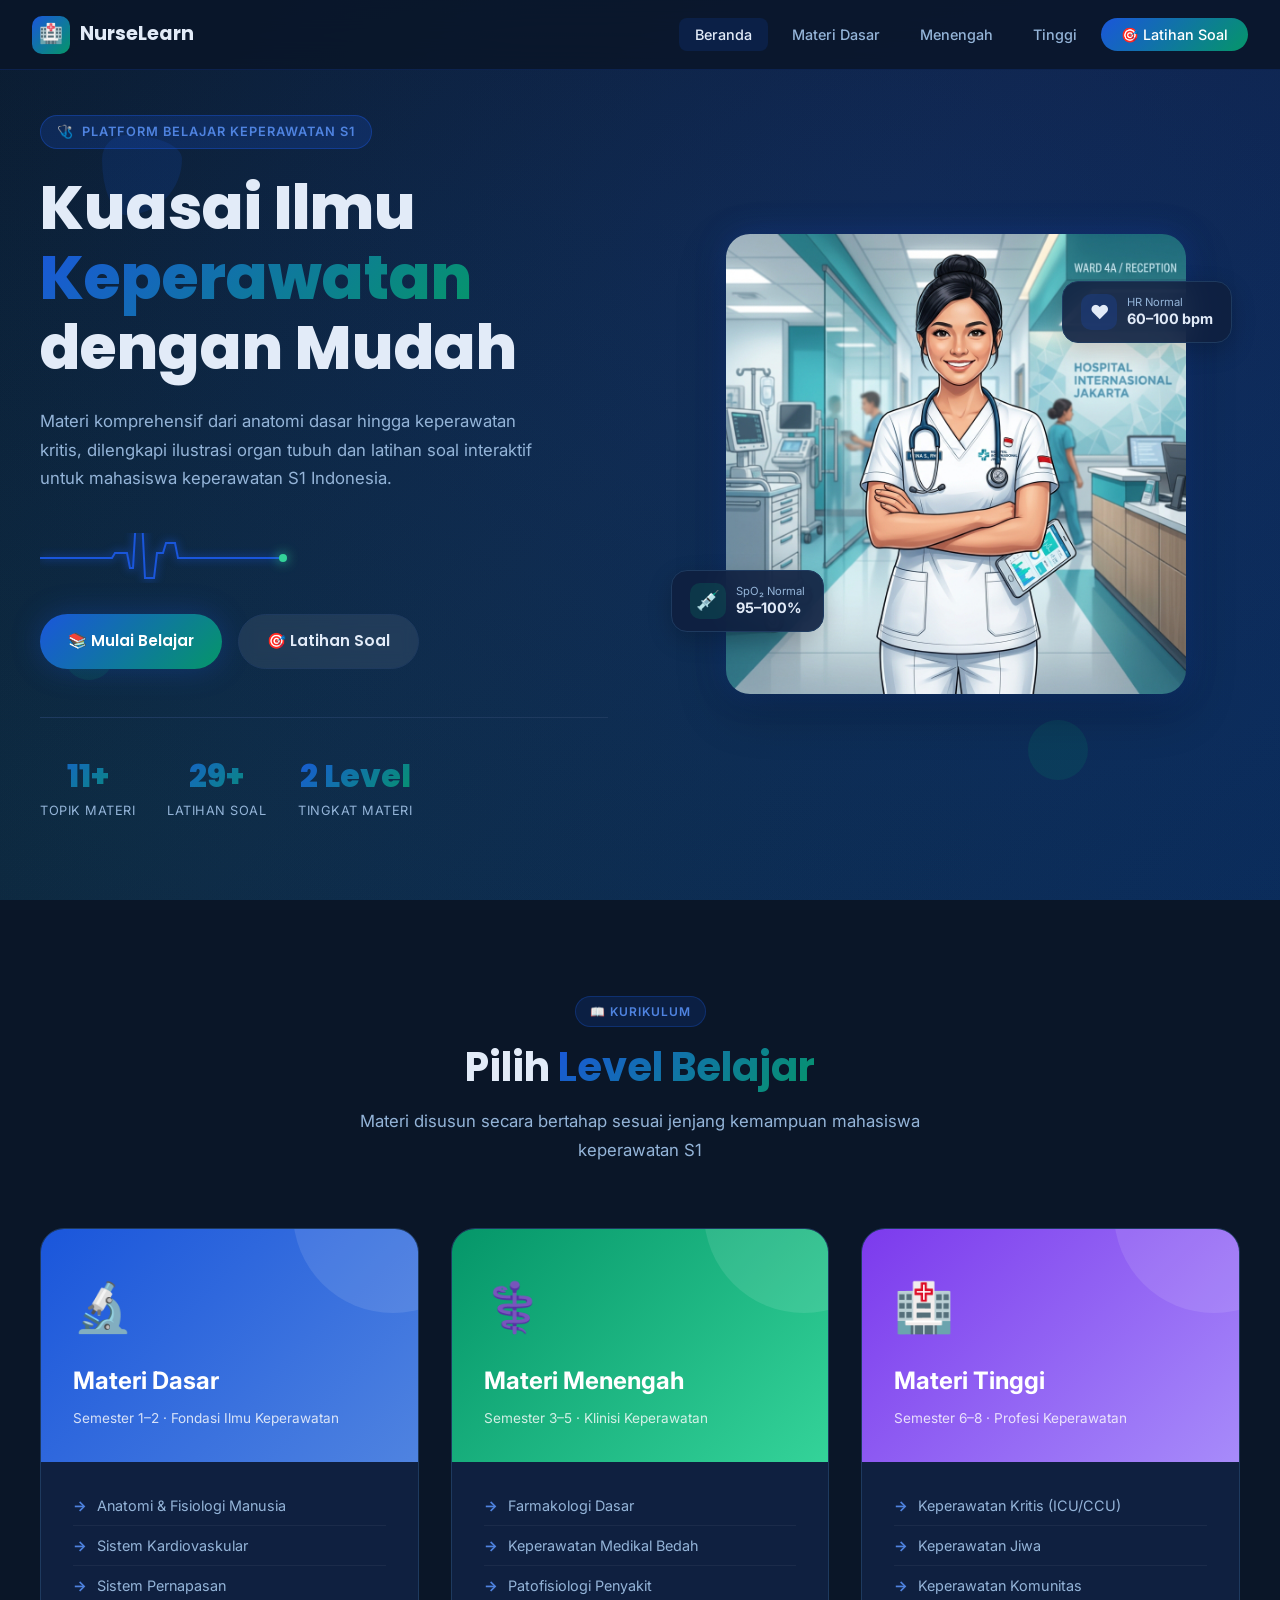
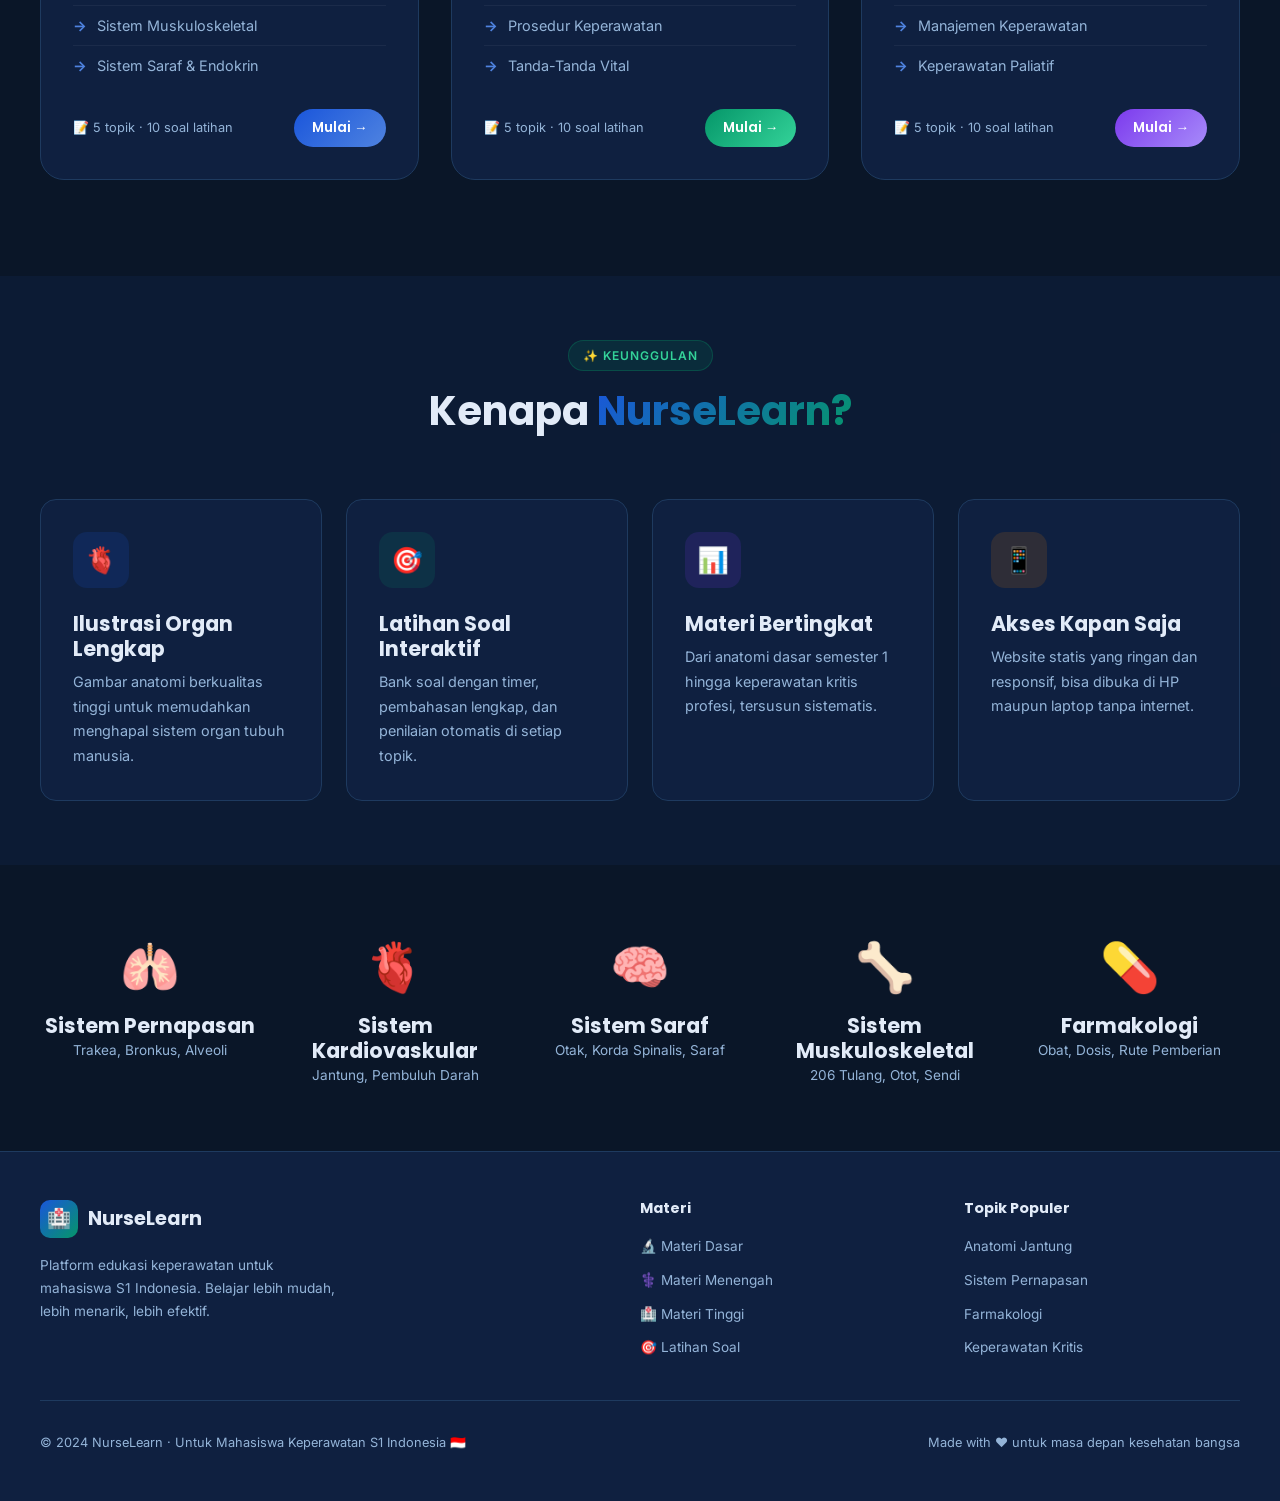
<file: index.html>
<!DOCTYPE html>
<html lang="id">
<head>
  <meta charset="UTF-8">
  <meta name="viewport" content="width=device-width, initial-scale=1.0">
  <meta name="description" content="Platform belajar online untuk mahasiswa Keperawatan S1 Indonesia. Materi lengkap dari dasar hingga tinggi, dilengkapi gambar anatomi dan latihan soal interaktif.">
  <title>NurseLearn — Platform Belajar Keperawatan S1</title>
  <link rel="stylesheet" href="css/style.css">
  <link rel="icon" href="data:image/svg+xml,<svg xmlns='http://www.w3.org/2000/svg' viewBox='0 0 100 100'><text y='.9em' font-size='90'>🏥</text></svg>">
</head>
<body>

<!-- NAVBAR -->
<nav class="navbar" id="navbar">
  <a href="index.html" class="nav-logo">
    <div class="logo-icon">🏥</div>
    <span>Nurse<strong>Learn</strong></span>
  </a>
  <ul class="nav-links" id="nav-links">
    <li><a href="index.html" class="active">Beranda</a></li>
    <li><a href="dasar.html">Materi Dasar</a></li>
    <li><a href="menengah.html">Menengah</a></li>
    <li><a href="tinggi.html">Tinggi</a></li>
    <li><a href="quiz.html" class="nav-cta">🎯 Latihan Soal</a></li>
  </ul>
  <div class="hamburger" id="hamburger">
    <span></span><span></span><span></span>
  </div>
</nav>

<!-- HERO SECTION -->
<section class="hero">
  <!-- Floating particles -->
  <div class="particles">
    <div class="particle" style="width:80px;height:80px;background:var(--primary);top:15%;left:8%;--duration:7s;--delay:0s;border-radius:30% 70% 70% 30%/30% 30% 70% 70%;"></div>
    <div class="particle" style="width:50px;height:50px;background:var(--secondary);top:70%;left:5%;--duration:9s;--delay:-3s;"></div>
    <div class="particle" style="width:100px;height:100px;background:var(--primary);top:30%;right:10%;--duration:11s;--delay:-5s;border-radius:50% 50% 30% 70%;"></div>
    <div class="particle" style="width:60px;height:60px;background:var(--secondary);top:80%;right:15%;--duration:8s;--delay:-2s;"></div>
  </div>

  <div class="hero-container">
    <!-- Left: Text -->
    <div class="hero-content">
      <div class="hero-badge">
        <span>🩺</span> Platform Belajar Keperawatan S1
      </div>
      <h1 class="hero-title">
        Kuasai Ilmu<br>
        <span class="gradient-text">Keperawatan</span><br>
        dengan Mudah
      </h1>
      <p class="hero-desc">
        Materi komprehensif dari anatomi dasar hingga keperawatan kritis, dilengkapi ilustrasi organ tubuh dan latihan soal interaktif untuk mahasiswa keperawatan S1 Indonesia.
      </p>

      <!-- EKG Line -->
      <div class="ekg-container" style="margin-bottom:1.5rem;">
        <canvas id="ekg-canvas" width="500" height="50" style="max-width:100%;"></canvas>
      </div>

      <div class="hero-buttons">
        <a href="dasar.html" class="btn btn-primary">
          📚 Mulai Belajar
        </a>
        <a href="quiz.html" class="btn btn-secondary">
          🎯 Latihan Soal
        </a>
      </div>

      <div class="hero-stats">
        <div class="stat-item">
          <div class="stat-number" data-target="12" data-suffix="+" id="stat-materi">0+</div>
          <div class="stat-label">Topik Materi</div>
        </div>
        <div class="stat-item">
          <div class="stat-number" data-target="30" data-suffix="+" id="stat-soal">0+</div>
          <div class="stat-label">Latihan Soal</div>
        </div>
        <div class="stat-item">
          <div class="stat-number" data-target="3" data-suffix=" Level" id="stat-level">0 Level</div>
          <div class="stat-label">Tingkat Materi</div>
        </div>
      </div>
    </div>

    <!-- Right: Visual -->
    <div class="hero-visual">
      <div class="hero-image-wrapper">
        <img src="images/nurse_hero.png" alt="Perawat Profesional" onerror="this.style.display='none'">

        <div class="hero-floating-card card-1">
          <div class="floating-icon" style="background:rgba(26,86,219,0.2);">❤️</div>
          <div class="floating-info">
            <div class="label">HR Normal</div>
            <div class="value">60–100 bpm</div>
          </div>
        </div>

        <div class="hero-floating-card card-2">
          <div class="floating-icon" style="background:rgba(5,150,105,0.2);">💉</div>
          <div class="floating-info">
            <div class="label">SpO₂ Normal</div>
            <div class="value">95–100%</div>
          </div>
        </div>
      </div>
    </div>
  </div>
</section>

<!-- LEVEL SECTION -->
<section class="section" id="materi">
  <div class="section-container">
    <div class="section-header">
      <div class="section-badge blue">📖 Kurikulum</div>
      <h2 class="section-title">Pilih <span class="text-gradient">Level Belajar</span></h2>
      <p class="section-subtitle">Materi disusun secara bertahap sesuai jenjang kemampuan mahasiswa keperawatan S1</p>
    </div>

    <div class="level-cards">
      <!-- Dasar -->
      <div class="level-card dasar" data-aos onclick="window.location='dasar.html'">
        <div class="level-card-header">
          <div class="level-icon">🔬</div>
          <div class="level-title">Materi Dasar</div>
          <div class="level-subtitle">Semester 1–2 · Fondasi Ilmu Keperawatan</div>
        </div>
        <div class="level-card-body">
          <ul class="level-topics">
            <li>Anatomi & Fisiologi Manusia</li>
            <li>Sistem Kardiovaskular</li>
            <li>Sistem Pernapasan</li>
            <li>Sistem Muskuloskeletal</li>
            <li>Sistem Saraf & Endokrin</li>
          </ul>
          <div class="level-meta">
            <span>📝 5 topik · 10 soal latihan</span>
            <a href="dasar.html" class="btn btn-sm" style="background:var(--gradient-dasar);color:white;">Mulai →</a>
          </div>
        </div>
      </div>

      <!-- Menengah -->
      <div class="level-card menengah" data-aos data-aos-delay="200" onclick="window.location='menengah.html'">
        <div class="level-card-header">
          <div class="level-icon">⚕️</div>
          <div class="level-title">Materi Menengah</div>
          <div class="level-subtitle">Semester 3–5 · Klinisi Keperawatan</div>
        </div>
        <div class="level-card-body">
          <ul class="level-topics">
            <li>Farmakologi Dasar</li>
            <li>Keperawatan Medikal Bedah</li>
            <li>Patofisiologi Penyakit</li>
            <li>Prosedur Keperawatan</li>
            <li>Tanda-Tanda Vital</li>
          </ul>
          <div class="level-meta">
            <span>📝 5 topik · 10 soal latihan</span>
            <a href="menengah.html" class="btn btn-sm" style="background:var(--gradient-menengah);color:white;">Mulai →</a>
          </div>
        </div>
      </div>

      <!-- Tinggi -->
      <div class="level-card tinggi" data-aos data-aos-delay="400" onclick="window.location='tinggi.html'">
        <div class="level-card-header">
          <div class="level-icon">🏥</div>
          <div class="level-title">Materi Tinggi</div>
          <div class="level-subtitle">Semester 6–8 · Profesi Keperawatan</div>
        </div>
        <div class="level-card-body">
          <ul class="level-topics">
            <li>Keperawatan Kritis (ICU/CCU)</li>
            <li>Keperawatan Jiwa</li>
            <li>Keperawatan Komunitas</li>
            <li>Manajemen Keperawatan</li>
            <li>Keperawatan Paliatif</li>
          </ul>
          <div class="level-meta">
            <span>📝 5 topik · 10 soal latihan</span>
            <a href="tinggi.html" class="btn btn-sm" style="background:var(--gradient-tinggi);color:white;">Mulai →</a>
          </div>
        </div>
      </div>
    </div>
  </div>
</section>

<!-- FITUR SECTION -->
<section class="section" style="background:rgba(15,32,64,0.5);padding-top:4rem;padding-bottom:4rem;">
  <div class="section-container">
    <div class="section-header">
      <div class="section-badge green">✨ Keunggulan</div>
      <h2 class="section-title">Kenapa <span class="text-gradient">NurseLearn?</span></h2>
    </div>

    <div class="features-grid">
      <div class="card" data-aos>
        <div class="card-icon" style="background:rgba(26,86,219,0.15);">🫀</div>
        <h4 style="color:var(--dark-text);margin-bottom:0.5rem;">Ilustrasi Organ Lengkap</h4>
        <p style="font-size:0.9rem;">Gambar anatomi berkualitas tinggi untuk memudahkan menghapal sistem organ tubuh manusia.</p>
      </div>
      <div class="card" data-aos data-aos-delay="100">
        <div class="card-icon" style="background:rgba(5,150,105,0.15);">🎯</div>
        <h4 style="color:var(--dark-text);margin-bottom:0.5rem;">Latihan Soal Interaktif</h4>
        <p style="font-size:0.9rem;">Bank soal dengan timer, pembahasan lengkap, dan penilaian otomatis di setiap topik.</p>
      </div>
      <div class="card" data-aos data-aos-delay="200">
        <div class="card-icon" style="background:rgba(124,58,237,0.15);">📊</div>
        <h4 style="color:var(--dark-text);margin-bottom:0.5rem;">Materi Bertingkat</h4>
        <p style="font-size:0.9rem;">Dari anatomi dasar semester 1 hingga keperawatan kritis profesi, tersusun sistematis.</p>
      </div>
      <div class="card" data-aos data-aos-delay="300">
        <div class="card-icon" style="background:rgba(217,119,6,0.15);">📱</div>
        <h4 style="color:var(--dark-text);margin-bottom:0.5rem;">Akses Kapan Saja</h4>
        <p style="font-size:0.9rem;">Website statis yang ringan dan responsif, bisa dibuka di HP maupun laptop tanpa internet.</p>
      </div>
    </div>
  </div>
</section>

<!-- QUICK STATS -->
<section class="section" style="padding-top:4rem;padding-bottom:4rem;">
  <div class="section-container">
    <div style="display:grid;grid-template-columns:repeat(auto-fill,minmax(200px,1fr));gap:1.5rem;text-align:center;">
      <div data-aos>
        <div style="font-size:3rem;margin-bottom:0.5rem;">🫁</div>
        <h4 style="color:var(--dark-text);">Sistem Pernapasan</h4>
        <p style="font-size:0.85rem;">Trakea, Bronkus, Alveoli</p>
      </div>
      <div data-aos data-aos-delay="100">
        <div style="font-size:3rem;margin-bottom:0.5rem;">🫀</div>
        <h4 style="color:var(--dark-text);">Sistem Kardiovaskular</h4>
        <p style="font-size:0.85rem;">Jantung, Pembuluh Darah</p>
      </div>
      <div data-aos data-aos-delay="200">
        <div style="font-size:3rem;margin-bottom:0.5rem;">🧠</div>
        <h4 style="color:var(--dark-text);">Sistem Saraf</h4>
        <p style="font-size:0.85rem;">Otak, Korda Spinalis, Saraf</p>
      </div>
      <div data-aos data-aos-delay="300">
        <div style="font-size:3rem;margin-bottom:0.5rem;">🦴</div>
        <h4 style="color:var(--dark-text);">Sistem Muskuloskeletal</h4>
        <p style="font-size:0.85rem;">206 Tulang, Otot, Sendi</p>
      </div>
      <div data-aos data-aos-delay="400">
        <div style="font-size:3rem;margin-bottom:0.5rem;">💊</div>
        <h4 style="color:var(--dark-text);">Farmakologi</h4>
        <p style="font-size:0.85rem;">Obat, Dosis, Rute Pemberian</p>
      </div>
    </div>
  </div>
</section>

<!-- FOOTER -->
<footer>
  <div class="footer-container">
    <div class="footer-brand">
      <div class="nav-logo" style="margin-bottom:1rem;">
        <div class="logo-icon">🏥</div>
        <span>Nurse<strong>Learn</strong></span>
      </div>
      <p>Platform edukasi keperawatan untuk mahasiswa S1 Indonesia. Belajar lebih mudah, lebih menarik, lebih efektif.</p>
    </div>
    <div class="footer-links">
      <h6>Materi</h6>
      <ul>
        <li><a href="dasar.html">🔬 Materi Dasar</a></li>
        <li><a href="menengah.html">⚕️ Materi Menengah</a></li>
        <li><a href="tinggi.html">🏥 Materi Tinggi</a></li>
        <li><a href="quiz.html">🎯 Latihan Soal</a></li>
      </ul>
    </div>
    <div class="footer-links">
      <h6>Topik Populer</h6>
      <ul>
        <li><a href="dasar.html">Anatomi Jantung</a></li>
        <li><a href="dasar.html">Sistem Pernapasan</a></li>
        <li><a href="menengah.html">Farmakologi</a></li>
        <li><a href="tinggi.html">Keperawatan Kritis</a></li>
      </ul>
    </div>
  </div>
  <div class="footer-bottom">
    <span>© 2024 NurseLearn · Untuk Mahasiswa Keperawatan S1 Indonesia 🇮🇩</span>
    <span>Made with ❤️ untuk masa depan kesehatan bangsa</span>
  </div>
</footer>

<script src="js/main.js"></script>
</body>
</html>
</file>
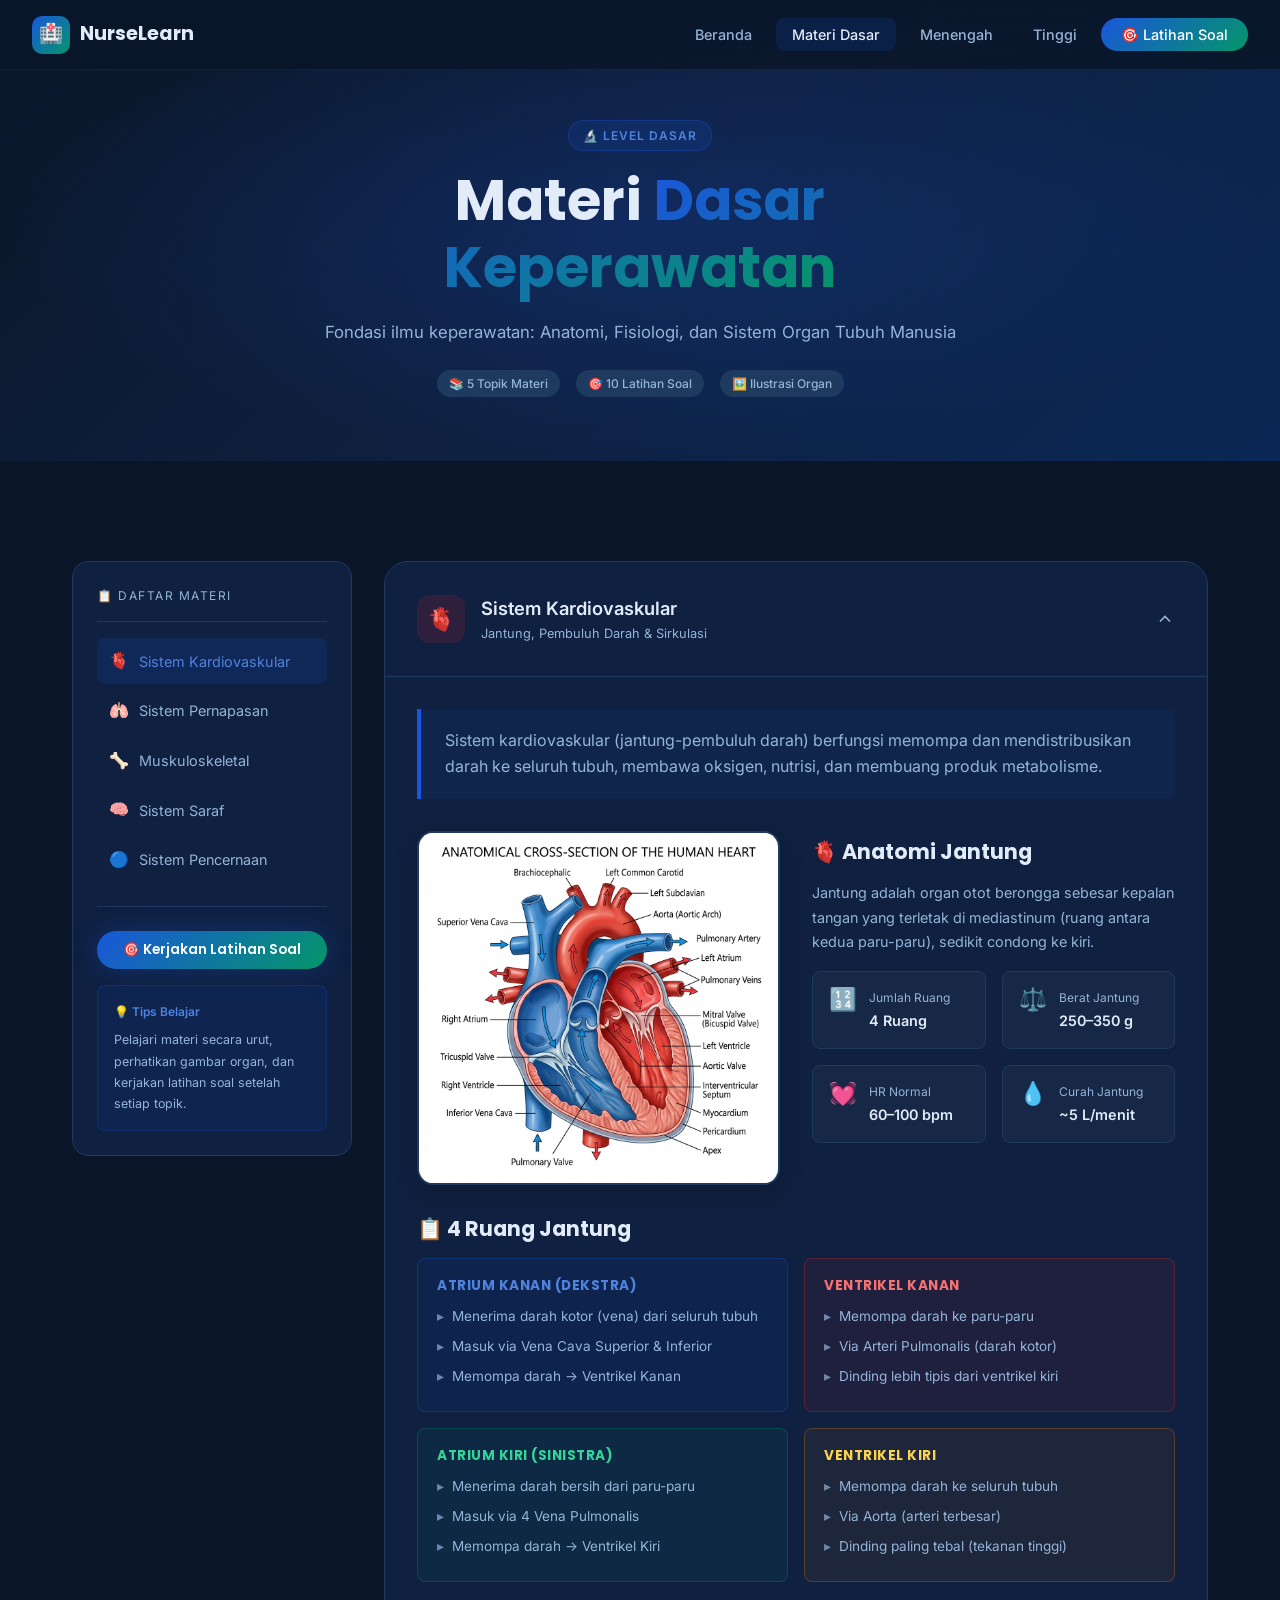
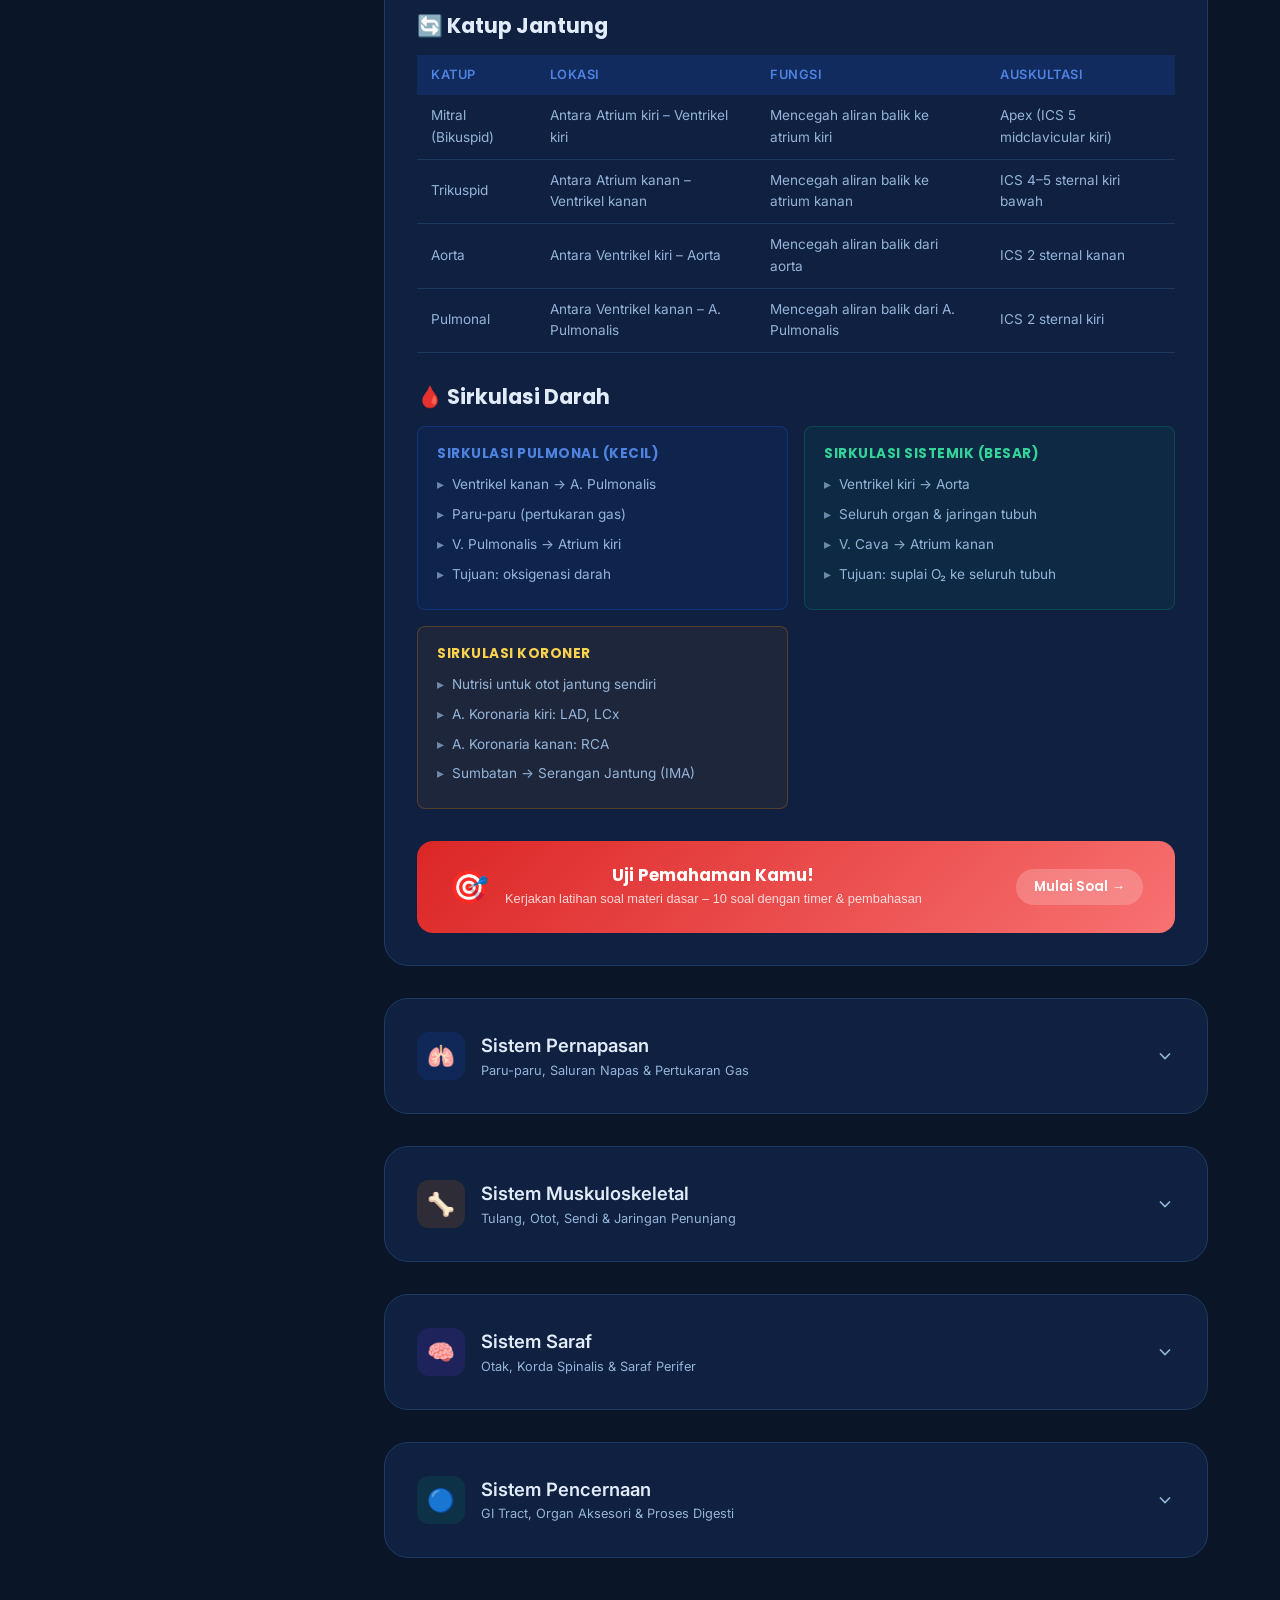
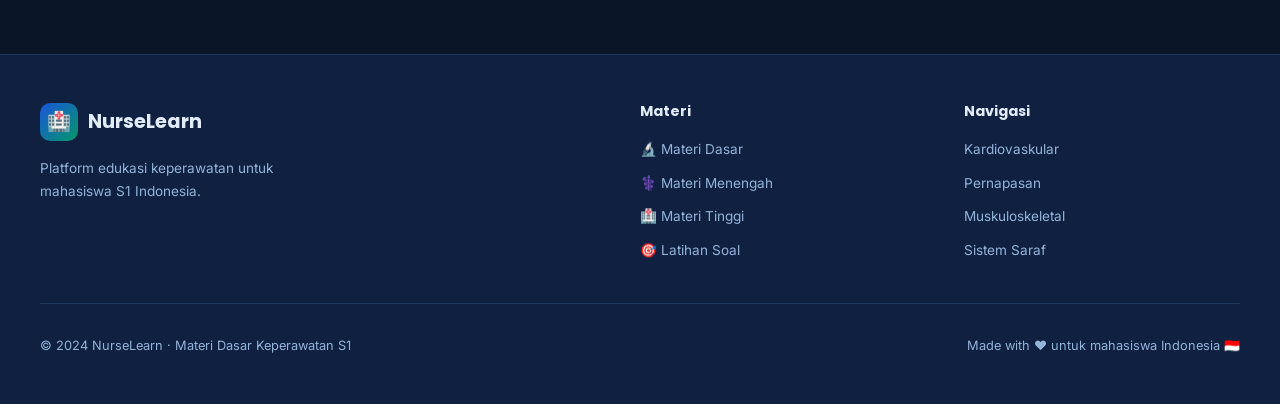
<file: dasar.html>
<!DOCTYPE html>
<html lang="id">
<head>
  <meta charset="UTF-8">
  <meta name="viewport" content="width=device-width, initial-scale=1.0">
  <meta name="description" content="Materi dasar keperawatan S1: Anatomi fisiologi, sistem kardiovaskular, sistem pernapasan, muskuloskeletal, dan sistem saraf. Dilengkapi gambar organ dan latihan soal.">
  <title>Materi Dasar — NurseLearn Keperawatan S1</title>
  <link rel="stylesheet" href="css/style.css">
  <link rel="icon" href="data:image/svg+xml,<svg xmlns='http://www.w3.org/2000/svg' viewBox='0 0 100 100'><text y='.9em' font-size='90'>🔬</text></svg>">
</head>
<body>

<!-- NAVBAR -->
<nav class="navbar" id="navbar">
  <a href="index.html" class="nav-logo">
    <div class="logo-icon">🏥</div>
    <span>Nurse<strong>Learn</strong></span>
  </a>
  <ul class="nav-links" id="nav-links">
    <li><a href="index.html">Beranda</a></li>
    <li><a href="dasar.html" class="active">Materi Dasar</a></li>
    <li><a href="menengah.html">Menengah</a></li>
    <li><a href="tinggi.html">Tinggi</a></li>
    <li><a href="quiz.html" class="nav-cta">🎯 Latihan Soal</a></li>
  </ul>
  <div class="hamburger" id="hamburger"><span></span><span></span><span></span></div>
</nav>

<!-- PAGE HEADER -->
<div class="page-header">
  <div class="page-header-content">
    <div class="section-badge blue" style="margin:0 auto 1rem;">🔬 Level Dasar</div>
    <h1>Materi <span class="text-gradient">Dasar Keperawatan</span></h1>
    <p style="color:var(--dark-subtext);margin-top:1rem;font-size:1.05rem;">Fondasi ilmu keperawatan: Anatomi, Fisiologi, dan Sistem Organ Tubuh Manusia</p>
    <div style="display:flex;gap:1rem;justify-content:center;flex-wrap:wrap;margin-top:1.5rem;">
      <span class="chip">📚 5 Topik Materi</span>
      <span class="chip">🎯 10 Latihan Soal</span>
      <span class="chip">🖼️ Ilustrasi Organ</span>
    </div>
  </div>
</div>

<!-- MAIN LAYOUT -->
<div class="materi-layout">
  <!-- SIDEBAR -->
  <aside class="sidebar">
    <div class="sidebar-title">📋 Daftar Materi</div>
    <ul class="sidebar-nav">
      <li><a href="#kardiovaskular" class="active"><span class="nav-icon">🫀</span> Sistem Kardiovaskular</a></li>
      <li><a href="#pernapasan"><span class="nav-icon">🫁</span> Sistem Pernapasan</a></li>
      <li><a href="#muskuloskeletal"><span class="nav-icon">🦴</span> Muskuloskeletal</a></li>
      <li><a href="#saraf"><span class="nav-icon">🧠</span> Sistem Saraf</a></li>
      <li><a href="#pencernaan"><span class="nav-icon">🔵</span> Sistem Pencernaan</a></li>
    </ul>
    <hr class="divider">
    <a href="quiz.html?level=dasar" class="btn btn-primary btn-sm w-100" style="justify-content:center;">🎯 Kerjakan Latihan Soal</a>
    <div style="margin-top:1rem;padding:1rem;background:rgba(26,86,219,0.1);border-radius:var(--border-radius-sm);border:1px solid rgba(26,86,219,0.2);">
      <div style="font-size:0.75rem;color:var(--primary-light);font-weight:600;margin-bottom:0.5rem;">💡 Tips Belajar</div>
      <p style="font-size:0.78rem;color:var(--dark-subtext);margin:0;">Pelajari materi secara urut, perhatikan gambar organ, dan kerjakan latihan soal setelah setiap topik.</p>
    </div>
  </aside>

  <!-- CONTENT -->
  <main class="materi-content">

    <!-- ========== 1. SISTEM KARDIOVASKULAR ========== -->
    <div class="materi-section" id="kardiovaskular">
      <div class="materi-section-header">
        <div class="materi-header-left">
          <div class="materi-section-icon" style="background:rgba(220,38,38,0.15);">🫀</div>
          <div>
            <div class="materi-section-title">Sistem Kardiovaskular</div>
            <div class="materi-section-subtitle">Jantung, Pembuluh Darah & Sirkulasi</div>
          </div>
        </div>
        <svg class="accordion-arrow" width="20" height="20" viewBox="0 0 24 24" fill="none" stroke="currentColor" stroke-width="2"><polyline points="6 9 12 15 18 9"/></svg>
      </div>
      <div class="materi-section-body">
        <div class="content-intro">
          Sistem kardiovaskular (jantung-pembuluh darah) berfungsi memompa dan mendistribusikan darah ke seluruh tubuh, membawa oksigen, nutrisi, dan membuang produk metabolisme.
        </div>

        <div class="diagram-container">
          <div class="diagram-img">
            <img src="images/heart.png" alt="Anatomi Jantung Manusia" style="max-height:350px;object-fit:contain;background:#fff;">
          </div>
          <div class="diagram-text">
            <h4>🫀 Anatomi Jantung</h4>
            <p>Jantung adalah organ otot berongga sebesar kepalan tangan yang terletak di mediastinum (ruang antara kedua paru-paru), sedikit condong ke kiri.</p>
            <div class="key-facts" style="grid-template-columns:1fr 1fr;">
              <div class="fact-item">
                <span class="fact-icon">🔢</span>
                <div><div class="fact-label">Jumlah Ruang</div><div class="fact-value">4 Ruang</div></div>
              </div>
              <div class="fact-item">
                <span class="fact-icon">⚖️</span>
                <div><div class="fact-label">Berat Jantung</div><div class="fact-value">250–350 g</div></div>
              </div>
              <div class="fact-item">
                <span class="fact-icon">💓</span>
                <div><div class="fact-label">HR Normal</div><div class="fact-value">60–100 bpm</div></div>
              </div>
              <div class="fact-item">
                <span class="fact-icon">💧</span>
                <div><div class="fact-label">Curah Jantung</div><div class="fact-value">~5 L/menit</div></div>
              </div>
            </div>
          </div>
        </div>

        <h4 style="color:var(--dark-text);margin-bottom:1rem;">📋 4 Ruang Jantung</h4>
        <div class="info-grid">
          <div class="info-box blue">
            <h5>Atrium Kanan (Dekstra)</h5>
            <ul>
              <li>Menerima darah kotor (vena) dari seluruh tubuh</li>
              <li>Masuk via Vena Cava Superior & Inferior</li>
              <li>Memompa darah → Ventrikel Kanan</li>
            </ul>
          </div>
          <div class="info-box red">
            <h5>Ventrikel Kanan</h5>
            <ul>
              <li>Memompa darah ke paru-paru</li>
              <li>Via Arteri Pulmonalis (darah kotor)</li>
              <li>Dinding lebih tipis dari ventrikel kiri</li>
            </ul>
          </div>
          <div class="info-box green">
            <h5>Atrium Kiri (Sinistra)</h5>
            <ul>
              <li>Menerima darah bersih dari paru-paru</li>
              <li>Masuk via 4 Vena Pulmonalis</li>
              <li>Memompa darah → Ventrikel Kiri</li>
            </ul>
          </div>
          <div class="info-box orange">
            <h5>Ventrikel Kiri</h5>
            <ul>
              <li>Memompa darah ke seluruh tubuh</li>
              <li>Via Aorta (arteri terbesar)</li>
              <li>Dinding paling tebal (tekanan tinggi)</li>
            </ul>
          </div>
        </div>

        <h4 style="color:var(--dark-text);margin-bottom:1rem;">🔄 Katup Jantung</h4>
        <table class="materi-table">
          <thead>
            <tr><th>Katup</th><th>Lokasi</th><th>Fungsi</th><th>Auskultasi</th></tr>
          </thead>
          <tbody>
            <tr><td>Mitral (Bikuspid)</td><td>Antara Atrium kiri – Ventrikel kiri</td><td>Mencegah aliran balik ke atrium kiri</td><td>Apex (ICS 5 midclavicular kiri)</td></tr>
            <tr><td>Trikuspid</td><td>Antara Atrium kanan – Ventrikel kanan</td><td>Mencegah aliran balik ke atrium kanan</td><td>ICS 4–5 sternal kiri bawah</td></tr>
            <tr><td>Aorta</td><td>Antara Ventrikel kiri – Aorta</td><td>Mencegah aliran balik dari aorta</td><td>ICS 2 sternal kanan</td></tr>
            <tr><td>Pulmonal</td><td>Antara Ventrikel kanan – A. Pulmonalis</td><td>Mencegah aliran balik dari A. Pulmonalis</td><td>ICS 2 sternal kiri</td></tr>
          </tbody>
        </table>

        <h4 style="color:var(--dark-text);margin-bottom:1rem;">🩸 Sirkulasi Darah</h4>
        <div class="info-grid">
          <div class="info-box blue">
            <h5>Sirkulasi Pulmonal (Kecil)</h5>
            <ul>
              <li>Ventrikel kanan → A. Pulmonalis</li>
              <li>Paru-paru (pertukaran gas)</li>
              <li>V. Pulmonalis → Atrium kiri</li>
              <li>Tujuan: oksigenasi darah</li>
            </ul>
          </div>
          <div class="info-box green">
            <h5>Sirkulasi Sistemik (Besar)</h5>
            <ul>
              <li>Ventrikel kiri → Aorta</li>
              <li>Seluruh organ & jaringan tubuh</li>
              <li>V. Cava → Atrium kanan</li>
              <li>Tujuan: suplai O₂ ke seluruh tubuh</li>
            </ul>
          </div>
          <div class="info-box orange">
            <h5>Sirkulasi Koroner</h5>
            <ul>
              <li>Nutrisi untuk otot jantung sendiri</li>
              <li>A. Koronaria kiri: LAD, LCx</li>
              <li>A. Koronaria kanan: RCA</li>
              <li>Sumbatan → Serangan Jantung (IMA)</li>
            </ul>
          </div>
        </div>

        <button class="quiz-cta" onclick="openQuiz('dasar')">
          <div class="quiz-cta-left">
            <div class="quiz-cta-icon">🎯</div>
            <div>
              <h4>Uji Pemahaman Kamu!</h4>
              <p>Kerjakan latihan soal materi dasar – 10 soal dengan timer & pembahasan</p>
            </div>
          </div>
          <a class="btn btn-sm">Mulai Soal →</a>
        </button>
      </div>
    </div>

    <!-- ========== 2. SISTEM PERNAPASAN ========== -->
    <div class="materi-section" id="pernapasan">
      <div class="materi-section-header">
        <div class="materi-header-left">
          <div class="materi-section-icon" style="background:rgba(26,86,219,0.15);">🫁</div>
          <div>
            <div class="materi-section-title">Sistem Pernapasan</div>
            <div class="materi-section-subtitle">Paru-paru, Saluran Napas & Pertukaran Gas</div>
          </div>
        </div>
        <svg class="accordion-arrow" width="20" height="20" viewBox="0 0 24 24" fill="none" stroke="currentColor" stroke-width="2"><polyline points="6 9 12 15 18 9"/></svg>
      </div>
      <div class="materi-section-body">
        <div class="content-intro">
          Sistem pernapasan berfungsi untuk pertukaran gas antara tubuh dengan lingkungan: memasukkan O₂ (oksigen) ke dalam darah dan mengeluarkan CO₂ (karbon dioksida) dari darah.
        </div>

        <div class="diagram-container">
          <div class="diagram-img">
            <img src="images/respiratory.png" alt="Sistem Pernapasan" style="max-height:350px;object-fit:contain;background:#fff;">
          </div>
          <div class="diagram-text">
            <h4>🫁 Anatomi Sistem Pernapasan</h4>
            <p>Sistem pernapasan dibagi menjadi saluran napas atas (hidung, faring, laring) dan saluran napas bawah (trakea, bronkus, bronkiolus, alveoli, paru-paru).</p>
            <div class="key-facts" style="grid-template-columns:1fr 1fr;">
              <div class="fact-item"><span class="fact-icon">🔢</span><div><div class="fact-label">Jumlah Alveoli</div><div class="fact-value">~300 juta</div></div></div>
              <div class="fact-item"><span class="fact-icon">📐</span><div><div class="fact-label">Luas Permukaan</div><div class="fact-value">70–80 m²</div></div></div>
              <div class="fact-item"><span class="fact-icon">💨</span><div><div class="fact-label">RR Normal Dewasa</div><div class="fact-value">12–20 x/mnt</div></div></div>
              <div class="fact-item"><span class="fact-icon">🌬️</span><div><div class="fact-label">Volume Tidal</div><div class="fact-value">~500 mL</div></div></div>
            </div>
          </div>
        </div>

        <h4 style="color:var(--dark-text);margin-bottom:1rem;">📍 Struktur Saluran Napas</h4>
        <div class="info-grid" style="grid-template-columns:repeat(auto-fill,minmax(220px,1fr));">
          <div class="info-box blue">
            <h5>Saluran Napas Atas</h5>
            <ul>
              <li>Hidung (cavum nasi) — filter, hangatkan, lembabkan</li>
              <li>Faring (nasofaring, orofaring, laringofaring)</li>
              <li>Laring (kotak suara) — epiglotis mencegah aspirasi</li>
            </ul>
          </div>
          <div class="info-box green">
            <h5>Trakea & Bronkus</h5>
            <ul>
              <li>Trakea: panjang 10-12 cm, cincin kartilago C</li>
              <li>Bifurkasio trakea di carina (TH4-5)</li>
              <li>Bronkus utama kanan lebih lurus (risiko aspirasi)</li>
            </ul>
          </div>
          <div class="info-box purple">
            <h5>Bronkiolus & Alveoli</h5>
            <ul>
              <li>Bronkiolus terminalis — tidak ada kartilago</li>
              <li>Alveoli: kantong udara tipis, satu lapis sel</li>
              <li>Dilapisi surfaktan (cegah kolaps)</li>
            </ul>
          </div>
        </div>

        <h4 style="color:var(--dark-text);margin-bottom:1rem;">🔄 Mekanisme Pernapasan</h4>
        <div class="info-grid">
          <div class="info-box blue">
            <h5>Inspirasi (Menghirup)</h5>
            <ul>
              <li>Diafragma kontraksi → turun</li>
              <li>Otot interkostal eksternal kontraksi</li>
              <li>Rongga toraks membesar</li>
              <li>Tekanan intrapleura turun</li>
              <li>Udara masuk ke paru-paru</li>
            </ul>
          </div>
          <div class="info-box orange">
            <h5>Ekspirasi (Menghembuskan)</h5>
            <ul>
              <li>Diafragma relaksasi → naik</li>
              <li>Otot interkostal relaksasi</li>
              <li>Rongga toraks mengecil</li>
              <li>Tekanan intrapleura naik</li>
              <li>Udara keluar dari paru-paru</li>
            </ul>
          </div>
          <div class="info-box green">
            <h5>Pertukaran Gas (Alveoli)</h5>
            <ul>
              <li>O₂ berdifusi dari alveoli → kapiler darah</li>
              <li>CO₂ berdifusi dari darah → alveoli</li>
              <li>Prinsip: difusi tekanan parsial</li>
              <li>PaO₂ normal: 80-100 mmHg</li>
              <li>PaCO₂ normal: 35-45 mmHg</li>
            </ul>
          </div>
        </div>

        <h4 style="color:var(--dark-text);margin-bottom:1rem;">📊 Volume & Kapasitas Paru</h4>
        <table class="materi-table">
          <thead>
            <tr><th>Parameter</th><th>Nilai Normal</th><th>Deskripsi</th></tr>
          </thead>
          <tbody>
            <tr><td>Volume Tidal (TV)</td><td>500 mL</td><td>Volume napas normal satu kali</td></tr>
            <tr><td>Kapasitas Residual Fungsional (FRC)</td><td>2.500 mL</td><td>Volume udara setelah ekspirasi normal</td></tr>
            <tr><td>Kapasitas Vital (VC)</td><td>4.500 mL</td><td>Maksimal ekspirasi setelah inspirasi maksimal</td></tr>
            <tr><td>Kapasitas Total Paru (TLC)</td><td>6.000 mL</td><td>Total kapasitas paru-paru</td></tr>
            <tr><td>Volume Cadangan Ekspirasi (ERV)</td><td>1.200 mL</td><td>Volume tambahan yang dapat diekspirasi paksa</td></tr>
          </tbody>
        </table>

        <button class="quiz-cta" onclick="openQuiz('dasar')">
          <div class="quiz-cta-left">
            <div class="quiz-cta-icon">🎯</div>
            <div><h4>Uji Pemahaman Kamu!</h4><p>10 soal pilihan ganda materi dasar dengan pembahasan</p></div>
          </div>
          <a class="btn btn-sm">Mulai Soal →</a>
        </button>
      </div>
    </div>

    <!-- ========== 3. MUSKULOSKELETAL ========== -->
    <div class="materi-section" id="muskuloskeletal">
      <div class="materi-section-header">
        <div class="materi-header-left">
          <div class="materi-section-icon" style="background:rgba(217,119,6,0.15);">🦴</div>
          <div>
            <div class="materi-section-title">Sistem Muskuloskeletal</div>
            <div class="materi-section-subtitle">Tulang, Otot, Sendi & Jaringan Penunjang</div>
          </div>
        </div>
        <svg class="accordion-arrow" width="20" height="20" viewBox="0 0 24 24" fill="none" stroke="currentColor" stroke-width="2"><polyline points="6 9 12 15 18 9"/></svg>
      </div>
      <div class="materi-section-body">
        <div class="content-intro">
          Sistem muskuloskeletal terdiri dari tulang (206 pada dewasa), otot (>600 jenis), sendi, dan jaringan ikat. Berfungsi untuk gerak, postur, perlindungan organ vital, dan hematopoiesis.
        </div>

        <div class="diagram-container">
          <div class="diagram-img">
            <img src="images/skeleton.png" alt="Skeleton Manusia" style="max-height:400px;object-fit:contain;background:#fff;">
          </div>
          <div class="diagram-text">
            <h4>🦴 Rangka Manusia</h4>
            <p>Sistem rangka terbagi menjadi kerangka aksial (80 tulang: tengkorak, tulang belakang, tulang dada, dan rusuk) dan kerangka apendikular (126 tulang: anggota gerak atas dan bawah).</p>
            <div class="key-facts" style="grid-template-columns:1fr 1fr;">
              <div class="fact-item"><span class="fact-icon">🔢</span><div><div class="fact-label">Total Tulang Dewasa</div><div class="fact-value">206 tulang</div></div></div>
              <div class="fact-item"><span class="fact-icon">💪</span><div><div class="fact-label">Total Otot</div><div class="fact-value">>600 jenis</div></div></div>
              <div class="fact-item"><span class="fact-icon">📏</span><div><div class="fact-label">Tulang Terpanjang</div><div class="fact-value">Femur (paha)</div></div></div>
              <div class="fact-item"><span class="fact-icon">🔍</span><div><div class="fact-label">Tulang Terkecil</div><div class="fact-value">Stapes (telinga)</div></div></div>
            </div>
          </div>
        </div>

        <h4 style="color:var(--dark-text);margin-bottom:1rem;">🗂️ Klasifikasi Tulang</h4>
        <div class="info-grid">
          <div class="info-box blue">
            <h5>Berdasarkan Bentuk</h5>
            <ul>
              <li>Tulang panjang: femur, humerus, tibia</li>
              <li>Tulang pendek: karpal, tarsal</li>
              <li>Tulang pipih: sternum, skapula, tulang tengkorak</li>
              <li>Tulang ireguler: vertebra, tulang wajah</li>
              <li>Tulang sesamoid: patela</li>
            </ul>
          </div>
          <div class="info-box green">
            <h5>Kerangka Aksial (80 Tulang)</h5>
            <ul>
              <li>Tengkorak: 22 tulang</li>
              <li>Tulang belakang: 26 (C7, T12, L5, S1, Co1)</li>
              <li>Sternum: 3 bagian</li>
              <li>Costae (rusuk): 12 pasang</li>
              <li>Tulang hyoid: 1</li>
            </ul>
          </div>
          <div class="info-box orange">
            <h5>Sendi (Articulatio)</h5>
            <ul>
              <li>Sinartrosis: tidak bergerak (sutura tengkorak)</li>
              <li>Amfiartrosis: gerak terbatas (simfisis pubis)</li>
              <li>Diartrosis: gerak bebas (lutut, bahu, pinggul)</li>
              <li>Tipe diartrosis: peluru, engsel, putar, kondiloid</li>
            </ul>
          </div>
        </div>

        <h4 style="color:var(--dark-text);margin-bottom:1rem;">💪 Jenis Otot Tubuh</h4>
        <table class="materi-table">
          <thead>
            <tr><th>Jenis Otot</th><th>Lokasi</th><th>Kontrol</th><th>Ciri Khas</th></tr>
          </thead>
          <tbody>
            <tr><td>Otot Rangka (Skeletal)</td><td>Melekat pada tulang</td><td>Volunter (sadar)</td><td>Lurik, multinuklei, cepat lelah</td></tr>
            <tr><td>Otot Jantung (Kardiak)</td><td>Dinding jantung</td><td>Involunter (otomatis)</td><td>Lurik, uninuklei, gap junction, tanpa henti</td></tr>
            <tr><td>Otot Polos (Visceral)</td><td>Organ dalam, pembuluh darah</td><td>Involunter</td><td>Tidak lurik, kontraksi lambat & berkelanjutan</td></tr>
          </tbody>
        </table>

        <button class="quiz-cta" onclick="openQuiz('dasar')">
          <div class="quiz-cta-left">
            <div class="quiz-cta-icon">🎯</div>
            <div><h4>Uji Pemahaman Kamu!</h4><p>Latihan soal materi dasar dengan pembahasan lengkap</p></div>
          </div>
          <a class="btn btn-sm">Mulai Soal →</a>
        </button>
      </div>
    </div>

    <!-- ========== 4. SISTEM SARAF ========== -->
    <div class="materi-section" id="saraf">
      <div class="materi-section-header">
        <div class="materi-header-left">
          <div class="materi-section-icon" style="background:rgba(124,58,237,0.15);">🧠</div>
          <div>
            <div class="materi-section-title">Sistem Saraf</div>
            <div class="materi-section-subtitle">Otak, Korda Spinalis & Saraf Perifer</div>
          </div>
        </div>
        <svg class="accordion-arrow" width="20" height="20" viewBox="0 0 24 24" fill="none" stroke="currentColor" stroke-width="2"><polyline points="6 9 12 15 18 9"/></svg>
      </div>
      <div class="materi-section-body">
        <div class="content-intro">
          Sistem saraf merupakan pusat kendali tubuh yang mengatur semua fungsi fisiologis. Terdiri dari SSP (Susunan Saraf Pusat) dan SST (Susunan Saraf Tepi).
        </div>

        <div class="diagram-container">
          <div class="diagram-img">
            <img src="images/brain.png" alt="Anatomi Otak" style="max-height:350px;object-fit:contain;background:#fff;">
          </div>
          <div class="diagram-text">
            <h4>🧠 Otak Manusia</h4>
            <p>Otak manusia terdiri dari serebrum (otak besar), serebelum (otak kecil), dan batang otak. Memiliki berat sekitar 1,3–1,4 kg dan berisi sekitar 86 miliar neuron.</p>
            <div class="key-facts" style="grid-template-columns:1fr 1fr;">
              <div class="fact-item"><span class="fact-icon">⚖️</span><div><div class="fact-label">Berat Otak</div><div class="fact-value">1,3–1,4 kg</div></div></div>
              <div class="fact-item"><span class="fact-icon">🔢</span><div><div class="fact-label">Jumlah Neuron</div><div class="fact-value">~86 miliar</div></div></div>
              <div class="fact-item"><span class="fact-icon">💧</span><div><div class="fact-label">Volume CSF</div><div class="fact-value">~150 mL</div></div></div>
              <div class="fact-item"><span class="fact-icon">🩸</span><div><div class="fact-label">Konsumsi O₂</div><div class="fact-value">20% total tubuh</div></div></div>
            </div>
          </div>
        </div>

        <h4 style="color:var(--dark-text);margin-bottom:1rem;">🗺️ Lobus Serebrum & Fungsinya</h4>
        <div class="info-grid">
          <div class="info-box blue">
            <h5>Lobus Frontal</h5>
            <ul>
              <li>Kepribadian & perilaku</li>
              <li>Perencanaan & pengambilan keputusan</li>
              <li>Bahasa ekspresif (area Broca)</li>
              <li>Korteks motorik primer (gerak volunter)</li>
            </ul>
          </div>
          <div class="info-box green">
            <h5>Lobus Parietal</h5>
            <ul>
              <li>Korteks sensorik somatik</li>
              <li>Persepsi nyeri, suhu, sentuhan</li>
              <li>Orientasi spasial</li>
              <li>Integrasi informasi sensorik</li>
            </ul>
          </div>
          <div class="info-box orange">
            <h5>Lobus Temporal</h5>
            <ul>
              <li>Pendengaran (auditorik)</li>
              <li>Bahasa reseptif (area Wernicke)</li>
              <li>Memori jangka panjang</li>
              <li>Emosi (amigdala)</li>
            </ul>
          </div>
          <div class="info-box purple">
            <h5>Lobus Oksipital</h5>
            <ul>
              <li>Penglihatan (visual korteks)</li>
              <li>Interpretasi visual</li>
              <li>Persepsi warna dan bentuk</li>
            </ul>
          </div>
        </div>

        <button class="quiz-cta" onclick="openQuiz('dasar')">
          <div class="quiz-cta-left">
            <div class="quiz-cta-icon">🎯</div>
            <div><h4>Siap Diuji?</h4><p>Kerjakan 10 soal latihan materi dasar sekarang!</p></div>
          </div>
          <a class="btn btn-sm">Mulai Soal →</a>
        </button>
      </div>
    </div>

    <!-- ========== 5. SISTEM PENCERNAAN ========== -->
    <div class="materi-section" id="pencernaan">
      <div class="materi-section-header">
        <div class="materi-header-left">
          <div class="materi-section-icon" style="background:rgba(5,150,105,0.15);">🔵</div>
          <div>
            <div class="materi-section-title">Sistem Pencernaan</div>
            <div class="materi-section-subtitle">GI Tract, Organ Aksesori & Proses Digesti</div>
          </div>
        </div>
        <svg class="accordion-arrow" width="20" height="20" viewBox="0 0 24 24" fill="none" stroke="currentColor" stroke-width="2"><polyline points="6 9 12 15 18 9"/></svg>
      </div>
      <div class="materi-section-body">
        <div class="content-intro">
          Sistem pencernaan memecah makanan menjadi nutrisi yang dapat diserap tubuh. Terdiri dari saluran GI (mulut → anus) sepanjang ±9 meter dan organ aksesori (hati, pankreas, kandung empedu).
        </div>

        <h4 style="color:var(--dark-text);margin-bottom:1rem;">📍 Organ Pencernaan Urut</h4>
        <div class="info-grid">
          <div class="info-box blue">
            <h5>Mulut → Esofagus</h5>
            <ul>
              <li>Mulut: mastikasi (mengunyah) + amilase saliva</li>
              <li>Faring: persimpangan GI & respirasi</li>
              <li>Esofagus: 25 cm, gerakan peristaltik</li>
              <li>Sfingter esofagus bawah (LES) mencegah refluks</li>
            </ul>
          </div>
          <div class="info-box green">
            <h5>Lambung (Gaster)</h5>
            <ul>
              <li>Kapasitas: 1–1,5 L</li>
              <li>Produksi: HCl (pH 1,5–3,5) + pepsin</li>
              <li>Mencerna protein</li>
              <li>Menghasilkan faktor intrinsik (penyerapan B12)</li>
              <li>Fundus, korpus, antrum, pylorus</li>
            </ul>
          </div>
          <div class="info-box orange">
            <h5>Usus Halus (3 segmen)</h5>
            <ul>
              <li>Duodenum (25 cm): penerima enzim pankreas+empedu</li>
              <li>Jejunum (~2,5 m): penyerapan utama nutrisi</li>
              <li>Ileum (~3,5 m): penyerapan B12 & garam empedu</li>
              <li>Total luas absorpsi: ~250 m² (ada vili & mikrovili)</li>
            </ul>
          </div>
          <div class="info-box purple">
            <h5>Usus Besar & Organ Aksesori</h5>
            <ul>
              <li>Kolon: penyerapan air & elektrolit, pembentukan feses</li>
              <li>Rektum & anus: eliminasi feses</li>
              <li>Hati: produksi empedu, metabolisme, detoksifikasi</li>
              <li>Pankreas: enzim pencernaan + insulin/glukagon</li>
            </ul>
          </div>
        </div>

        <h4 style="color:var(--dark-text);margin-bottom:1rem;">🧪 Enzim Pencernaan Utama</h4>
        <table class="materi-table">
          <thead>
            <tr><th>Enzim</th><th>Sumber</th><th>Substrat</th><th>Produk</th></tr>
          </thead>
          <tbody>
            <tr><td>Amilase saliva</td><td>Kelenjar parotis</td><td>Pati/amilum</td><td>Maltosa, dekstrin</td></tr>
            <tr><td>Pepsin</td><td>Lambung (pepsinogen + HCl)</td><td>Protein</td><td>Polipeptida</td></tr>
            <tr><td>Amilase pankreas</td><td>Pankreas eksokrin</td><td>Pati</td><td>Maltosa</td></tr>
            <tr><td>Lipase pankreas</td><td>Pankreas eksokrin</td><td>Lemak (trigliserida)</td><td>Asam lemak + gliserol</td></tr>
            <tr><td>Tripsin</td><td>Pankreas (tripsinogen)</td><td>Protein</td><td>Asam amino</td></tr>
          </tbody>
        </table>

        <button class="quiz-cta" onclick="openQuiz('dasar')">
          <div class="quiz-cta-left">
            <div class="quiz-cta-icon">🎯</div>
            <div><h4>Selesai Materi Dasar!</h4><p>Uji semua pemahaman kamu dengan 10 soal pilihan ganda</p></div>
          </div>
          <a class="btn btn-sm">Mulai Latihan →</a>
        </button>
      </div>
    </div>

  </main>
</div>

<!-- FOOTER -->
<footer>
  <div class="footer-container">
    <div class="footer-brand">
      <div class="nav-logo" style="margin-bottom:1rem;"><div class="logo-icon">🏥</div><span>Nurse<strong>Learn</strong></span></div>
      <p>Platform edukasi keperawatan untuk mahasiswa S1 Indonesia.</p>
    </div>
    <div class="footer-links">
      <h6>Materi</h6>
      <ul>
        <li><a href="dasar.html">🔬 Materi Dasar</a></li>
        <li><a href="menengah.html">⚕️ Materi Menengah</a></li>
        <li><a href="tinggi.html">🏥 Materi Tinggi</a></li>
        <li><a href="quiz.html">🎯 Latihan Soal</a></li>
      </ul>
    </div>
    <div class="footer-links">
      <h6>Navigasi</h6>
      <ul>
        <li><a href="#kardiovaskular">Kardiovaskular</a></li>
        <li><a href="#pernapasan">Pernapasan</a></li>
        <li><a href="#muskuloskeletal">Muskuloskeletal</a></li>
        <li><a href="#saraf">Sistem Saraf</a></li>
      </ul>
    </div>
  </div>
  <div class="footer-bottom">
    <span>© 2024 NurseLearn · Materi Dasar Keperawatan S1</span>
    <span>Made with ❤️ untuk mahasiswa Indonesia 🇮🇩</span>
  </div>
</footer>

<script src="js/main.js"></script>
</body>
</html>
</file>
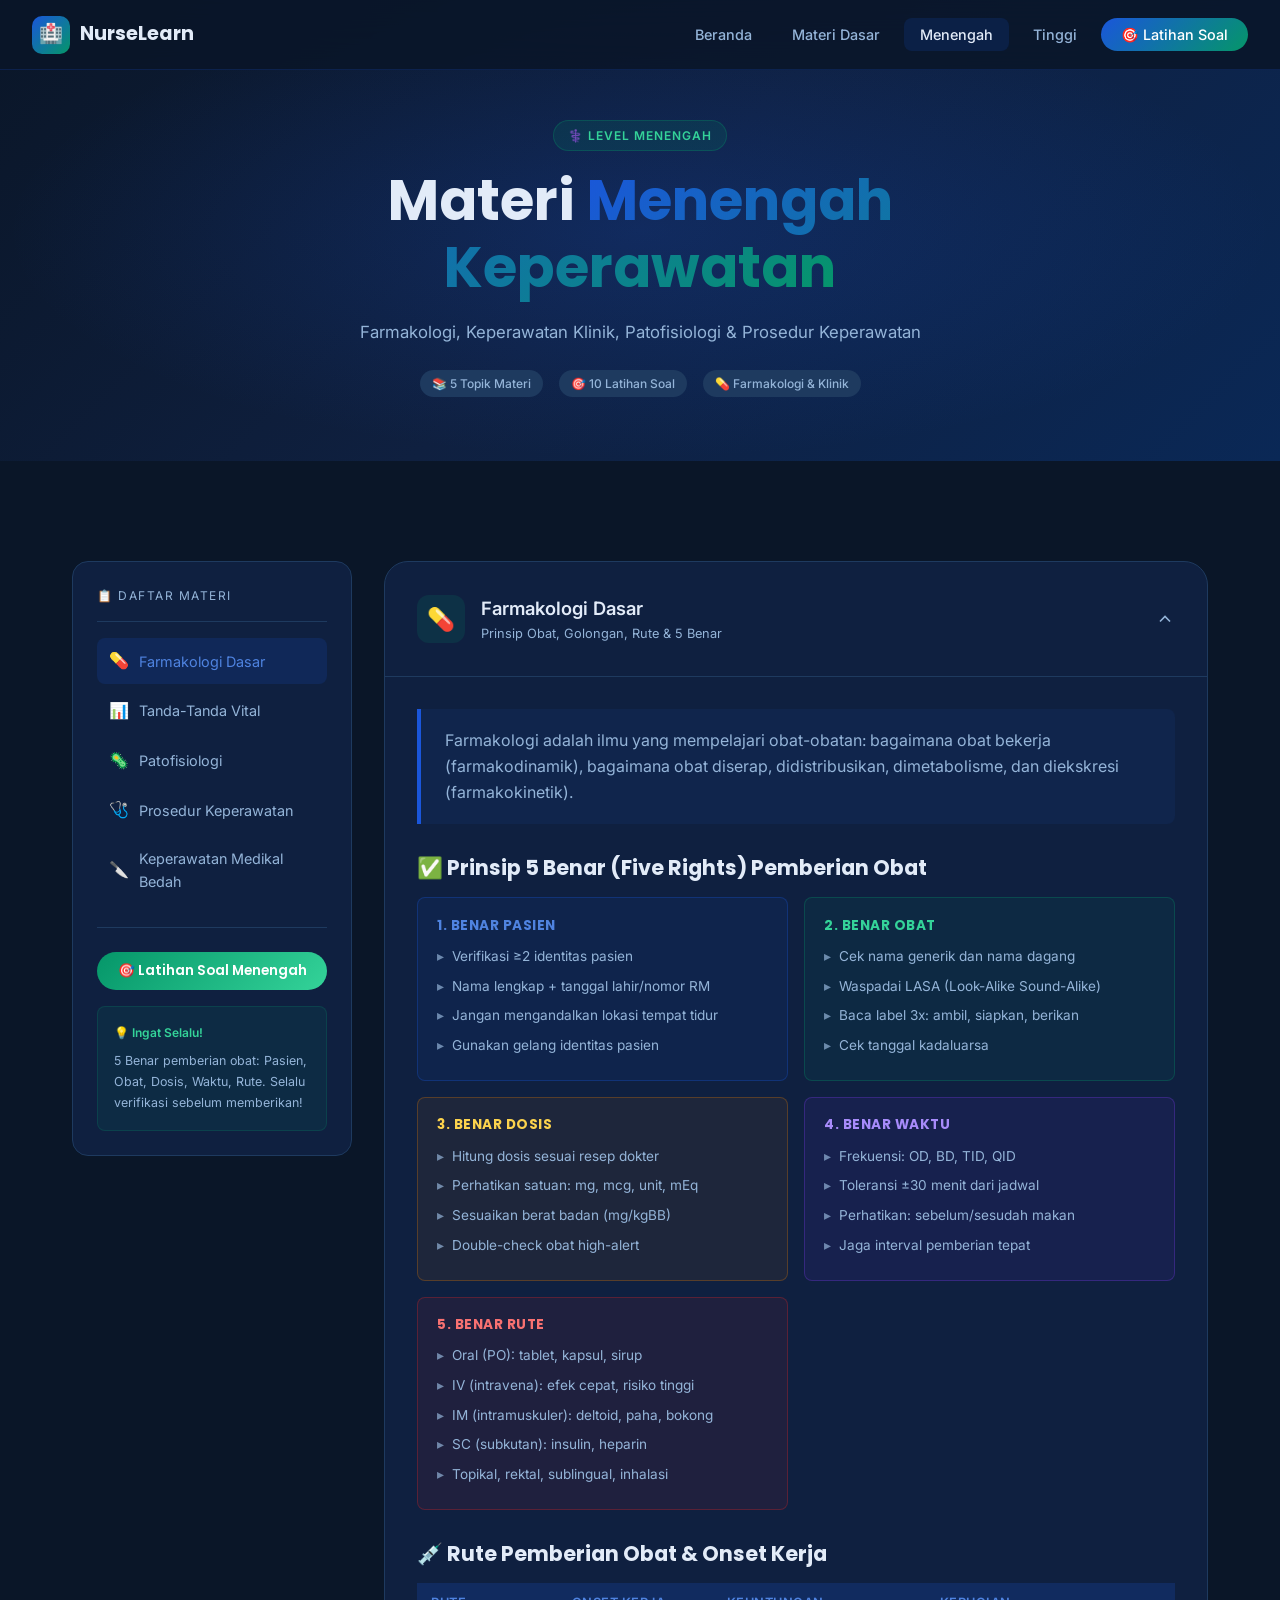
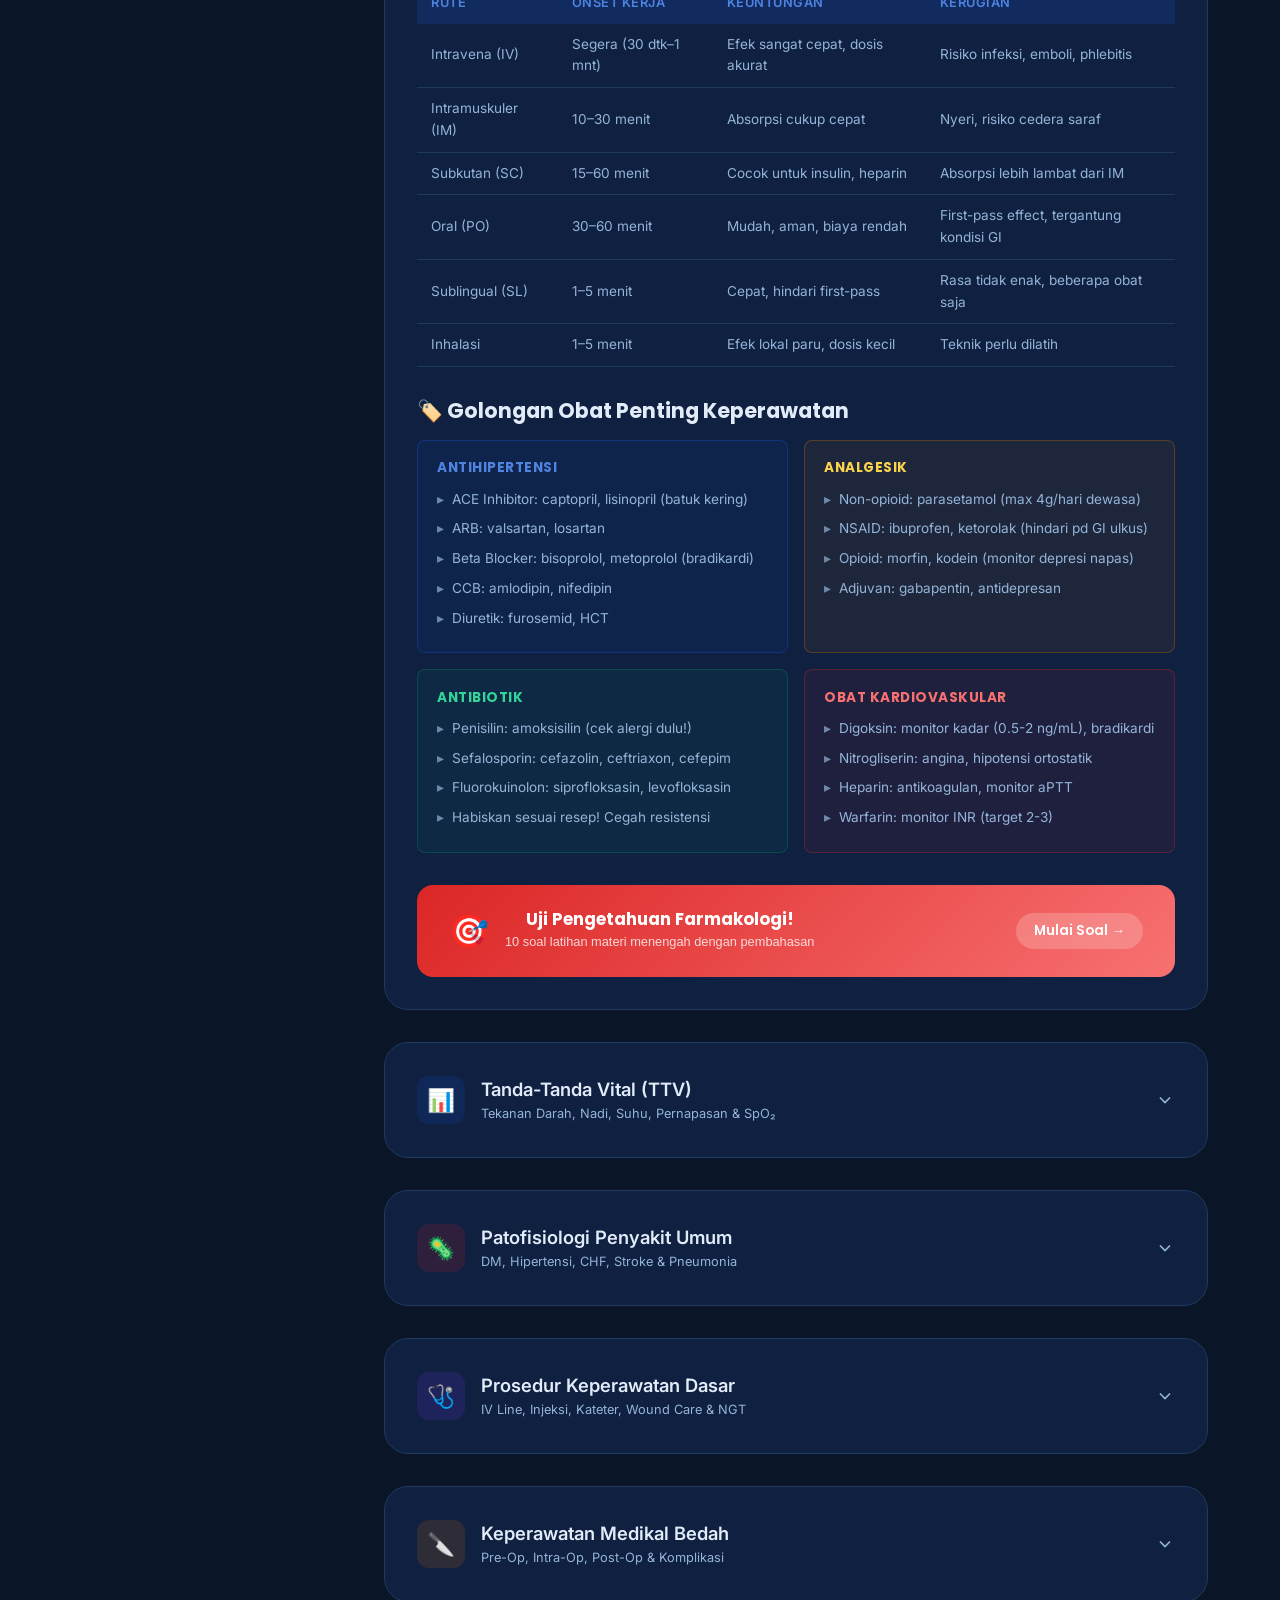
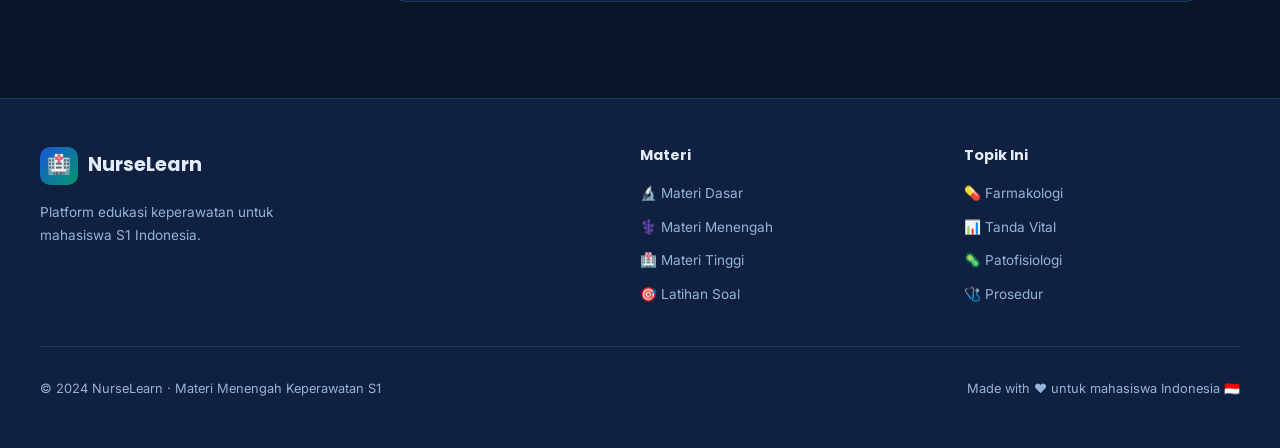
<file: menengah.html>
<!DOCTYPE html>
<html lang="id">
<head>
  <meta charset="UTF-8">
  <meta name="viewport" content="width=device-width, initial-scale=1.0">
  <meta name="description" content="Materi menengah keperawatan S1: Farmakologi dasar, keperawatan medikal bedah, patofisiologi, dan prosedur keperawatan. Dilengkapi latihan soal interaktif.">
  <title>Materi Menengah — NurseLearn Keperawatan S1</title>
  <link rel="stylesheet" href="css/style.css">
  <link rel="icon" href="data:image/svg+xml,<svg xmlns='http://www.w3.org/2000/svg' viewBox='0 0 100 100'><text y='.9em' font-size='90'>⚕️</text></svg>">
</head>
<body>

<!-- NAVBAR -->
<nav class="navbar" id="navbar">
  <a href="index.html" class="nav-logo"><div class="logo-icon">🏥</div><span>Nurse<strong>Learn</strong></span></a>
  <ul class="nav-links" id="nav-links">
    <li><a href="index.html">Beranda</a></li>
    <li><a href="dasar.html">Materi Dasar</a></li>
    <li><a href="menengah.html" class="active">Menengah</a></li>
    <li><a href="tinggi.html">Tinggi</a></li>
    <li><a href="quiz.html" class="nav-cta">🎯 Latihan Soal</a></li>
  </ul>
  <div class="hamburger" id="hamburger"><span></span><span></span><span></span></div>
</nav>

<!-- PAGE HEADER -->
<div class="page-header">
  <div class="page-header-content">
    <div class="section-badge green" style="margin:0 auto 1rem;">⚕️ Level Menengah</div>
    <h1>Materi <span class="text-gradient">Menengah Keperawatan</span></h1>
    <p style="color:var(--dark-subtext);margin-top:1rem;font-size:1.05rem;">Farmakologi, Keperawatan Klinik, Patofisiologi & Prosedur Keperawatan</p>
    <div style="display:flex;gap:1rem;justify-content:center;flex-wrap:wrap;margin-top:1.5rem;">
      <span class="chip">📚 5 Topik Materi</span>
      <span class="chip">🎯 10 Latihan Soal</span>
      <span class="chip">💊 Farmakologi & Klinik</span>
    </div>
  </div>
</div>

<!-- MAIN LAYOUT -->
<div class="materi-layout">
  <!-- SIDEBAR -->
  <aside class="sidebar">
    <div class="sidebar-title">📋 Daftar Materi</div>
    <ul class="sidebar-nav">
      <li><a href="#farmakologi" class="active"><span class="nav-icon">💊</span> Farmakologi Dasar</a></li>
      <li><a href="#tanda-vital"><span class="nav-icon">📊</span> Tanda-Tanda Vital</a></li>
      <li><a href="#patofisiologi"><span class="nav-icon">🦠</span> Patofisiologi</a></li>
      <li><a href="#prosedur"><span class="nav-icon">🩺</span> Prosedur Keperawatan</a></li>
      <li><a href="#medikal-bedah"><span class="nav-icon">🔪</span> Keperawatan Medikal Bedah</a></li>
    </ul>
    <hr class="divider">
    <a href="quiz.html?level=menengah" class="btn btn-sm w-100" style="justify-content:center;background:var(--gradient-menengah);color:white;">🎯 Latihan Soal Menengah</a>
    <div style="margin-top:1rem;padding:1rem;background:rgba(5,150,105,0.1);border-radius:var(--border-radius-sm);border:1px solid rgba(5,150,105,0.2);">
      <div style="font-size:0.75rem;color:var(--secondary-light);font-weight:600;margin-bottom:0.5rem;">💡 Ingat Selalu!</div>
      <p style="font-size:0.78rem;color:var(--dark-subtext);margin:0;">5 Benar pemberian obat: Pasien, Obat, Dosis, Waktu, Rute. Selalu verifikasi sebelum memberikan!</p>
    </div>
  </aside>

  <!-- CONTENT -->
  <main class="materi-content">

    <!-- ========== 1. FARMAKOLOGI ========== -->
    <div class="materi-section" id="farmakologi">
      <div class="materi-section-header">
        <div class="materi-header-left">
          <div class="materi-section-icon" style="background:rgba(5,150,105,0.15);">💊</div>
          <div>
            <div class="materi-section-title">Farmakologi Dasar</div>
            <div class="materi-section-subtitle">Prinsip Obat, Golongan, Rute & 5 Benar</div>
          </div>
        </div>
        <svg class="accordion-arrow" width="20" height="20" viewBox="0 0 24 24" fill="none" stroke="currentColor" stroke-width="2"><polyline points="6 9 12 15 18 9"/></svg>
      </div>
      <div class="materi-section-body">
        <div class="content-intro">
          Farmakologi adalah ilmu yang mempelajari obat-obatan: bagaimana obat bekerja (farmakodinamik), bagaimana obat diserap, didistribusikan, dimetabolisme, dan diekskresi (farmakokinetik).
        </div>

        <h4 style="color:var(--dark-text);margin-bottom:1rem;">✅ Prinsip 5 Benar (Five Rights) Pemberian Obat</h4>
        <div class="info-grid">
          <div class="info-box blue">
            <h5>1. Benar Pasien</h5>
            <ul>
              <li>Verifikasi ≥2 identitas pasien</li>
              <li>Nama lengkap + tanggal lahir/nomor RM</li>
              <li>Jangan mengandalkan lokasi tempat tidur</li>
              <li>Gunakan gelang identitas pasien</li>
            </ul>
          </div>
          <div class="info-box green">
            <h5>2. Benar Obat</h5>
            <ul>
              <li>Cek nama generik dan nama dagang</li>
              <li>Waspadai LASA (Look-Alike Sound-Alike)</li>
              <li>Baca label 3x: ambil, siapkan, berikan</li>
              <li>Cek tanggal kadaluarsa</li>
            </ul>
          </div>
          <div class="info-box orange">
            <h5>3. Benar Dosis</h5>
            <ul>
              <li>Hitung dosis sesuai resep dokter</li>
              <li>Perhatikan satuan: mg, mcg, unit, mEq</li>
              <li>Sesuaikan berat badan (mg/kgBB)</li>
              <li>Double-check obat high-alert</li>
            </ul>
          </div>
          <div class="info-box purple">
            <h5>4. Benar Waktu</h5>
            <ul>
              <li>Frekuensi: OD, BD, TID, QID</li>
              <li>Toleransi ±30 menit dari jadwal</li>
              <li>Perhatikan: sebelum/sesudah makan</li>
              <li>Jaga interval pemberian tepat</li>
            </ul>
          </div>
          <div class="info-box red">
            <h5>5. Benar Rute</h5>
            <ul>
              <li>Oral (PO): tablet, kapsul, sirup</li>
              <li>IV (intravena): efek cepat, risiko tinggi</li>
              <li>IM (intramuskuler): deltoid, paha, bokong</li>
              <li>SC (subkutan): insulin, heparin</li>
              <li>Topikal, rektal, sublingual, inhalasi</li>
            </ul>
          </div>
        </div>

        <h4 style="color:var(--dark-text);margin-bottom:1rem;">💉 Rute Pemberian Obat & Onset Kerja</h4>
        <table class="materi-table">
          <thead>
            <tr><th>Rute</th><th>Onset Kerja</th><th>Keuntungan</th><th>Kerugian</th></tr>
          </thead>
          <tbody>
            <tr><td>Intravena (IV)</td><td>Segera (30 dtk–1 mnt)</td><td>Efek sangat cepat, dosis akurat</td><td>Risiko infeksi, emboli, phlebitis</td></tr>
            <tr><td>Intramuskuler (IM)</td><td>10–30 menit</td><td>Absorpsi cukup cepat</td><td>Nyeri, risiko cedera saraf</td></tr>
            <tr><td>Subkutan (SC)</td><td>15–60 menit</td><td>Cocok untuk insulin, heparin</td><td>Absorpsi lebih lambat dari IM</td></tr>
            <tr><td>Oral (PO)</td><td>30–60 menit</td><td>Mudah, aman, biaya rendah</td><td>First-pass effect, tergantung kondisi GI</td></tr>
            <tr><td>Sublingual (SL)</td><td>1–5 menit</td><td>Cepat, hindari first-pass</td><td>Rasa tidak enak, beberapa obat saja</td></tr>
            <tr><td>Inhalasi</td><td>1–5 menit</td><td>Efek lokal paru, dosis kecil</td><td>Teknik perlu dilatih</td></tr>
          </tbody>
        </table>

        <h4 style="color:var(--dark-text);margin-bottom:1rem;">🏷️ Golongan Obat Penting Keperawatan</h4>
        <div class="info-grid">
          <div class="info-box blue">
            <h5>Antihipertensi</h5>
            <ul>
              <li>ACE Inhibitor: captopril, lisinopril (batuk kering)</li>
              <li>ARB: valsartan, losartan</li>
              <li>Beta Blocker: bisoprolol, metoprolol (bradikardi)</li>
              <li>CCB: amlodipin, nifedipin</li>
              <li>Diuretik: furosemid, HCT</li>
            </ul>
          </div>
          <div class="info-box orange">
            <h5>Analgesik</h5>
            <ul>
              <li>Non-opioid: parasetamol (max 4g/hari dewasa)</li>
              <li>NSAID: ibuprofen, ketorolak (hindari pd GI ulkus)</li>
              <li>Opioid: morfin, kodein (monitor depresi napas)</li>
              <li>Adjuvan: gabapentin, antidepresan</li>
            </ul>
          </div>
          <div class="info-box green">
            <h5>Antibiotik</h5>
            <ul>
              <li>Penisilin: amoksisilin (cek alergi dulu!)</li>
              <li>Sefalosporin: cefazolin, ceftriaxon, cefepim</li>
              <li>Fluorokuinolon: siprofloksasin, levofloksasin</li>
              <li>Habiskan sesuai resep! Cegah resistensi</li>
            </ul>
          </div>
          <div class="info-box red">
            <h5>Obat Kardiovaskular</h5>
            <ul>
              <li>Digoksin: monitor kadar (0.5-2 ng/mL), bradikardi</li>
              <li>Nitrogliserin: angina, hipotensi ortostatik</li>
              <li>Heparin: antikoagulan, monitor aPTT</li>
              <li>Warfarin: monitor INR (target 2-3)</li>
            </ul>
          </div>
        </div>

        <button class="quiz-cta" onclick="openQuiz('menengah')">
          <div class="quiz-cta-left">
            <div class="quiz-cta-icon">🎯</div>
            <div><h4>Uji Pengetahuan Farmakologi!</h4><p>10 soal latihan materi menengah dengan pembahasan</p></div>
          </div>
          <a class="btn btn-sm">Mulai Soal →</a>
        </button>
      </div>
    </div>

    <!-- ========== 2. TANDA VITAL ========== -->
    <div class="materi-section" id="tanda-vital">
      <div class="materi-section-header">
        <div class="materi-header-left">
          <div class="materi-section-icon" style="background:rgba(26,86,219,0.15);">📊</div>
          <div>
            <div class="materi-section-title">Tanda-Tanda Vital (TTV)</div>
            <div class="materi-section-subtitle">Tekanan Darah, Nadi, Suhu, Pernapasan & SpO₂</div>
          </div>
        </div>
        <svg class="accordion-arrow" width="20" height="20" viewBox="0 0 24 24" fill="none" stroke="currentColor" stroke-width="2"><polyline points="6 9 12 15 18 9"/></svg>
      </div>
      <div class="materi-section-body">
        <div class="content-intro">
          Tanda-tanda vital (TTV) adalah pengukuran fisiologis dasar yang mencerminkan status kesehatan seseorang. Pemantauan TTV merupakan keterampilan fundamental setiap perawat.
        </div>

        <h4 style="color:var(--dark-text);margin-bottom:1rem;">📏 Nilai Normal TTV berdasarkan Usia</h4>
        <table class="materi-table">
          <thead>
            <tr><th>Parameter</th><th>Bayi Baru Lahir</th><th>Anak (1-10 th)</th><th>Remaja/Dewasa</th><th>Lansia (>65 th)</th></tr>
          </thead>
          <tbody>
            <tr><td>Tekanan Darah</td><td>60-90/30-60 mmHg</td><td>80-110/50-80 mmHg</td><td>90-120/60-80 mmHg</td><td>Normal dapat ↑ sedikit</td></tr>
            <tr><td>Nadi (HR)</td><td>120-160 x/mnt</td><td>70-110 x/mnt</td><td>60-100 x/mnt</td><td>60-100 x/mnt</td></tr>
            <tr><td>Suhu</td><td>36.5-37.5°C</td><td>36-37.5°C</td><td>36-37.5°C (aksila)</td><td>35.5-37.5°C</td></tr>
            <tr><td>Frekuensi Napas</td><td>40-60 x/mnt</td><td>20-30 x/mnt</td><td>12-20 x/mnt</td><td>12-20 x/mnt</td></tr>
            <tr><td>SpO₂</td><td>95-100%</td><td>95-100%</td><td>95-100%</td><td>95-100%</td></tr>
          </tbody>
        </table>

        <div class="info-grid">
          <div class="info-box red">
            <h5>🆘 Tekanan Darah — Waspada!</h5>
            <ul>
              <li>Hipotensi: TD sistolik &lt;90 mmHg</li>
              <li>Hipertensi Stage 1: ≥130/80 mmHg</li>
              <li>Hipertensi Stage 2: ≥140/90 mmHg</li>
              <li>Krisis hipertensi: ≥180/120 mmHg (DARURAT)</li>
              <li>Ukur posisi duduk setelah istirahat 5 mnt</li>
            </ul>
          </div>
          <div class="info-box orange">
            <h5>💓 Nadi — Nilai Abnormal</h5>
            <ul>
              <li>Bradikardia: &lt;60 x/mnt</li>
              <li>Takikardia: &gt;100 x/mnt</li>
              <li>Raba: arteri radialis (pergelangan tangan)</li>
              <li>Catat: frekuensi, irama, kekuatan, kesamaan</li>
              <li>Irama ireguler → auskultasi apikal 1 menit</li>
            </ul>
          </div>
          <div class="info-box blue">
            <h5>🌡️ Suhu — Interpretasi</h5>
            <ul>
              <li>Hipotermia: &lt;36°C</li>
              <li>Subfebris: 37.5-38°C</li>
              <li>Febris: 38-39°C</li>
              <li>Hiperpireksia: &gt;40°C (DARURAT)</li>
              <li>Cara ukur: aksila, oral, rektal, timpanik</li>
            </ul>
          </div>
          <div class="info-box green">
            <h5>🌬️ Pernapasan — Abnormal</h5>
            <ul>
              <li>Bradipnea: &lt;12 x/mnt</li>
              <li>Takipnea: &gt;20 x/mnt</li>
              <li>Apnea: tidak bernapas (&gt;10 detik)</li>
              <li>Observasi: frekuensi, kedalaman, irama</li>
              <li>Cheyne-Stokes: pada gagal jantung, stroke</li>
            </ul>
          </div>
        </div>

        <button class="quiz-cta" onclick="openQuiz('menengah')">
          <div class="quiz-cta-left">
            <div class="quiz-cta-icon">🎯</div>
            <div><h4>Latihan Soal TTV!</h4><p>Uji pemahaman kamu tentang tanda-tanda vital</p></div>
          </div>
          <a class="btn btn-sm">Mulai Soal →</a>
        </button>
      </div>
    </div>

    <!-- ========== 3. PATOFISIOLOGI ========== -->
    <div class="materi-section" id="patofisiologi">
      <div class="materi-section-header">
        <div class="materi-header-left">
          <div class="materi-section-icon" style="background:rgba(220,38,38,0.15);">🦠</div>
          <div>
            <div class="materi-section-title">Patofisiologi Penyakit Umum</div>
            <div class="materi-section-subtitle">DM, Hipertensi, CHF, Stroke & Pneumonia</div>
          </div>
        </div>
        <svg class="accordion-arrow" width="20" height="20" viewBox="0 0 24 24" fill="none" stroke="currentColor" stroke-width="2"><polyline points="6 9 12 15 18 9"/></svg>
      </div>
      <div class="materi-section-body">
        <div class="content-intro">
          Patofisiologi mempelajari mekanisme terjadinya penyakit di tingkat seluler dan organ. Memahami patofisiologi adalah kunci untuk menetapkan diagnosis keperawatan dan intervensi yang tepat.
        </div>

        <h4 style="color:var(--dark-text);margin-bottom:1rem;">🩸 Diabetes Mellitus (DM)</h4>
        <div class="info-grid">
          <div class="info-box blue">
            <h5>DM Tipe 1</h5>
            <ul>
              <li>Autoimun: destruksi sel beta pankreas</li>
              <li>Defisiensi insulin absolut</li>
              <li>Terjadi pada usia muda</li>
              <li>Membutuhkan insulin seumur hidup</li>
              <li>Risiko KAD (Ketoasidosis Diabetik)</li>
            </ul>
          </div>
          <div class="info-box orange">
            <h5>DM Tipe 2</h5>
            <ul>
              <li>Resistensi insulin + defisiensi relatif</li>
              <li>Faktor risiko: obesitas, usia, genetik</li>
              <li>Trias klasik: poliuria, polidipsia, polifagia</li>
              <li>Gula darah puasa (GDP): ≥126 mg/dL (DM)</li>
              <li>HbA1c: target &lt;7% pada DM terkontrol</li>
            </ul>
          </div>
          <div class="info-box red">
            <h5>Komplikasi Akut DM</h5>
            <ul>
              <li>Hipoglikemia: GDS &lt;70 mg/dL → 15g glukosa oral</li>
              <li>KAD: pH &lt;7.3, bikarbonat &lt;15, ketonemia</li>
              <li>HHS (Hiperosmolar Hiperglikemik Sindrom)</li>
              <li>Monitor: GDS, kesadaran, tanda dehidrasi</li>
            </ul>
          </div>
          <div class="info-box green">
            <h5>Komplikasi Kronis DM</h5>
            <ul>
              <li>Nefropati: proteinuria → gagal ginjal</li>
              <li>Retinopati: kebutaan (cek funduskopi)</li>
              <li>Neuropati: parestesia, luka kaki DM</li>
              <li>Makrovaskular: IMA, stroke, PAD</li>
            </ul>
          </div>
        </div>

        <h4 style="color:var(--dark-text);margin-bottom:1rem;">❤️ Gagal Jantung (CHF) — Mekanisme</h4>
        <div class="info-grid">
          <div class="info-box blue">
            <h5>Gagal Jantung Kiri (ADHF)</h5>
            <ul>
              <li>CO ↓ → hipoperfusi organ</li>
              <li>Tekanan balik → edema paru</li>
              <li>Gejala: ortopnea, PND, ronki basah</li>
              <li>Klasifikasi NYHA: I-IV</li>
            </ul>
          </div>
          <div class="info-box orange">
            <h5>Gagal Jantung Kanan</h5>
            <ul>
              <li>Tekanan balik ke sirkulasi sistemik</li>
              <li>Edema tungkai, asites, JVD</li>
              <li>Hepatomegali (kongesti hepar)</li>
              <li>Sering akibat CHF kiri kronik</li>
            </ul>
          </div>
          <div class="info-box green">
            <h5>Penatalaksanaan Keperawatan CHF</h5>
            <ul>
              <li>Posisi Fowler tinggi (mengurangi dyspnea)</li>
              <li>Monitor intake-output cairan</li>
              <li>Batasi cairan 1-1.5 L/hari</li>
              <li>Timbang BB harian (deteksi retensi cairan)</li>
              <li>Monitor edema, JVP, bunyi napas</li>
            </ul>
          </div>
        </div>

        <button class="quiz-cta" onclick="openQuiz('menengah')">
          <div class="quiz-cta-left">
            <div class="quiz-cta-icon">🎯</div>
            <div><h4>Uji Pemahaman Patofisiologi!</h4><p>10 soal tentang farmakologi, TTV & patofisiologi</p></div>
          </div>
          <a class="btn btn-sm">Mulai Soal →</a>
        </button>
      </div>
    </div>

    <!-- ========== 4. PROSEDUR KEPERAWATAN ========== -->
    <div class="materi-section" id="prosedur">
      <div class="materi-section-header">
        <div class="materi-header-left">
          <div class="materi-section-icon" style="background:rgba(124,58,237,0.15);">🩺</div>
          <div>
            <div class="materi-section-title">Prosedur Keperawatan Dasar</div>
            <div class="materi-section-subtitle">IV Line, Injeksi, Kateter, Wound Care & NGT</div>
          </div>
        </div>
        <svg class="accordion-arrow" width="20" height="20" viewBox="0 0 24 24" fill="none" stroke="currentColor" stroke-width="2"><polyline points="6 9 12 15 18 9"/></svg>
      </div>
      <div class="materi-section-body">
        <div class="content-intro">
          Prosedur keperawatan adalah tindakan klinis yang dilakukan perawat untuk memenuhi kebutuhan pasien. Setiap prosedur harus dilakukan dengan prinsip steril/aseptik dan informed consent.
        </div>

        <h4 style="color:var(--dark-text);margin-bottom:1rem;">💉 Teknik Injeksi</h4>
        <table class="materi-table">
          <thead>
            <tr><th>Jenis</th><th>Jarum</th><th>Sudut</th><th>Lokasi Utama</th><th>Volume Maks</th></tr>
          </thead>
          <tbody>
            <tr><td>Intrakutan (IC)</td><td>26-27G pendek</td><td>5-15°</td><td>Lengan bawah anterior (tes alergi/tuberkulin)</td><td>0.1 mL</td></tr>
            <tr><td>Subkutan (SC)</td><td>25-26G, ½ inci</td><td>45-90°</td><td>Perut, paha atas, lengan atas, skapula</td><td>1 mL</td></tr>
            <tr><td>Intramuskuler (IM)</td><td>21-23G, 1-1.5 inci</td><td>90°</td><td>Deltoid, vastus lateralis, dorsogluteal, ventrogluteal</td><td>3-5 mL</td></tr>
            <tr><td>Intravena (IV)</td><td>18-22G</td><td>15-30°</td><td>Vena sefalika, basilika, mediana cubiti, dorsum manus</td><td>Sesuai order</td></tr>
          </tbody>
        </table>

        <div class="info-grid">
          <div class="info-box green">
            <h5>🧪 Pemasangan IV Line — Langkah</h5>
            <ul>
              <li>Informed consent + cuci tangan</li>
              <li>Pasang tourniquet 10-15 cm proksimal</li>
              <li>Desinfeksi 5 cm melingkar → tunggu kering</li>
              <li>Pungsi vena sudut 15-30°, bevel ke atas</li>
              <li>Lihat darah flashback → advance kateter</li>
              <li>Lepas tourniquet → sambung selang → fiksasi</li>
              <li>Atur tetesan, dokumentasi</li>
            </ul>
          </div>
          <div class="info-box blue">
            <h5>🚰 Kateterisasi Urin</h5>
            <ul>
              <li>Indikasi: retensi urin, monitor UO akurat, operasi</li>
              <li>Prinsip steril ketat (CAUTI prevention)</li>
              <li>Ukuran Fr: dewasa wanita 14-16 Fr, pria 16-18 Fr</li>
              <li>Monitor: warna, jumlah, bau urin</li>
              <li>Normal UO: ≥0.5 mL/kgBB/jam</li>
              <li>Lepas sesegera mungkin (risiko CAUTI)</li>
            </ul>
          </div>
          <div class="info-box orange">
            <h5>🩹 Perawatan Luka (Wound Care)</h5>
            <ul>
              <li>Prinsip Moist Wound Healing (luka lembab)</li>
              <li>Klasifikasi luka: akut vs kronik</li>
              <li>Stadium luka tekan: I-IV</li>
              <li>Irigasi dengan NaCl 0.9% (tidak H2O2 rutin)</li>
              <li>Pilih dressing sesuai tipe eksudat</li>
              <li>Frekuensi ganti: sesuai kondisi luka</li>
            </ul>
          </div>
        </div>

        <button class="quiz-cta" onclick="openQuiz('menengah')">
          <div class="quiz-cta-left">
            <div class="quiz-cta-icon">🎯</div>
            <div><h4>Latihan Soal Prosedur!</h4><p>Uji pemahaman prosedur keperawatan dasar</p></div>
          </div>
          <a class="btn btn-sm">Mulai Soal →</a>
        </button>
      </div>
    </div>

    <!-- ========== 5. MEDIKAL BEDAH ========== -->
    <div class="materi-section" id="medikal-bedah">
      <div class="materi-section-header">
        <div class="materi-header-left">
          <div class="materi-section-icon" style="background:rgba(217,119,6,0.15);">🔪</div>
          <div>
            <div class="materi-section-title">Keperawatan Medikal Bedah</div>
            <div class="materi-section-subtitle">Pre-Op, Intra-Op, Post-Op & Komplikasi</div>
          </div>
        </div>
        <svg class="accordion-arrow" width="20" height="20" viewBox="0 0 24 24" fill="none" stroke="currentColor" stroke-width="2"><polyline points="6 9 12 15 18 9"/></svg>
      </div>
      <div class="materi-section-body">
        <div class="content-intro">
          Keperawatan perioperatif mencakup asuhan keperawatan sebelum (pre-operatif), selama (intra-operatif), dan sesudah (post-operatif) prosedur pembedahan untuk mengoptimalkan outcome pasien.
        </div>

        <div class="info-grid">
          <div class="info-box blue">
            <h5>📋 Pre-Operatif (Sebelum Operasi)</h5>
            <ul>
              <li>Informed consent operasi & anestesi</li>
              <li>Puasa: 6 jam makanan padat, 2 jam cairan bening</li>
              <li>Cek lab: DL, elektrolit, koagulasi, fungsi ginjal/hati</li>
              <li>Persiapan area operasi (pencukuran jika perlu)</li>
              <li>Edukasi teknik napas dalam & batuk efektif</li>
              <li>Pasang IV line, kateter sesuai indikasi</li>
              <li>Checklist keselamatan bedah (WHO Surgical Safety)</li>
            </ul>
          </div>
          <div class="info-box green">
            <h5>🏥 Post-Operatif — Pemantauan Utama</h5>
            <ul>
              <li>Airway: pastikan jalan napas bebas</li>
              <li>Monitor TTV tiap 15 mnt (jam pertama)</li>
              <li>Kaji kesadaran: AVPU / GCS</li>
              <li>Monitor perdarahan (luka, drain, HGB)</li>
              <li>Nyeri: skala 0-10 (NRS), berikan analgesik</li>
              <li>Monitor UO ≥0.5 mL/kgBB/jam</li>
              <li>Cegah DVT: mobilisasi dini, kompresi</li>
            </ul>
          </div>
          <div class="info-box red">
            <h5>⚠️ Komplikasi Post-Operatif</h5>
            <ul>
              <li>Perdarahan aktif → evaluasi drain, Hb, TTV</li>
              <li>Atelektasis: napas dalam + incentive spirometer</li>
              <li>Infeksi luka operasi (SSI): tanda REEDA</li>
              <li>DVT/PE: nyeri tungkai, sesak tiba-tiba</li>
              <li>Retensi urin: monitor UO, kaji kandung kemih</li>
              <li>Ileus paralitik: dengarkan bising usus</li>
            </ul>
          </div>
        </div>

        <button class="quiz-cta" onclick="openQuiz('menengah')">
          <div class="quiz-cta-left">
            <div class="quiz-cta-icon">🎯</div>
            <div><h4>Selesai Materi Menengah!</h4><p>Kerjakan 10 soal untuk menguji seluruh pemahaman kamu</p></div>
          </div>
          <a class="btn btn-sm">Mulai Latihan →</a>
        </button>
      </div>
    </div>

  </main>
</div>

<!-- FOOTER -->
<footer>
  <div class="footer-container">
    <div class="footer-brand">
      <div class="nav-logo" style="margin-bottom:1rem;"><div class="logo-icon">🏥</div><span>Nurse<strong>Learn</strong></span></div>
      <p>Platform edukasi keperawatan untuk mahasiswa S1 Indonesia.</p>
    </div>
    <div class="footer-links">
      <h6>Materi</h6>
      <ul>
        <li><a href="dasar.html">🔬 Materi Dasar</a></li>
        <li><a href="menengah.html">⚕️ Materi Menengah</a></li>
        <li><a href="tinggi.html">🏥 Materi Tinggi</a></li>
        <li><a href="quiz.html">🎯 Latihan Soal</a></li>
      </ul>
    </div>
    <div class="footer-links">
      <h6>Topik Ini</h6>
      <ul>
        <li><a href="#farmakologi">💊 Farmakologi</a></li>
        <li><a href="#tanda-vital">📊 Tanda Vital</a></li>
        <li><a href="#patofisiologi">🦠 Patofisiologi</a></li>
        <li><a href="#prosedur">🩺 Prosedur</a></li>
      </ul>
    </div>
  </div>
  <div class="footer-bottom">
    <span>© 2024 NurseLearn · Materi Menengah Keperawatan S1</span>
    <span>Made with ❤️ untuk mahasiswa Indonesia 🇮🇩</span>
  </div>
</footer>

<script src="js/main.js"></script>
</body>
</html>
</file>
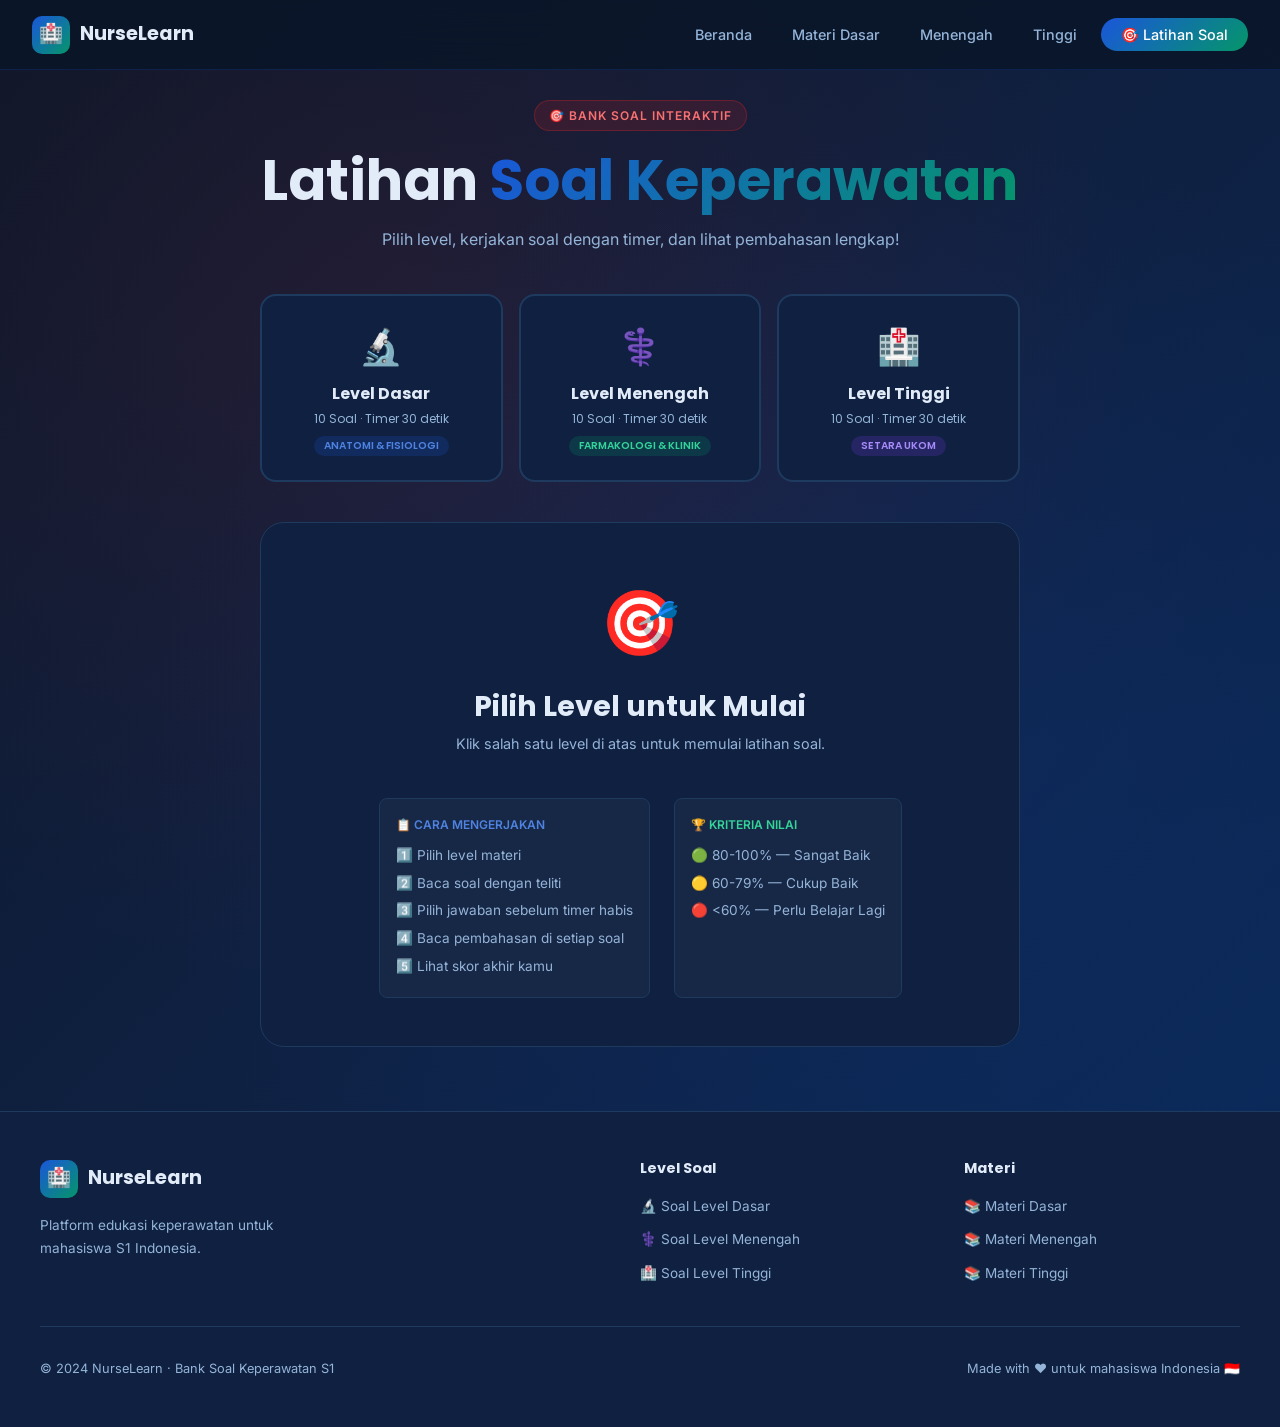
<file: quiz.html>
<!DOCTYPE html>
<html lang="id">
<head>
  <meta charset="UTF-8">
  <meta name="viewport" content="width=device-width, initial-scale=1.0">
  <meta name="description" content="Bank soal latihan keperawatan S1 interaktif. Soal pilihan ganda dengan timer, pembahasan lengkap, untuk level dasar, menengah, dan tinggi (setara UKOM).">
  <title>Latihan Soal — NurseLearn Keperawatan S1</title>
  <link rel="stylesheet" href="css/style.css">
  <link rel="icon" href="data:image/svg+xml,<svg xmlns='http://www.w3.org/2000/svg' viewBox='0 0 100 100'><text y='.9em' font-size='90'>🎯</text></svg>">
  <style>
    body { background: var(--dark-bg); }

    .quiz-page {
      min-height: 100vh;
      padding: 100px 2rem 4rem;
      background: var(--gradient-hero);
      position: relative;
    }

    .quiz-page::before {
      content: '';
      position: absolute;
      inset: 0;
      background: radial-gradient(ellipse at 30% 30%, rgba(220,38,38,0.1) 0%, transparent 60%),
                  radial-gradient(ellipse at 70% 70%, rgba(26,86,219,0.1) 0%, transparent 60%);
      pointer-events: none;
    }

    .quiz-container {
      max-width: 760px;
      margin: 0 auto;
      position: relative;
      z-index: 1;
    }

    .quiz-hero-header {
      text-align: center;
      margin-bottom: 2.5rem;
    }

    .quiz-hero-header h1 { margin-bottom: 0.75rem; }
    .quiz-hero-header p { font-size: 1rem; color: var(--dark-subtext); }

    /* Level selector enhanced */
    .quiz-level-selector {
      display: grid;
      grid-template-columns: repeat(3, 1fr);
      gap: 1rem;
      margin-bottom: 2.5rem;
    }

    .quiz-level-btn {
      background: var(--dark-card);
      border: 2px solid var(--dark-border);
      border-radius: var(--border-radius);
      padding: 1.5rem 1rem;
      text-align: center;
      cursor: pointer;
      transition: var(--transition);
      font-family: var(--font-heading);
      position: relative;
      overflow: hidden;
    }

    .quiz-level-btn::before {
      content: '';
      position: absolute;
      inset: 0;
      opacity: 0;
      transition: var(--transition);
    }

    .quiz-level-btn.dasar::before { background: var(--gradient-dasar); }
    .quiz-level-btn.menengah::before { background: var(--gradient-menengah); }
    .quiz-level-btn.tinggi::before { background: var(--gradient-tinggi); }

    .quiz-level-btn:hover { transform: translateY(-4px); }
    .quiz-level-btn.active::before { opacity: 0.15; }
    .quiz-level-btn.active { transform: translateY(-4px); }
    .quiz-level-btn.dasar.active { border-color: var(--primary); box-shadow: 0 0 20px rgba(26,86,219,0.3); }
    .quiz-level-btn.menengah.active { border-color: var(--secondary); box-shadow: 0 0 20px rgba(5,150,105,0.3); }
    .quiz-level-btn.tinggi.active { border-color: #7C3AED; box-shadow: 0 0 20px rgba(124,58,237,0.3); }

    .quiz-level-btn .qlevel-icon { font-size: 2.2rem; margin-bottom: 0.5rem; }
    .quiz-level-btn .qlevel-name { font-size: 1rem; font-weight: 700; color: var(--dark-text); }
    .quiz-level-btn .qlevel-count { font-size: 0.75rem; color: var(--dark-subtext); margin-top: 4px; }
    .quiz-level-btn .qlevel-tag {
      display: inline-block;
      padding: 2px 10px;
      border-radius: 10px;
      font-size: 0.65rem;
      font-weight: 600;
      text-transform: uppercase;
      margin-top: 8px;
    }

    .quiz-level-btn.dasar .qlevel-tag { background: rgba(26,86,219,0.2); color: var(--primary-light); }
    .quiz-level-btn.menengah .qlevel-tag { background: rgba(5,150,105,0.2); color: var(--secondary-light); }
    .quiz-level-btn.tinggi .qlevel-tag { background: rgba(124,58,237,0.2); color: #A78BFA; }

    /* Start prompt */
    .start-prompt {
      text-align: center;
      padding: 3rem;
      background: var(--dark-card);
      border: 1px solid var(--dark-border);
      border-radius: var(--border-radius-lg);
      display: block;
    }

    .start-prompt.hidden { display: none; }

    .start-prompt-icon { font-size: 4rem; margin-bottom: 1rem; }

    /* Score history */
    .score-history {
      display: flex;
      gap: 0.75rem;
      flex-wrap: wrap;
      justify-content: center;
      margin-top: 1rem;
    }

    .score-badge {
      padding: 4px 14px;
      border-radius: 20px;
      font-size: 0.75rem;
      font-weight: 600;
    }

    .score-badge.high { background: rgba(5,150,105,0.2); color: var(--secondary-light); border: 1px solid rgba(5,150,105,0.4); }
    .score-badge.mid { background: rgba(217,119,6,0.2); color: var(--warning-light); border: 1px solid rgba(217,119,6,0.4); }
    .score-badge.low { background: rgba(220,38,38,0.2); color: var(--accent-light); border: 1px solid rgba(220,38,38,0.4); }

    @media (max-width: 600px) {
      .quiz-level-selector { grid-template-columns: 1fr; }
    }
  </style>
</head>
<body>

<!-- NAVBAR -->
<nav class="navbar" id="navbar">
  <a href="index.html" class="nav-logo"><div class="logo-icon">🏥</div><span>Nurse<strong>Learn</strong></span></a>
  <ul class="nav-links" id="nav-links">
    <li><a href="index.html">Beranda</a></li>
    <li><a href="dasar.html">Materi Dasar</a></li>
    <li><a href="menengah.html">Menengah</a></li>
    <li><a href="tinggi.html">Tinggi</a></li>
    <li><a href="quiz.html" class="nav-cta active">🎯 Latihan Soal</a></li>
  </ul>
  <div class="hamburger" id="hamburger"><span></span><span></span><span></span></div>
</nav>

<!-- QUIZ PAGE -->
<div class="quiz-page">
  <div class="quiz-container">

    <!-- Header -->
    <div class="quiz-hero-header" data-aos>
      <div class="section-badge red" style="margin:0 auto 1rem;">🎯 Bank Soal Interaktif</div>
      <h1>Latihan <span class="text-gradient">Soal Keperawatan</span></h1>
      <p>Pilih level, kerjakan soal dengan timer, dan lihat pembahasan lengkap!</p>
    </div>

    <!-- Level Selector -->
    <div class="quiz-level-selector" data-aos>
      <button class="quiz-level-btn dasar" data-level="dasar" id="btn-dasar">
        <div class="qlevel-icon">🔬</div>
        <div class="qlevel-name">Level Dasar</div>
        <div class="qlevel-count">10 Soal · Timer 30 detik</div>
        <div class="qlevel-tag">Anatomi & Fisiologi</div>
      </button>

      <button class="quiz-level-btn menengah" data-level="menengah" id="btn-menengah">
        <div class="qlevel-icon">⚕️</div>
        <div class="qlevel-name">Level Menengah</div>
        <div class="qlevel-count">10 Soal · Timer 30 detik</div>
        <div class="qlevel-tag">Farmakologi & Klinik</div>
      </button>

      <button class="quiz-level-btn tinggi" data-level="tinggi" id="btn-tinggi">
        <div class="qlevel-icon">🏥</div>
        <div class="qlevel-name">Level Tinggi</div>
        <div class="qlevel-count">10 Soal · Timer 30 detik</div>
        <div class="qlevel-tag">Setara UKOM</div>
      </button>
    </div>

    <!-- Start Prompt -->
    <div class="start-prompt" id="start-prompt">
      <div class="start-prompt-icon">🎯</div>
      <h3 style="color:var(--dark-text);margin-bottom:0.5rem;">Pilih Level untuk Mulai</h3>
      <p style="font-size:0.9rem;">Klik salah satu level di atas untuk memulai latihan soal.</p>
      <br>
      <div style="display:flex;gap:1.5rem;justify-content:center;text-align:left;flex-wrap:wrap;margin-top:1rem;">
        <div style="padding:1rem;background:rgba(255,255,255,0.03);border-radius:var(--border-radius-sm);border:1px solid var(--dark-border);min-width:200px;">
          <div style="font-size:0.75rem;color:var(--primary-light);font-weight:600;text-transform:uppercase;margin-bottom:0.5rem;">📋 Cara Mengerjakan</div>
          <ul style="list-style:none;font-size:0.85rem;color:var(--dark-subtext);">
            <li style="padding:3px 0;">1️⃣ Pilih level materi</li>
            <li style="padding:3px 0;">2️⃣ Baca soal dengan teliti</li>
            <li style="padding:3px 0;">3️⃣ Pilih jawaban sebelum timer habis</li>
            <li style="padding:3px 0;">4️⃣ Baca pembahasan di setiap soal</li>
            <li style="padding:3px 0;">5️⃣ Lihat skor akhir kamu</li>
          </ul>
        </div>
        <div style="padding:1rem;background:rgba(255,255,255,0.03);border-radius:var(--border-radius-sm);border:1px solid var(--dark-border);min-width:200px;">
          <div style="font-size:0.75rem;color:var(--secondary-light);font-weight:600;text-transform:uppercase;margin-bottom:0.5rem;">🏆 Kriteria Nilai</div>
          <ul style="list-style:none;font-size:0.85rem;color:var(--dark-subtext);">
            <li style="padding:3px 0;">🟢 80-100% — Sangat Baik</li>
            <li style="padding:3px 0;">🟡 60-79% — Cukup Baik</li>
            <li style="padding:3px 0;">🔴 &lt;60% — Perlu Belajar Lagi</li>
          </ul>
        </div>
      </div>
    </div>

    <!-- QUIZ CARD -->
    <div class="quiz-card" id="quiz-card">
      <!-- Meta: Progress + Timer -->
      <div class="quiz-meta">
        <div class="quiz-progress">
          <div class="progress-bar">
            <div class="progress-fill" id="progress-fill" style="width:10%"></div>
          </div>
          <span class="progress-text" id="progress-text">1/10</span>
        </div>
        <div class="quiz-timer" id="quiz-timer">
          <svg width="14" height="14" viewBox="0 0 24 24" fill="none" stroke="currentColor" stroke-width="2"><circle cx="12" cy="12" r="10"/><polyline points="12 6 12 12 16 14"/></svg>
          <span class="timer-text">30s</span>
        </div>
      </div>

      <!-- Question -->
      <div class="quiz-question-num" id="question-num">Soal 1 dari 10</div>
      <div class="quiz-question-text" id="question-text">Loading...</div>

      <!-- Options -->
      <ul class="quiz-options" id="options-list"></ul>

      <!-- Explanation -->
      <div class="quiz-explanation" id="quiz-explanation">
        <h6>💡 Pembahasan</h6>
        <p id="explanation-text"></p>
      </div>

      <!-- Actions -->
      <div class="quiz-actions">
        <div id="answer-feedback" style="font-size:0.85rem;"></div>
        <button class="btn btn-primary" id="next-btn" disabled>
          Soal Berikutnya →
        </button>
      </div>
    </div>

    <!-- QUIZ RESULT -->
    <div class="quiz-result" id="quiz-result">
      <div style="background:var(--dark-card);border:1px solid var(--dark-border);border-radius:var(--border-radius-lg);padding:2.5rem;text-align:center;">
        
        <!-- Score Circle SVG -->
        <div class="result-score-circle" style="margin:0 auto 1.5rem;">
          <svg width="160" height="160" viewBox="0 0 160 160">
            <circle cx="80" cy="80" r="60" fill="none" stroke="var(--dark-border)" stroke-width="12"/>
            <circle id="score-circle-fill" cx="80" cy="80" r="60" fill="none" stroke-width="12"
              stroke-dasharray="377" stroke-dashoffset="377"
              stroke-linecap="round"
              style="transition:stroke-dashoffset 1.2s ease, stroke 0.5s ease;transform-origin:center;transform:rotate(-90deg)"/>
          </svg>
          <div style="position:absolute;top:50%;left:50%;transform:translate(-50%,-50%);text-align:center;">
            <div class="score-number" id="result-score">0%</div>
            <div class="score-label">SKOR</div>
          </div>
        </div>

        <h3 style="color:var(--dark-text);margin-bottom:0.5rem;">Hasil Latihan Soal</h3>
        <p id="result-message" style="font-size:1rem;margin-bottom:2rem;"></p>

        <!-- Breakdown -->
        <div class="result-breakdown" style="margin-bottom:2rem;">
          <div class="breakdown-item">
            <div class="breakdown-num correct" id="result-correct">0</div>
            <div class="breakdown-label">✅ Benar</div>
          </div>
          <div class="breakdown-item">
            <div class="breakdown-num wrong" id="result-wrong">0</div>
            <div class="breakdown-label">❌ Salah/Timeout</div>
          </div>
          <div class="breakdown-item">
            <div class="breakdown-num total" id="result-total">0</div>
            <div class="breakdown-label">📝 Total Soal</div>
          </div>
        </div>

        <!-- Action buttons -->
        <div style="display:flex;gap:1rem;justify-content:center;flex-wrap:wrap;">
          <button class="btn btn-primary" id="retry-btn">🔄 Ulangi Latihan</button>
          <a href="index.html" class="btn btn-secondary">🏠 Kembali ke Beranda</a>
          <a href="dasar.html" class="btn btn-outline">📚 Pelajari Materi</a>
        </div>

        <!-- Recommendation -->
        <div id="result-recommendation" style="margin-top:2rem;padding:1rem 1.5rem;background:rgba(255,255,255,0.03);border-radius:var(--border-radius-sm);border:1px solid var(--dark-border);text-align:left;"></div>
      </div>
    </div>

  </div>
</div>

<!-- FOOTER -->
<footer>
  <div class="footer-container">
    <div class="footer-brand">
      <div class="nav-logo" style="margin-bottom:1rem;"><div class="logo-icon">🏥</div><span>Nurse<strong>Learn</strong></span></div>
      <p>Platform edukasi keperawatan untuk mahasiswa S1 Indonesia.</p>
    </div>
    <div class="footer-links">
      <h6>Level Soal</h6>
      <ul>
        <li><a href="quiz.html?level=dasar">🔬 Soal Level Dasar</a></li>
        <li><a href="quiz.html?level=menengah">⚕️ Soal Level Menengah</a></li>
        <li><a href="quiz.html?level=tinggi">🏥 Soal Level Tinggi</a></li>
      </ul>
    </div>
    <div class="footer-links">
      <h6>Materi</h6>
      <ul>
        <li><a href="dasar.html">📚 Materi Dasar</a></li>
        <li><a href="menengah.html">📚 Materi Menengah</a></li>
        <li><a href="tinggi.html">📚 Materi Tinggi</a></li>
      </ul>
    </div>
  </div>
  <div class="footer-bottom">
    <span>© 2024 NurseLearn · Bank Soal Keperawatan S1</span>
    <span>Made with ❤️ untuk mahasiswa Indonesia 🇮🇩</span>
  </div>
</footer>

<script src="js/main.js"></script>
<script>
// Enhanced quiz page behavior
document.addEventListener('DOMContentLoaded', () => {
  // Show start prompt initially
  const startPrompt = document.getElementById('start-prompt');
  const quizCard = document.getElementById('quiz-card');

  // Override showResult to add recommendation
  const originalShowResult = window.showResult;

  // Enhanced next-btn click with feedback
  const nextBtn = document.getElementById('next-btn');
  if (nextBtn) {
    nextBtn.addEventListener('click', () => {
      const feedback = document.getElementById('answer-feedback');
      if (feedback) feedback.textContent = '';
    });
  }

  // Override result display
  const observer = new MutationObserver((mutations) => {
    mutations.forEach(mut => {
      if (mut.target.id === 'quiz-result' && mut.target.classList.contains('show')) {
        const pct = parseInt(document.getElementById('result-score').textContent);
        const rec = document.getElementById('result-recommendation');
        const level = window.quizState?.level;

        if (rec) {
          let html = '<div style="font-size:0.75rem;color:var(--primary-light);font-weight:600;text-transform:uppercase;margin-bottom:0.5rem;">📖 Rekomendasi Belajar</div><ul style="list-style:none;font-size:0.85rem;color:var(--dark-subtext);">';

          if (pct < 60) {
            html += '<li style="padding:4px 0;">🔴 Pelajari ulang materi ' + (level || '') + ' dari awal</li>';
            html += '<li style="padding:4px 0;">📚 Fokus pada konsep dasar yang masih belum dipahami</li>';
            html += '<li style="padding:4px 0;">🔄 Kerjakan ulang soal hingga mencapai 80%</li>';
          } else if (pct < 80) {
            html += '<li style="padding:4px 0;">🟡 Review bagian yang masih salah dalam pembahasan</li>';
            html += '<li style="padding:4px 0;">📝 Catat poin penting yang sering keliru</li>';
            html += '<li style="padding:4px 0;">⬆️ Coba kerjakan level berikutnya setelah skor ≥80%</li>';
          } else {
            html += '<li style="padding:4px 0;">🟢 Excellent! Kamu siap naik ke level berikutnya</li>';
            if (level === 'dasar') html += '<li style="padding:4px 0;">➡️ Lanjut ke <a href="menengah.html" style="color:var(--secondary-light)">Materi Menengah</a></li>';
            else if (level === 'menengah') html += '<li style="padding:4px 0;">➡️ Lanjut ke <a href="tinggi.html" style="color:#A78BFA">Materi Tinggi</a></li>';
            else html += '<li style="padding:4px 0;">🏆 Kamu menguasai semua level! Siap UKOM!</li>';
          }

          html += '</ul>';
          rec.innerHTML = html;
        }
      }
    });
  });

  const resultEl = document.getElementById('quiz-result');
  if (resultEl) observer.observe(resultEl, { attributes: true, attributeFilter: ['class'] });
});
</script>
</body>
</html>
</file>
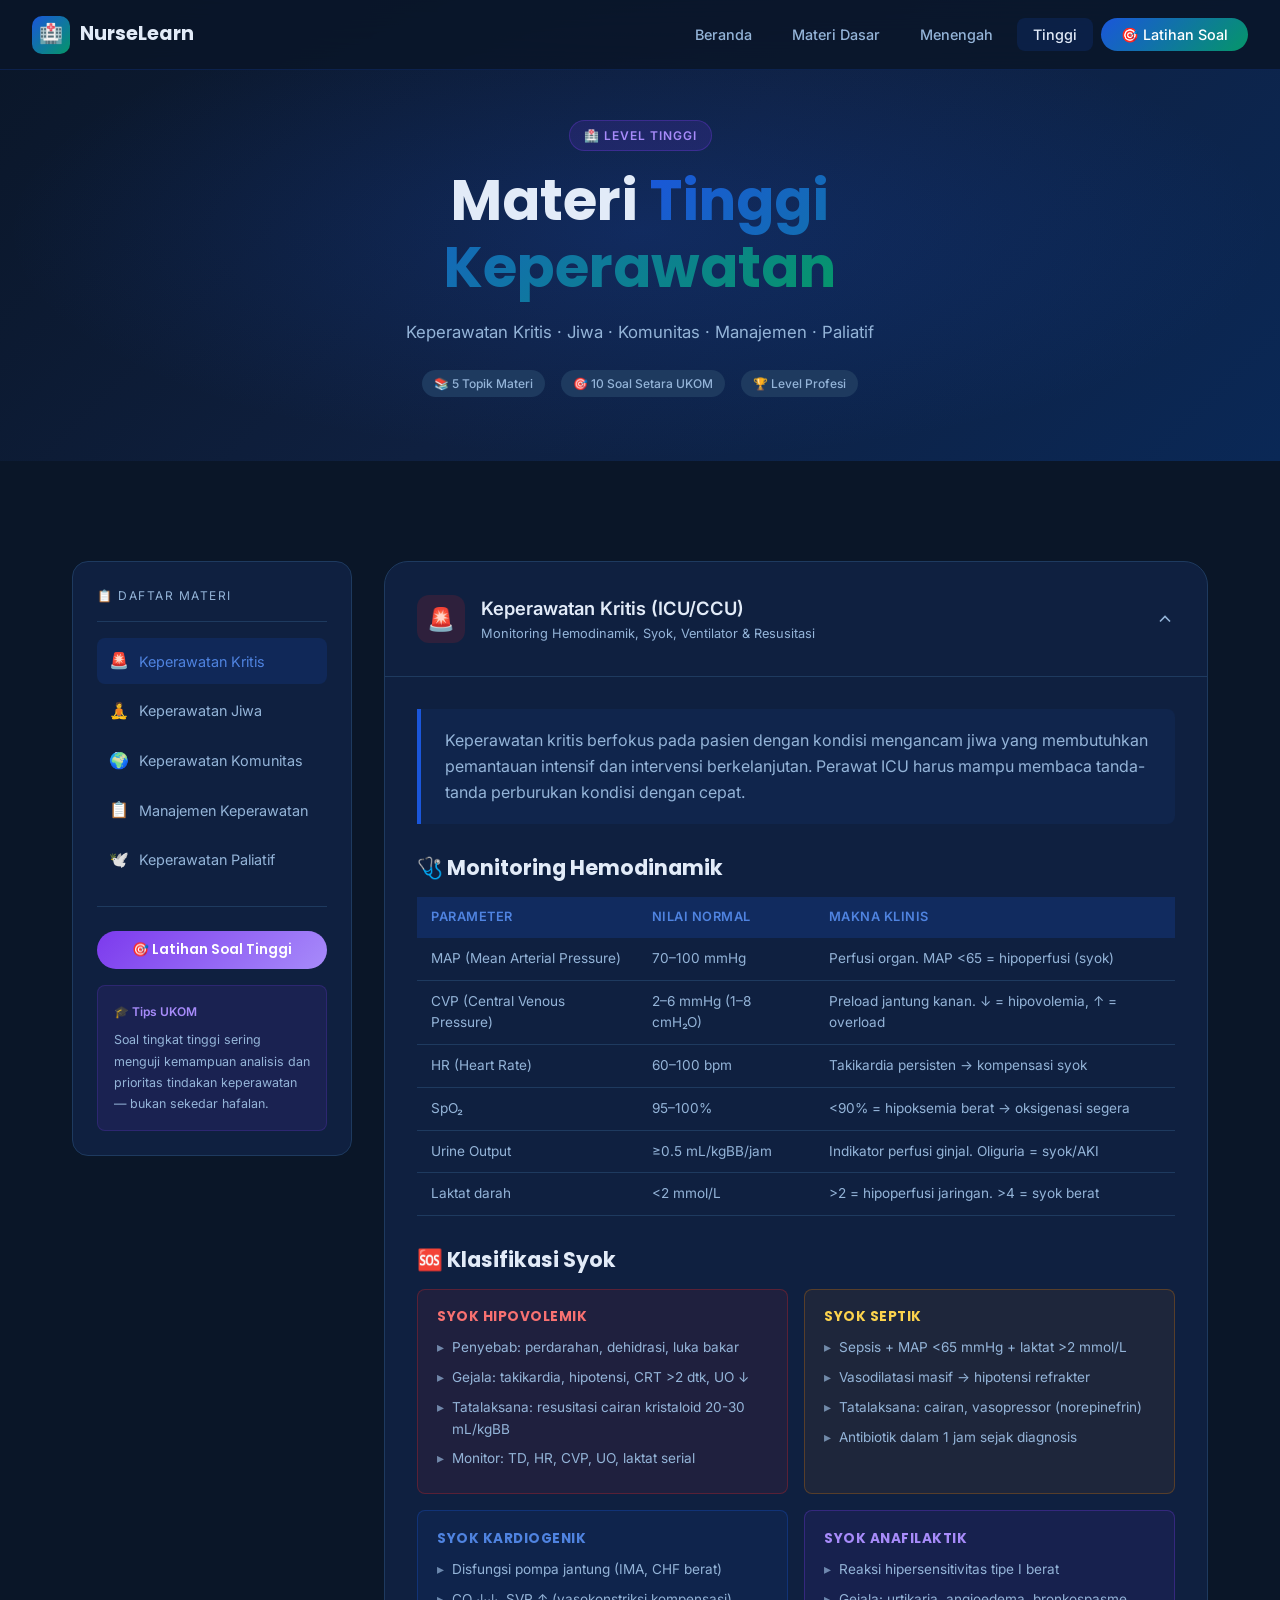
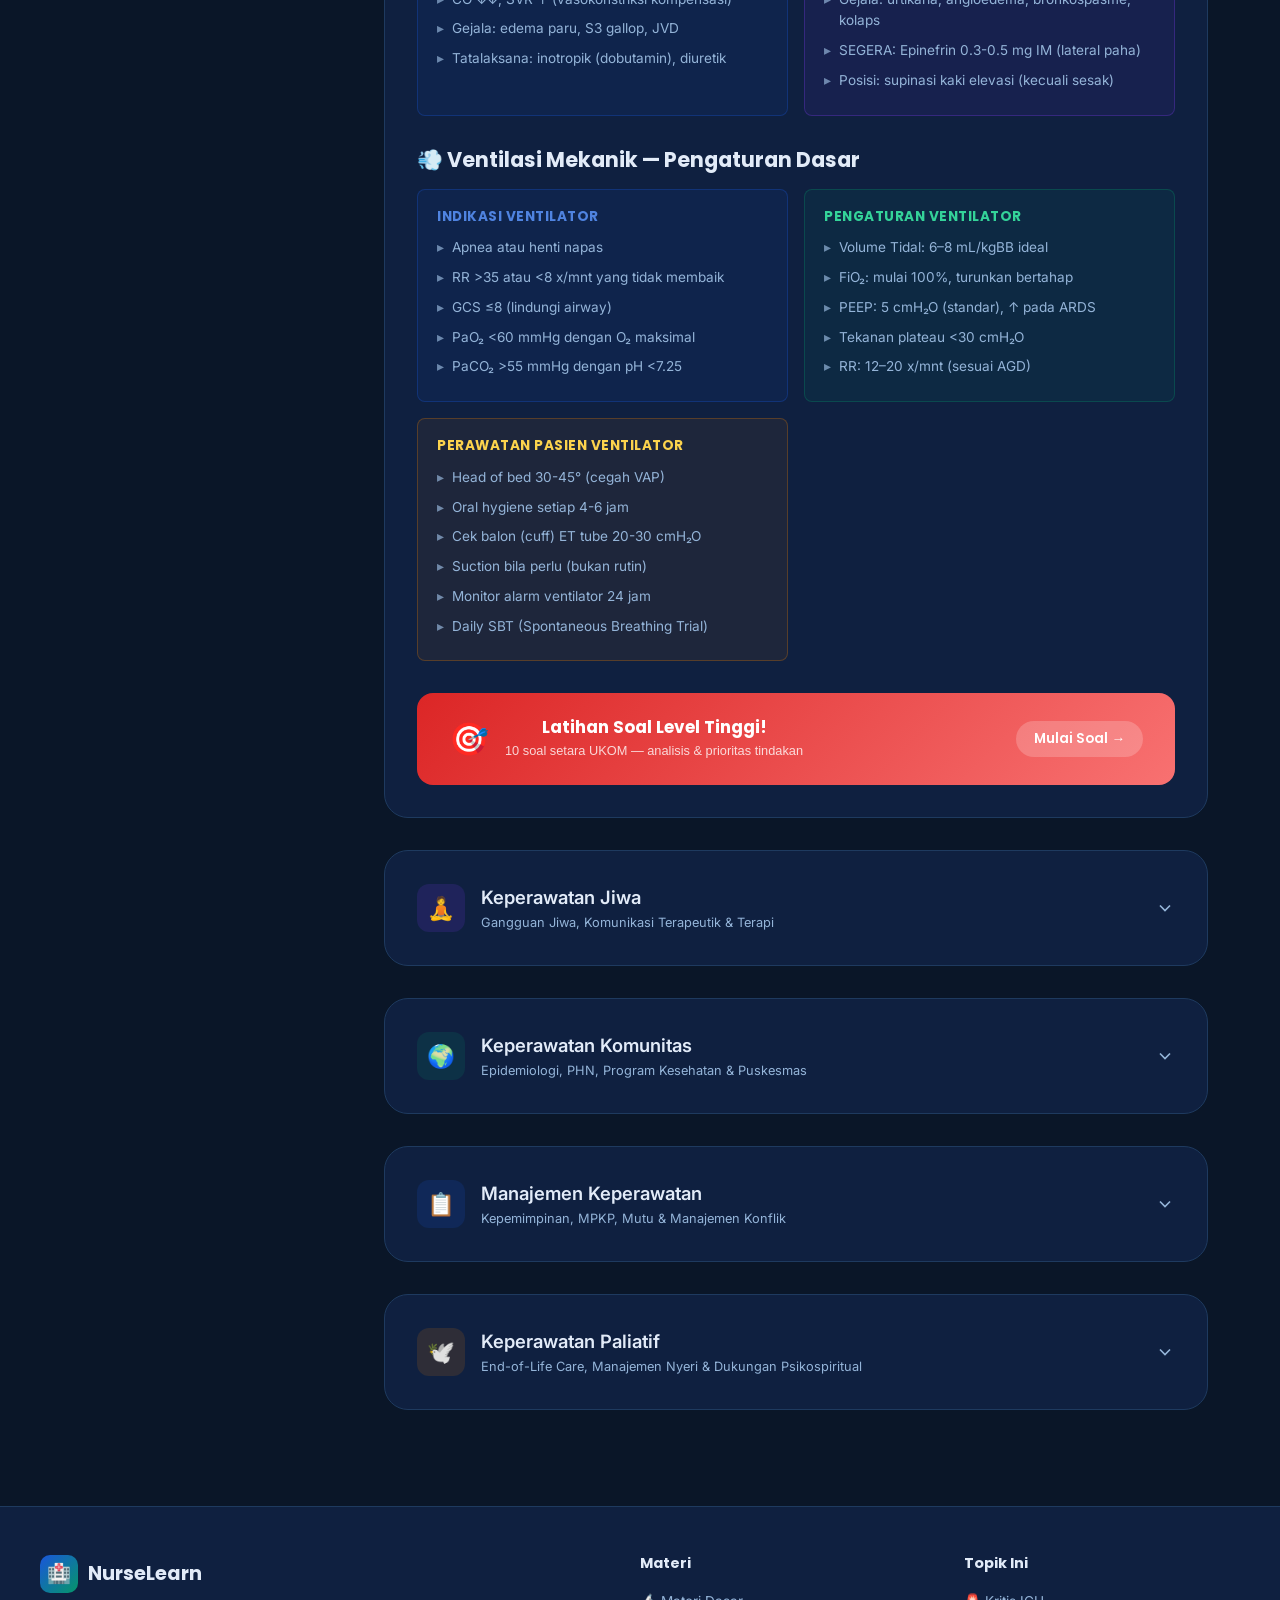
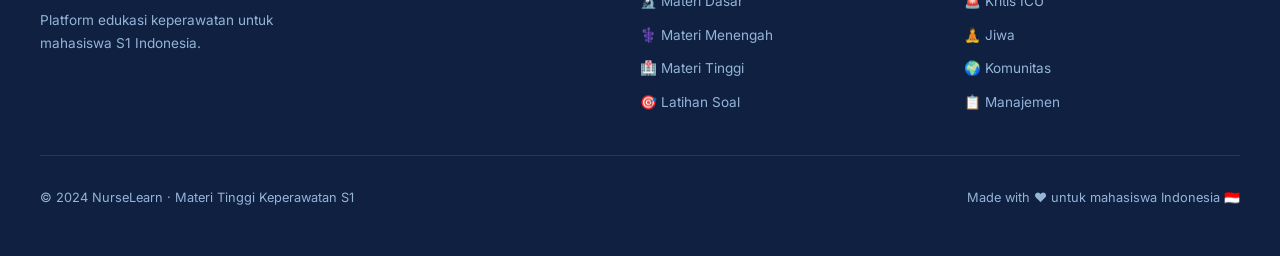
<file: tinggi.html>
<!DOCTYPE html>
<html lang="id">
<head>
  <meta charset="UTF-8">
  <meta name="viewport" content="width=device-width, initial-scale=1.0">
  <meta name="description" content="Materi tinggi keperawatan S1: Keperawatan kritis ICU/CCU, keperawatan jiwa, keperawatan komunitas, dan manajemen keperawatan. Dilengkapi latihan soal UKOM.">
  <title>Materi Tinggi — NurseLearn Keperawatan S1</title>
  <link rel="stylesheet" href="css/style.css">
  <link rel="icon" href="data:image/svg+xml,<svg xmlns='http://www.w3.org/2000/svg' viewBox='0 0 100 100'><text y='.9em' font-size='90'>🏥</text></svg>">
</head>
<body>

<!-- NAVBAR -->
<nav class="navbar" id="navbar">
  <a href="index.html" class="nav-logo"><div class="logo-icon">🏥</div><span>Nurse<strong>Learn</strong></span></a>
  <ul class="nav-links" id="nav-links">
    <li><a href="index.html">Beranda</a></li>
    <li><a href="dasar.html">Materi Dasar</a></li>
    <li><a href="menengah.html">Menengah</a></li>
    <li><a href="tinggi.html" class="active">Tinggi</a></li>
    <li><a href="quiz.html" class="nav-cta">🎯 Latihan Soal</a></li>
  </ul>
  <div class="hamburger" id="hamburger"><span></span><span></span><span></span></div>
</nav>

<!-- PAGE HEADER -->
<div class="page-header">
  <div class="page-header-content">
    <div class="section-badge purple" style="margin:0 auto 1rem;">🏥 Level Tinggi</div>
    <h1>Materi <span class="text-gradient">Tinggi Keperawatan</span></h1>
    <p style="color:var(--dark-subtext);margin-top:1rem;font-size:1.05rem;">Keperawatan Kritis · Jiwa · Komunitas · Manajemen · Paliatif</p>
    <div style="display:flex;gap:1rem;justify-content:center;flex-wrap:wrap;margin-top:1.5rem;">
      <span class="chip">📚 5 Topik Materi</span>
      <span class="chip">🎯 10 Soal Setara UKOM</span>
      <span class="chip">🏆 Level Profesi</span>
    </div>
  </div>
</div>

<!-- MAIN LAYOUT -->
<div class="materi-layout">
  <!-- SIDEBAR -->
  <aside class="sidebar">
    <div class="sidebar-title">📋 Daftar Materi</div>
    <ul class="sidebar-nav">
      <li><a href="#kritis" class="active"><span class="nav-icon">🚨</span> Keperawatan Kritis</a></li>
      <li><a href="#jiwa"><span class="nav-icon">🧘</span> Keperawatan Jiwa</a></li>
      <li><a href="#komunitas"><span class="nav-icon">🌍</span> Keperawatan Komunitas</a></li>
      <li><a href="#manajemen"><span class="nav-icon">📋</span> Manajemen Keperawatan</a></li>
      <li><a href="#paliatif"><span class="nav-icon">🕊️</span> Keperawatan Paliatif</a></li>
    </ul>
    <hr class="divider">
    <a href="quiz.html?level=tinggi" class="btn btn-sm w-100" style="justify-content:center;background:var(--gradient-tinggi);color:white;">🎯 Latihan Soal Tinggi</a>
    <div style="margin-top:1rem;padding:1rem;background:rgba(124,58,237,0.1);border-radius:var(--border-radius-sm);border:1px solid rgba(124,58,237,0.2);">
      <div style="font-size:0.75rem;color:#A78BFA;font-weight:600;margin-bottom:0.5rem;">🎓 Tips UKOM</div>
      <p style="font-size:0.78rem;color:var(--dark-subtext);margin:0;">Soal tingkat tinggi sering menguji kemampuan analisis dan prioritas tindakan keperawatan — bukan sekedar hafalan.</p>
    </div>
  </aside>

  <!-- CONTENT -->
  <main class="materi-content">

    <!-- ========== 1. KEPERAWATAN KRITIS ========== -->
    <div class="materi-section" id="kritis">
      <div class="materi-section-header">
        <div class="materi-header-left">
          <div class="materi-section-icon" style="background:rgba(220,38,38,0.15);">🚨</div>
          <div>
            <div class="materi-section-title">Keperawatan Kritis (ICU/CCU)</div>
            <div class="materi-section-subtitle">Monitoring Hemodinamik, Syok, Ventilator & Resusitasi</div>
          </div>
        </div>
        <svg class="accordion-arrow" width="20" height="20" viewBox="0 0 24 24" fill="none" stroke="currentColor" stroke-width="2"><polyline points="6 9 12 15 18 9"/></svg>
      </div>
      <div class="materi-section-body">
        <div class="content-intro">
          Keperawatan kritis berfokus pada pasien dengan kondisi mengancam jiwa yang membutuhkan pemantauan intensif dan intervensi berkelanjutan. Perawat ICU harus mampu membaca tanda-tanda perburukan kondisi dengan cepat.
        </div>

        <h4 style="color:var(--dark-text);margin-bottom:1rem;">🩺 Monitoring Hemodinamik</h4>
        <table class="materi-table">
          <thead>
            <tr><th>Parameter</th><th>Nilai Normal</th><th>Makna Klinis</th></tr>
          </thead>
          <tbody>
            <tr><td>MAP (Mean Arterial Pressure)</td><td>70–100 mmHg</td><td>Perfusi organ. MAP &lt;65 = hipoperfusi (syok)</td></tr>
            <tr><td>CVP (Central Venous Pressure)</td><td>2–6 mmHg (1–8 cmH₂O)</td><td>Preload jantung kanan. ↓ = hipovolemia, ↑ = overload</td></tr>
            <tr><td>HR (Heart Rate)</td><td>60–100 bpm</td><td>Takikardia persisten → kompensasi syok</td></tr>
            <tr><td>SpO₂</td><td>95–100%</td><td>&lt;90% = hipoksemia berat → oksigenasi segera</td></tr>
            <tr><td>Urine Output</td><td>≥0.5 mL/kgBB/jam</td><td>Indikator perfusi ginjal. Oliguria = syok/AKI</td></tr>
            <tr><td>Laktat darah</td><td>&lt;2 mmol/L</td><td>>2 = hipoperfusi jaringan. >4 = syok berat</td></tr>
          </tbody>
        </table>

        <h4 style="color:var(--dark-text);margin-bottom:1rem;">🆘 Klasifikasi Syok</h4>
        <div class="info-grid">
          <div class="info-box red">
            <h5>Syok Hipovolemik</h5>
            <ul>
              <li>Penyebab: perdarahan, dehidrasi, luka bakar</li>
              <li>Gejala: takikardia, hipotensi, CRT &gt;2 dtk, UO ↓</li>
              <li>Tatalaksana: resusitasi cairan kristaloid 20-30 mL/kgBB</li>
              <li>Monitor: TD, HR, CVP, UO, laktat serial</li>
            </ul>
          </div>
          <div class="info-box orange">
            <h5>Syok Septik</h5>
            <ul>
              <li>Sepsis + MAP &lt;65 mmHg + laktat &gt;2 mmol/L</li>
              <li>Vasodilatasi masif → hipotensi refrakter</li>
              <li>Tatalaksana: cairan, vasopressor (norepinefrin)</li>
              <li>Antibiotik dalam 1 jam sejak diagnosis</li>
            </ul>
          </div>
          <div class="info-box blue">
            <h5>Syok Kardiogenik</h5>
            <ul>
              <li>Disfungsi pompa jantung (IMA, CHF berat)</li>
              <li>CO ↓↓, SVR ↑ (vasokonstriksi kompensasi)</li>
              <li>Gejala: edema paru, S3 gallop, JVD</li>
              <li>Tatalaksana: inotropik (dobutamin), diuretik</li>
            </ul>
          </div>
          <div class="info-box purple">
            <h5>Syok Anafilaktik</h5>
            <ul>
              <li>Reaksi hipersensitivitas tipe I berat</li>
              <li>Gejala: urtikaria, angioedema, bronkospasme, kolaps</li>
              <li>SEGERA: Epinefrin 0.3-0.5 mg IM (lateral paha)</li>
              <li>Posisi: supinasi kaki elevasi (kecuali sesak)</li>
            </ul>
          </div>
        </div>

        <h4 style="color:var(--dark-text);margin-bottom:1rem;">💨 Ventilasi Mekanik — Pengaturan Dasar</h4>
        <div class="info-grid">
          <div class="info-box blue">
            <h5>Indikasi Ventilator</h5>
            <ul>
              <li>Apnea atau henti napas</li>
              <li>RR &gt;35 atau &lt;8 x/mnt yang tidak membaik</li>
              <li>GCS ≤8 (lindungi airway)</li>
              <li>PaO₂ &lt;60 mmHg dengan O₂ maksimal</li>
              <li>PaCO₂ &gt;55 mmHg dengan pH &lt;7.25</li>
            </ul>
          </div>
          <div class="info-box green">
            <h5>Pengaturan Ventilator</h5>
            <ul>
              <li>Volume Tidal: 6–8 mL/kgBB ideal</li>
              <li>FiO₂: mulai 100%, turunkan bertahap</li>
              <li>PEEP: 5 cmH₂O (standar), ↑ pada ARDS</li>
              <li>Tekanan plateau &lt;30 cmH₂O</li>
              <li>RR: 12–20 x/mnt (sesuai AGD)</li>
            </ul>
          </div>
          <div class="info-box orange">
            <h5>Perawatan Pasien Ventilator</h5>
            <ul>
              <li>Head of bed 30-45° (cegah VAP)</li>
              <li>Oral hygiene setiap 4-6 jam</li>
              <li>Cek balon (cuff) ET tube 20-30 cmH₂O</li>
              <li>Suction bila perlu (bukan rutin)</li>
              <li>Monitor alarm ventilator 24 jam</li>
              <li>Daily SBT (Spontaneous Breathing Trial)</li>
            </ul>
          </div>
        </div>

        <button class="quiz-cta" onclick="openQuiz('tinggi')">
          <div class="quiz-cta-left">
            <div class="quiz-cta-icon">🎯</div>
            <div><h4>Latihan Soal Level Tinggi!</h4><p>10 soal setara UKOM — analisis & prioritas tindakan</p></div>
          </div>
          <a class="btn btn-sm">Mulai Soal →</a>
        </button>
      </div>
    </div>

    <!-- ========== 2. KEPERAWATAN JIWA ========== -->
    <div class="materi-section" id="jiwa">
      <div class="materi-section-header">
        <div class="materi-header-left">
          <div class="materi-section-icon" style="background:rgba(124,58,237,0.15);">🧘</div>
          <div>
            <div class="materi-section-title">Keperawatan Jiwa</div>
            <div class="materi-section-subtitle">Gangguan Jiwa, Komunikasi Terapeutik & Terapi</div>
          </div>
        </div>
        <svg class="accordion-arrow" width="20" height="20" viewBox="0 0 24 24" fill="none" stroke="currentColor" stroke-width="2"><polyline points="6 9 12 15 18 9"/></svg>
      </div>
      <div class="materi-section-body">
        <div class="content-intro">
          Keperawatan jiwa adalah spesialisasi yang berfokus pada kesehatan mental dan psikiatri. Perawat jiwa menggunakan diri sendiri secara terapeutik (therapeutic use of self) sebagai alat utama intervensi.
        </div>

        <h4 style="color:var(--dark-text);margin-bottom:1rem;">🧠 Gangguan Jiwa Utama</h4>
        <div class="info-grid">
          <div class="info-box purple">
            <h5>Skizofrenia</h5>
            <ul>
              <li>Gejala positif: halusinasi, waham, disorganisasi</li>
              <li>Gejala negatif: afek datar, avolition, alogia</li>
              <li>Halusinasi dengar paling sering</li>
              <li>Strategi: identifikasi, distraksi, menghardik</li>
              <li>Obat: antipsikotik (haloperidol, risperidone)</li>
            </ul>
          </div>
          <div class="info-box blue">
            <h5>Depresi Mayor (MDD)</h5>
            <ul>
              <li>≥5 gejala ≥2 minggu (termasuk mood depresi/anhedonia)</li>
              <li>Gejala: insomnia, penurunan BB, fatigue, hopelessness</li>
              <li>Risiko bunuh diri: kaji selalu!</li>
              <li>Terapi: SSRI + CBT</li>
              <li>Bantu aktivitas sehari-hari, dukung sosial</li>
            </ul>
          </div>
          <div class="info-box orange">
            <h5>Gangguan Kecemasan (Anxiety)</h5>
            <ul>
              <li>GAD: kekhawatiran berlebihan ≥6 bulan</li>
              <li>Gejala somatik: palpitasi, berkeringat, gemetar</li>
              <li>Tingkatan: ringan, sedang, berat, panik</li>
              <li>Intervensi: teknik relaksasi, napas dalam</li>
              <li>Terapi: CBT, buspiron, benzodiazepin (jangka pendek)</li>
            </ul>
          </div>
          <div class="info-box red">
            <h5>Risiko Bunuh Diri</h5>
            <ul>
              <li>Kaji: ideasi, rencana, niat, sarana, percobaan sebelumnya</li>
              <li>Pertahankan lingkungan aman (suicide precaution)</li>
              <li>Jalin hubungan terapeutik, tidak menghakimi</li>
              <li>No-harm contract (kontrak keselamatan)</li>
              <li>Rujuk psikiater segera jika risiko tinggi</li>
            </ul>
          </div>
        </div>

        <h4 style="color:var(--dark-text);margin-bottom:1rem;">💬 Komunikasi Terapeutik (Peplau)</h4>
        <div class="info-grid">
          <div class="info-box blue">
            <h5>4 Fase Hubungan Terapeutik</h5>
            <ul>
              <li><strong>Orientasi:</strong> kenalan, kontrak, identifikasi masalah</li>
              <li><strong>Identifikasi:</strong> klien mulai terlibat, ekspresikan perasaan</li>
              <li><strong>Eksploitasi:</strong> manfaatkan layanan, capai tujuan</li>
              <li><strong>Resolusi:</strong> terminasi, evaluasi, kemandirian klien</li>
            </ul>
          </div>
          <div class="info-box green">
            <h5>Teknik Komunikasi Terapeutik</h5>
            <ul>
              <li>Mendengarkan aktif (active listening)</li>
              <li>Klarifikasi & refleksi perasaan</li>
              <li>Pertanyaan terbuka → eksplorasi lebih dalam</li>
              <li>Diam terapeutik (therapeutic silence)</li>
              <li>Memberikan informasi, mengakui, validasi</li>
            </ul>
          </div>
          <div class="info-box red">
            <h5>Komunikasi NON-Terapeutik (Hindari!)</h5>
            <ul>
              <li>Menasihati berlebihan: "Seharusnya kamu..."</li>
              <li>Meminimalkan perasaan: "Tenang saja, tidak apa-apa"</li>
              <li>Pertanyaan probing berlebihan</li>
              <li>Berbagi pengalaman pribadi berlebihan</li>
              <li>Persetujuan/penolakan berlebihan</li>
            </ul>
          </div>
        </div>

        <button class="quiz-cta" onclick="openQuiz('tinggi')">
          <div class="quiz-cta-left">
            <div class="quiz-cta-icon">🎯</div>
            <div><h4>Latihan Soal Jiwa!</h4><p>Soal-soal tentang gangguan jiwa dan komunikasi terapeutik</p></div>
          </div>
          <a class="btn btn-sm">Mulai Soal →</a>
        </button>
      </div>
    </div>

    <!-- ========== 3. KEPERAWATAN KOMUNITAS ========== -->
    <div class="materi-section" id="komunitas">
      <div class="materi-section-header">
        <div class="materi-header-left">
          <div class="materi-section-icon" style="background:rgba(5,150,105,0.15);">🌍</div>
          <div>
            <div class="materi-section-title">Keperawatan Komunitas</div>
            <div class="materi-section-subtitle">Epidemiologi, PHN, Program Kesehatan & Puskesmas</div>
          </div>
        </div>
        <svg class="accordion-arrow" width="20" height="20" viewBox="0 0 24 24" fill="none" stroke="currentColor" stroke-width="2"><polyline points="6 9 12 15 18 9"/></svg>
      </div>
      <div class="materi-section-body">
        <div class="content-intro">
          Keperawatan komunitas (Community Health Nursing) berfokus pada peningkatan kesehatan dan pencegahan penyakit populasi/kelompok masyarakat, bukan hanya individu. Mengintegrasikan prinsip kesehatan masyarakat dan keperawatan.
        </div>

        <div class="info-grid">
          <div class="info-box green">
            <h5>🏘️ Pengkajian Komunitas</h5>
            <ul>
              <li>Windshield Survey: observasi komunitas dari kendaraan</li>
              <li>Data primer: wawancara, observasi, kuesioner, PE warga</li>
              <li>Data sekunder: Dinkes, BPS, rekam medis puskesmas</li>
              <li>Anderson-McFarlane: 8 subsistem komunitas</li>
              <li>Profil komunitas: demografi, morbiditas, mortalitas</li>
            </ul>
          </div>
          <div class="info-box blue">
            <h5>📊 Konsep Epidemiologi</h5>
            <ul>
              <li>Insidens: kasus baru per populasi per waktu</li>
              <li>Prevalens: semua kasus (baru+lama) per populasi</li>
              <li>CFR (Case Fatality Rate): kematian/kasus × 100%</li>
              <li>Angka kesakitan (morbiditas)</li>
              <li>Angka kematian (mortalitas): umum, khusus, IMR, MMR</li>
            </ul>
          </div>
          <div class="info-box orange">
            <h5>💉 Program Kesehatan Prioritas</h5>
            <ul>
              <li>Imunisasi: BCG, DPT, Polio, Campak, HBV, PCV</li>
              <li>ANC (Antenatal Care): min. 6 kali selama kehamilan</li>
              <li>Posyandu: pemantauan tumbuh kembang balita</li>
              <li>Posbindu PTM: deteksi dini penyakit tidak menular</li>
              <li>Kesehatan Jiwa Masyarakat (CMHC)</li>
            </ul>
          </div>
          <div class="info-box purple">
            <h5>🏥 Peran Perawat di Puskesmas</h5>
            <ul>
              <li>PHN (Public Health Nurse): home visit, community care</li>
              <li>Promotif: penyuluhan, pendidikan kesehatan</li>
              <li>Preventif: imunisasi, screening, sanitasi</li>
              <li>Kuratif: pengobatan dasar, rawat jalan</li>
              <li>Rehabilitatif: pemulihan pasca sakit</li>
            </ul>
          </div>
        </div>

        <h4 style="color:var(--dark-text);margin-bottom:1rem;">🏠 Keperawatan Keluarga</h4>
        <div class="info-grid">
          <div class="info-box blue">
            <h5>Tugas Kesehatan Keluarga (5 Tugas)</h5>
            <ul>
              <li>1. Mengenal masalah kesehatan</li>
              <li>2. Memutuskan tindakan yang tepat</li>
              <li>3. Merawat anggota yang sakit</li>
              <li>4. Memodifikasi lingkungan</li>
              <li>5. Memanfaatkan fasilitas kesehatan</li>
            </ul>
          </div>
          <div class="info-box green">
            <h5>Tahap Perkembangan Keluarga</h5>
            <ul>
              <li>I: Pasangan baru (tanpa anak)</li>
              <li>II: Childbearing (anak pertama &lt;30 bulan)</li>
              <li>III: Anak prasekolah</li>
              <li>IV-VI: Anak sekolah, remaja, melepas anak</li>
              <li>VII-VIII: Middle age, aging family</li>
            </ul>
          </div>
        </div>

        <button class="quiz-cta" onclick="openQuiz('tinggi')">
          <div class="quiz-cta-left">
            <div class="quiz-cta-icon">🎯</div>
            <div><h4>Latihan Soal Komunitas!</h4><p>Uji pengetahuan keperawatan komunitas & epidemiologi</p></div>
          </div>
          <a class="btn btn-sm">Mulai Soal →</a>
        </button>
      </div>
    </div>

    <!-- ========== 4. MANAJEMEN KEPERAWATAN ========== -->
    <div class="materi-section" id="manajemen">
      <div class="materi-section-header">
        <div class="materi-header-left">
          <div class="materi-section-icon" style="background:rgba(26,86,219,0.15);">📋</div>
          <div>
            <div class="materi-section-title">Manajemen Keperawatan</div>
            <div class="materi-section-subtitle">Kepemimpinan, MPKP, Mutu & Manajemen Konflik</div>
          </div>
        </div>
        <svg class="accordion-arrow" width="20" height="20" viewBox="0 0 24 24" fill="none" stroke="currentColor" stroke-width="2"><polyline points="6 9 12 15 18 9"/></svg>
      </div>
      <div class="materi-section-body">
        <div class="content-intro">
          Manajemen keperawatan mencakup fungsi perencanaan (planning), pengorganisasian (organizing), ketenagaan (staffing), pengarahan (directing), dan pengontrolan (controlling) pelayanan keperawatan.
        </div>

        <div class="info-grid">
          <div class="info-box blue">
            <h5>👑 Gaya Kepemimpinan Keperawatan</h5>
            <ul>
              <li>Otoriter: pemimpin memutuskan sendiri, efisien tapi tidak fleksibel</li>
              <li>Demokratis: melibatkan tim, meningkatkan kepuasan kerja</li>
              <li>Laissez-faire: kebebasan penuh pada tim, cocok untuk tim expert</li>
              <li>Transformasional: inspirasi, visi, perubahan positif (ideal)</li>
              <li>Transaksional: berbasis reward-punishment</li>
            </ul>
          </div>
          <div class="info-box green">
            <h5>🏗️ Model Praktik Keperawatan Profesional (MPKP)</h5>
            <ul>
              <li>Model Fungsional: task-oriented, efisien tapi fragmentasi</li>
              <li>Model Tim: ketua tim + anggota tim, continuity lebih baik</li>
              <li>Model Primer: 1 RN bertanggung jawab 24 jam</li>
              <li>Model Kasus: 1 perawat-1 pasien (ICU, VIP)</li>
              <li>Tim-Primer (modifikasi): Rekomendasi Depkes RI</li>
            </ul>
          </div>
          <div class="info-box orange">
            <h5>📊 Indikator Mutu Keperawatan (NDNQI)</h5>
            <ul>
              <li>Patient Falls Rate (angka jatuh pasien)</li>
              <li>Pressure Ulcer Incidence (luka tekan nosokomial)</li>
              <li>CAUTI (infeksi saluran kemih kateter-associated)</li>
              <li>CLABSI (infeksi darah dari jalur sentral)</li>
              <li>VAP (ventilator-associated pneumonia)</li>
              <li>Kepuasan pasien & kepuasan perawat</li>
            </ul>
          </div>
          <div class="info-box purple">
            <h5>⚖️ Manajemen Konflik</h5>
            <ul>
              <li>Competing: menang sendiri (tidak ideal, kecuali darurat)</li>
              <li>Accommodating: mengalah demi hubungan</li>
              <li>Avoiding: menghindari (masalah tidak terselesaikan)</li>
              <li>Compromising: saling beri-terima, win-some</li>
              <li>Collaborating: win-win, solusi terbaik bersama (ideal)</li>
            </ul>
          </div>
        </div>

        <button class="quiz-cta" onclick="openQuiz('tinggi')">
          <div class="quiz-cta-left">
            <div class="quiz-cta-icon">🎯</div>
            <div><h4>Latihan Soal Manajemen!</h4><p>Soal kepemimpinan, mutu, dan manajemen keperawatan</p></div>
          </div>
          <a class="btn btn-sm">Mulai Soal →</a>
        </button>
      </div>
    </div>

    <!-- ========== 5. KEPERAWATAN PALIATIF ========== -->
    <div class="materi-section" id="paliatif">
      <div class="materi-section-header">
        <div class="materi-header-left">
          <div class="materi-section-icon" style="background:rgba(217,119,6,0.15);">🕊️</div>
          <div>
            <div class="materi-section-title">Keperawatan Paliatif</div>
            <div class="materi-section-subtitle">End-of-Life Care, Manajemen Nyeri & Dukungan Psikospiritual</div>
          </div>
        </div>
        <svg class="accordion-arrow" width="20" height="20" viewBox="0 0 24 24" fill="none" stroke="currentColor" stroke-width="2"><polyline points="6 9 12 15 18 9"/></svg>
      </div>
      <div class="materi-section-body">
        <div class="content-intro">
          Perawatan paliatif adalah pendekatan holistik untuk meningkatkan kualitas hidup pasien dengan penyakit mengancam jiwa beserta keluarganya — bukan mempercepat atau menunda kematian.
        </div>

        <h4 style="color:var(--dark-text);margin-bottom:1rem;">🎯 Prinsip & Tujuan Paliatif (WHO)</h4>
        <div class="info-grid">
          <div class="info-box orange">
            <h5>🕊️ Tujuan Utama Paliatif</h5>
            <ul>
              <li>Meningkatkan kualitas hidup pasien & keluarga</li>
              <li>Manajemen nyeri dan gejala yang baik</li>
              <li>Dukungan psikologis, sosial, spiritual</li>
              <li>Fasilitasi komunikasi honest tentang prognosis</li>
              <li>Tidak mempercepat maupun menunda kematian</li>
              <li>Dukungan berduka (bereavement) untuk keluarga</li>
            </ul>
          </div>
          <div class="info-box blue">
            <h5>💊 Manajemen Nyeri WHO (Tangga Analgesik)</h5>
            <ul>
              <li>Step 1 (nyeri ringan): Non-opioid (paracetamol, NSAID)</li>
              <li>Step 2 (nyeri sedang): Opioid lemah (kodein, tramadol)</li>
              <li>Step 3 (nyeri berat): Opioid kuat (morfin, oksikodon)</li>
              <li>Prinsip: by mouth, by the clock, by the ladder</li>
              <li>Adjuvan: antidepresan, antikonvulsan, kortikosteroid</li>
            </ul>
          </div>
          <div class="info-box green">
            <h5>💚 Peran Perawat Paliatif</h5>
            <ul>
              <li>Koordinator tim interdisiplin (dokter, psikolog, rohaniwan, SW)</li>
              <li>Edukasi pasien & keluarga tentang kondisi penyakit</li>
              <li>Manajemen gejala: nyeri, mual, sesak, konstipasi</li>
              <li>Fasilitasi komunikasi yang sulit (bad news delivery)</li>
              <li>Perawatan menjelang kematian (death & dying)</li>
              <li>Dukungan spiritual sesuai keyakinan pasien</li>
            </ul>
          </div>
          <div class="info-box purple">
            <h5>😢 Tahap Berduka (Kübler-Ross)</h5>
            <ul>
              <li>Denial (penyangkalan): "Ini tidak mungkin terjadi"</li>
              <li>Anger (kemarahan): "Mengapa ini terjadi padaku?"</li>
              <li>Bargaining (tawar-menawar): "Kalau saja aku..."</li>
              <li>Depression (depresi): kesedihan mendalam</li>
              <li>Acceptance (penerimaan): damai dengan kondisi</li>
              <li>NB: Tidak semua melalui urutan ini!</li>
            </ul>
          </div>
        </div>

        <button class="quiz-cta" onclick="openQuiz('tinggi')">
          <div class="quiz-cta-left">
            <div class="quiz-cta-icon">🎯</div>
            <div><h4>Selesai Semua Materi Tinggi! 🏆</h4><p>Kerjakan 10 soal setara UKOM — uji kemampuan analisis kamu</p></div>
          </div>
          <a class="btn btn-sm">Mulai Latihan UKOM →</a>
        </button>
      </div>
    </div>

  </main>
</div>

<!-- FOOTER -->
<footer>
  <div class="footer-container">
    <div class="footer-brand">
      <div class="nav-logo" style="margin-bottom:1rem;"><div class="logo-icon">🏥</div><span>Nurse<strong>Learn</strong></span></div>
      <p>Platform edukasi keperawatan untuk mahasiswa S1 Indonesia.</p>
    </div>
    <div class="footer-links">
      <h6>Materi</h6>
      <ul>
        <li><a href="dasar.html">🔬 Materi Dasar</a></li>
        <li><a href="menengah.html">⚕️ Materi Menengah</a></li>
        <li><a href="tinggi.html">🏥 Materi Tinggi</a></li>
        <li><a href="quiz.html">🎯 Latihan Soal</a></li>
      </ul>
    </div>
    <div class="footer-links">
      <h6>Topik Ini</h6>
      <ul>
        <li><a href="#kritis">🚨 Kritis ICU</a></li>
        <li><a href="#jiwa">🧘 Jiwa</a></li>
        <li><a href="#komunitas">🌍 Komunitas</a></li>
        <li><a href="#manajemen">📋 Manajemen</a></li>
      </ul>
    </div>
  </div>
  <div class="footer-bottom">
    <span>© 2024 NurseLearn · Materi Tinggi Keperawatan S1</span>
    <span>Made with ❤️ untuk mahasiswa Indonesia 🇮🇩</span>
  </div>
</footer>

<script src="js/main.js"></script>
</body>
</html>
</file>
<file: css/style.css>
/* ============================================
   SISTEM DESAIN - WEB KEPERAWATAN S1
   Palet Warna Medis Premium
   ============================================ */

@import url('https://fonts.googleapis.com/css2?family=Poppins:wght@300;400;500;600;700;800&family=Inter:wght@300;400;500;600;700&display=swap');

/* === CSS VARIABLES === */
:root {
  --primary: #1A56DB;
  --primary-dark: #1240A8;
  --primary-light: #4F83E0;
  --secondary: #059669;
  --secondary-dark: #047857;
  --secondary-light: #34D399;
  --accent: #DC2626;
  --accent-light: #F87171;
  --warning: #D97706;
  --warning-light: #FCD34D;
  
  --dark-bg: #0A1628;
  --dark-card: #0F2040;
  --dark-border: #1E3A5F;
  --dark-text: #E2EBF8;
  --dark-subtext: #94B4D8;
  
  --light-bg: #F0F7FF;
  --light-card: #FFFFFF;
  --light-border: #DBEAFE;
  --text-primary: #0F172A;
  --text-secondary: #475569;
  
  --gradient-hero: linear-gradient(135deg, #0A1628 0%, #0F2040 50%, #0A2856 100%);
  --gradient-primary: linear-gradient(135deg, #1A56DB, #059669);
  --gradient-card: linear-gradient(135deg, rgba(26,86,219,0.1), rgba(5,150,105,0.1));
  --gradient-dasar: linear-gradient(135deg, #1A56DB, #4F83E0);
  --gradient-menengah: linear-gradient(135deg, #059669, #34D399);
  --gradient-tinggi: linear-gradient(135deg, #7C3AED, #A78BFA);
  --gradient-quiz: linear-gradient(135deg, #DC2626, #F87171);
  
  --shadow-sm: 0 2px 8px rgba(0,0,0,0.15);
  --shadow-md: 0 8px 24px rgba(0,0,0,0.2);
  --shadow-lg: 0 16px 48px rgba(0,0,0,0.25);
  --shadow-glow-blue: 0 0 30px rgba(26,86,219,0.3);
  --shadow-glow-green: 0 0 30px rgba(5,150,105,0.3);
  
  --border-radius: 16px;
  --border-radius-sm: 8px;
  --border-radius-lg: 24px;
  --border-radius-xl: 32px;
  
  --transition: all 0.3s cubic-bezier(0.4, 0, 0.2, 1);
  --transition-fast: all 0.15s ease;
  --transition-slow: all 0.6s cubic-bezier(0.4, 0, 0.2, 1);
  
  --font-heading: 'Poppins', sans-serif;
  --font-body: 'Inter', sans-serif;
}

/* === RESET & BASE === */
*, *::before, *::after {
  margin: 0;
  padding: 0;
  box-sizing: border-box;
}

html {
  scroll-behavior: smooth;
  font-size: 16px;
}

body {
  font-family: var(--font-body);
  background: var(--dark-bg);
  color: var(--dark-text);
  line-height: 1.6;
  overflow-x: hidden;
}

/* === SCROLLBAR === */
::-webkit-scrollbar { width: 6px; }
::-webkit-scrollbar-track { background: var(--dark-bg); }
::-webkit-scrollbar-thumb { background: var(--primary); border-radius: 3px; }
::-webkit-scrollbar-thumb:hover { background: var(--primary-light); }

/* === TYPOGRAPHY === */
h1, h2, h3, h4, h5, h6 {
  font-family: var(--font-heading);
  font-weight: 700;
  line-height: 1.2;
}

h1 { font-size: clamp(2rem, 5vw, 3.5rem); }
h2 { font-size: clamp(1.5rem, 3.5vw, 2.5rem); }
h3 { font-size: clamp(1.2rem, 2.5vw, 1.8rem); }
h4 { font-size: clamp(1rem, 2vw, 1.3rem); }
h5 { font-size: 1.1rem; }
h6 { font-size: 0.95rem; }

p { line-height: 1.7; color: var(--dark-subtext); }

/* === LINKS === */
a {
  text-decoration: none;
  color: inherit;
  transition: var(--transition-fast);
}

/* === NAVIGATION === */
.navbar {
  position: fixed;
  top: 0;
  left: 0;
  right: 0;
  z-index: 1000;
  padding: 0 2rem;
  height: 70px;
  display: flex;
  align-items: center;
  justify-content: space-between;
  background: rgba(10,22,40,0.85);
  backdrop-filter: blur(20px);
  border-bottom: 1px solid rgba(26,86,219,0.2);
  transition: var(--transition);
}

.navbar.scrolled {
  background: rgba(10,22,40,0.98);
  box-shadow: var(--shadow-md);
}

.nav-logo {
  display: flex;
  align-items: center;
  gap: 10px;
  font-family: var(--font-heading);
  font-weight: 700;
  font-size: 1.2rem;
  color: var(--dark-text);
}

.nav-logo .logo-icon {
  width: 38px;
  height: 38px;
  background: var(--gradient-primary);
  border-radius: 10px;
  display: flex;
  align-items: center;
  justify-content: center;
  font-size: 1.2rem;
}

.nav-links {
  display: flex;
  align-items: center;
  gap: 0.5rem;
  list-style: none;
}

.nav-links a {
  padding: 8px 16px;
  border-radius: var(--border-radius-sm);
  font-size: 0.9rem;
  font-weight: 500;
  color: var(--dark-subtext);
  transition: var(--transition-fast);
}

.nav-links a:hover,
.nav-links a.active {
  color: var(--dark-text);
  background: rgba(26,86,219,0.15);
}

.nav-cta {
  background: var(--gradient-primary) !important;
  color: white !important;
  padding: 8px 20px !important;
  border-radius: 20px !important;
}

.nav-cta:hover {
  transform: translateY(-1px);
  box-shadow: var(--shadow-glow-blue);
  background: var(--gradient-primary) !important;
}

.hamburger {
  display: none;
  flex-direction: column;
  gap: 5px;
  cursor: pointer;
  padding: 5px;
}

.hamburger span {
  display: block;
  width: 25px;
  height: 2px;
  background: var(--dark-text);
  border-radius: 2px;
  transition: var(--transition);
}

/* === HERO SECTION === */
.hero {
  min-height: 100vh;
  display: flex;
  align-items: center;
  background: var(--gradient-hero);
  position: relative;
  overflow: hidden;
  padding: 100px 2rem 4rem;
}

.hero::before {
  content: '';
  position: absolute;
  top: -50%;
  left: -50%;
  width: 200%;
  height: 200%;
  background: radial-gradient(ellipse at 60% 40%, rgba(26,86,219,0.15) 0%, transparent 60%),
              radial-gradient(ellipse at 30% 70%, rgba(5,150,105,0.1) 0%, transparent 60%);
  pointer-events: none;
}

/* Floating particles */
.particles {
  position: absolute;
  inset: 0;
  pointer-events: none;
}

.particle {
  position: absolute;
  border-radius: 50%;
  opacity: 0.15;
  animation: floatParticle var(--duration) var(--delay) infinite ease-in-out;
}

@keyframes floatParticle {
  0%, 100% { transform: translateY(0) rotate(0deg); opacity: 0.15; }
  50% { transform: translateY(-30px) rotate(180deg); opacity: 0.3; }
}

.hero-container {
  max-width: 1200px;
  margin: 0 auto;
  width: 100%;
  display: grid;
  grid-template-columns: 1fr 1fr;
  gap: 4rem;
  align-items: center;
  position: relative;
  z-index: 1;
}

.hero-badge {
  display: inline-flex;
  align-items: center;
  gap: 8px;
  background: rgba(26,86,219,0.2);
  border: 1px solid rgba(26,86,219,0.4);
  border-radius: 30px;
  padding: 6px 16px;
  font-size: 0.8rem;
  font-weight: 600;
  color: var(--primary-light);
  text-transform: uppercase;
  letter-spacing: 1px;
  margin-bottom: 1.5rem;
}

.hero-title {
  font-size: clamp(2.2rem, 5vw, 3.8rem);
  font-weight: 800;
  line-height: 1.15;
  margin-bottom: 1.5rem;
}

.hero-title .gradient-text {
  background: var(--gradient-primary);
  -webkit-background-clip: text;
  -webkit-text-fill-color: transparent;
  background-clip: text;
}

.hero-desc {
  font-size: 1.05rem;
  color: var(--dark-subtext);
  margin-bottom: 2.5rem;
  max-width: 500px;
}

.hero-buttons {
  display: flex;
  gap: 1rem;
  flex-wrap: wrap;
}

.hero-stats {
  display: flex;
  gap: 2rem;
  margin-top: 3rem;
  padding-top: 2rem;
  border-top: 1px solid var(--dark-border);
}

.stat-item {
  text-align: center;
}

.stat-number {
  font-family: var(--font-heading);
  font-size: 2rem;
  font-weight: 800;
  background: var(--gradient-primary);
  -webkit-background-clip: text;
  -webkit-text-fill-color: transparent;
  background-clip: text;
}

.stat-label {
  font-size: 0.8rem;
  color: var(--dark-subtext);
  text-transform: uppercase;
  letter-spacing: 0.5px;
}

/* Hero Visual */
.hero-visual {
  position: relative;
  display: flex;
  justify-content: center;
  align-items: center;
}

.hero-image-wrapper {
  position: relative;
  width: 100%;
  max-width: 460px;
}

.hero-image-wrapper img {
  width: 100%;
  border-radius: var(--border-radius-lg);
  box-shadow: var(--shadow-lg), var(--shadow-glow-blue);
  animation: heroFloat 6s ease-in-out infinite;
}

@keyframes heroFloat {
  0%, 100% { transform: translateY(0); }
  50% { transform: translateY(-15px); }
}

.hero-floating-card {
  position: absolute;
  background: rgba(15,32,64,0.9);
  backdrop-filter: blur(16px);
  border: 1px solid var(--dark-border);
  border-radius: var(--border-radius);
  padding: 12px 18px;
  display: flex;
  align-items: center;
  gap: 10px;
  box-shadow: var(--shadow-md);
  animation: heroFloat 6s ease-in-out infinite;
}

.hero-floating-card.card-1 { top: 10%; right: -10%; animation-delay: -2s; }
.hero-floating-card.card-2 { bottom: 15%; left: -12%; animation-delay: -4s; }

.floating-icon {
  width: 36px;
  height: 36px;
  border-radius: 10px;
  display: flex;
  align-items: center;
  justify-content: center;
  font-size: 1.2rem;
  flex-shrink: 0;
}

.floating-info { line-height: 1.3; }
.floating-info .label { font-size: 0.7rem; color: var(--dark-subtext); }
.floating-info .value { font-size: 0.9rem; font-weight: 700; color: var(--dark-text); }

/* EKG Line */
.ekg-container {
  width: 100%;
  overflow: hidden;
  margin: 1rem 0;
}

.ekg-line {
  width: 200%;
  height: 40px;
  animation: ekgScroll 3s linear infinite;
}

@keyframes ekgScroll {
  0% { transform: translateX(0); }
  100% { transform: translateX(-50%); }
}

/* === BUTTONS === */
.btn {
  display: inline-flex;
  align-items: center;
  gap: 8px;
  padding: 14px 28px;
  border-radius: 30px;
  font-family: var(--font-heading);
  font-weight: 600;
  font-size: 0.95rem;
  cursor: pointer;
  border: none;
  transition: var(--transition);
  text-decoration: none;
  white-space: nowrap;
}

.btn-primary {
  background: var(--gradient-primary);
  color: white;
  box-shadow: var(--shadow-glow-blue);
}

.btn-primary:hover {
  transform: translateY(-3px);
  box-shadow: 0 12px 35px rgba(26,86,219,0.45);
}

.btn-secondary {
  background: rgba(255,255,255,0.08);
  color: var(--dark-text);
  border: 1px solid var(--dark-border);
  backdrop-filter: blur(8px);
}

.btn-secondary:hover {
  background: rgba(255,255,255,0.15);
  border-color: var(--primary);
  transform: translateY(-2px);
}

.btn-outline {
  background: transparent;
  color: var(--primary-light);
  border: 2px solid var(--primary);
}

.btn-outline:hover {
  background: var(--primary);
  color: white;
  transform: translateY(-2px);
}

.btn-sm { padding: 8px 18px; font-size: 0.85rem; }
.btn-lg { padding: 18px 36px; font-size: 1.05rem; }

/* === SECTION STYLES === */
.section {
  padding: 6rem 2rem;
}

.section-container {
  max-width: 1200px;
  margin: 0 auto;
}

.section-header {
  text-align: center;
  margin-bottom: 4rem;
}

.section-badge {
  display: inline-flex;
  align-items: center;
  gap: 6px;
  padding: 5px 14px;
  border-radius: 20px;
  font-size: 0.75rem;
  font-weight: 600;
  text-transform: uppercase;
  letter-spacing: 1px;
  margin-bottom: 1rem;
}

.section-badge.blue { background: rgba(26,86,219,0.15); color: var(--primary-light); border: 1px solid rgba(26,86,219,0.3); }
.section-badge.green { background: rgba(5,150,105,0.15); color: var(--secondary-light); border: 1px solid rgba(5,150,105,0.3); }
.section-badge.purple { background: rgba(124,58,237,0.15); color: #A78BFA; border: 1px solid rgba(124,58,237,0.3); }
.section-badge.red { background: rgba(220,38,38,0.15); color: var(--accent-light); border: 1px solid rgba(220,38,38,0.3); }

.section-title {
  margin-bottom: 1rem;
}

.section-subtitle {
  font-size: 1.05rem;
  color: var(--dark-subtext);
  max-width: 600px;
  margin: 0 auto;
}

/* === CARDS === */
.card {
  background: var(--dark-card);
  border: 1px solid var(--dark-border);
  border-radius: var(--border-radius);
  padding: 2rem;
  transition: var(--transition);
  position: relative;
  overflow: hidden;
}

.card::before {
  content: '';
  position: absolute;
  inset: 0;
  background: var(--gradient-card);
  opacity: 0;
  transition: var(--transition);
}

.card:hover {
  transform: translateY(-6px);
  border-color: rgba(26,86,219,0.4);
  box-shadow: var(--shadow-lg);
}

.card:hover::before { opacity: 1; }

.card-icon {
  width: 56px;
  height: 56px;
  border-radius: 14px;
  display: flex;
  align-items: center;
  justify-content: center;
  font-size: 1.6rem;
  margin-bottom: 1.5rem;
}

/* Level Cards */
.level-cards {
  display: grid;
  grid-template-columns: repeat(3, 1fr);
  gap: 2rem;
}

.level-card {
  background: var(--dark-card);
  border-radius: var(--border-radius-lg);
  overflow: hidden;
  border: 1px solid var(--dark-border);
  transition: var(--transition);
  cursor: pointer;
  position: relative;
}

.level-card:hover {
  transform: translateY(-8px);
  box-shadow: var(--shadow-lg);
}

.level-card-header {
  padding: 2.5rem 2rem 2rem;
  position: relative;
  overflow: hidden;
}

.level-card-header::before {
  content: '';
  position: absolute;
  top: -50%;
  right: -20%;
  width: 200px;
  height: 200px;
  border-radius: 50%;
  opacity: 0.1;
  background: white;
}

.level-card.dasar .level-card-header { background: var(--gradient-dasar); }
.level-card.menengah .level-card-header { background: var(--gradient-menengah); }
.level-card.tinggi .level-card-header { background: var(--gradient-tinggi); }

.level-icon { font-size: 3rem; margin-bottom: 1rem; }
.level-title { font-size: 1.5rem; font-weight: 700; color: white; margin-bottom: 0.5rem; }
.level-subtitle { font-size: 0.85rem; color: rgba(255,255,255,0.8); }

.level-card-body { padding: 1.5rem 2rem 2rem; }

.level-topics { list-style: none; margin-bottom: 1.5rem; }
.level-topics li {
  display: flex;
  align-items: center;
  gap: 10px;
  padding: 8px 0;
  font-size: 0.9rem;
  color: var(--dark-subtext);
  border-bottom: 1px solid rgba(255,255,255,0.05);
}

.level-topics li:last-child { border-bottom: none; }

.level-topics li::before {
  content: '→';
  color: var(--primary-light);
  font-weight: 700;
  flex-shrink: 0;
}

.level-meta {
  display: flex;
  justify-content: space-between;
  align-items: center;
  font-size: 0.8rem;
  color: var(--dark-subtext);
}

/* === MATERI PAGE LAYOUT === */
.materi-layout {
  display: grid;
  grid-template-columns: 280px 1fr;
  gap: 2rem;
  max-width: 1200px;
  margin: 0 auto;
  padding: 100px 2rem 4rem;
  align-items: start;
}

.sidebar {
  position: sticky;
  top: 90px;
  background: var(--dark-card);
  border: 1px solid var(--dark-border);
  border-radius: var(--border-radius);
  padding: 1.5rem;
}

.sidebar-title {
  font-size: 0.75rem;
  text-transform: uppercase;
  letter-spacing: 1.5px;
  color: var(--dark-subtext);
  margin-bottom: 1rem;
  padding-bottom: 1rem;
  border-bottom: 1px solid var(--dark-border);
}

.sidebar-nav { list-style: none; }
.sidebar-nav li { margin-bottom: 4px; }
.sidebar-nav a {
  display: flex;
  align-items: center;
  gap: 10px;
  padding: 10px 12px;
  border-radius: var(--border-radius-sm);
  font-size: 0.9rem;
  color: var(--dark-subtext);
  transition: var(--transition-fast);
}

.sidebar-nav a:hover,
.sidebar-nav a.active {
  background: rgba(26,86,219,0.15);
  color: var(--primary-light);
}

.sidebar-nav a .nav-icon { font-size: 1rem; flex-shrink: 0; }

/* === MATERI CONTENT === */
.materi-content { min-width: 0; }

.materi-section {
  background: var(--dark-card);
  border: 1px solid var(--dark-border);
  border-radius: var(--border-radius-lg);
  overflow: hidden;
  margin-bottom: 2rem;
}

.materi-section-header {
  padding: 2rem;
  cursor: pointer;
  display: flex;
  align-items: center;
  justify-content: space-between;
  gap: 1rem;
  transition: var(--transition-fast);
  user-select: none;
}

.materi-section-header:hover { background: rgba(255,255,255,0.03); }

.materi-section-header.active { border-bottom: 1px solid var(--dark-border); }

.materi-header-left { display: flex; align-items: center; gap: 1rem; }

.materi-section-icon {
  width: 48px;
  height: 48px;
  border-radius: 12px;
  display: flex;
  align-items: center;
  justify-content: center;
  font-size: 1.4rem;
  flex-shrink: 0;
}

.materi-section-title { font-size: 1.15rem; font-weight: 600; color: var(--dark-text); }
.materi-section-subtitle { font-size: 0.8rem; color: var(--dark-subtext); }

.accordion-arrow {
  transition: var(--transition);
  color: var(--dark-subtext);
  flex-shrink: 0;
}

.accordion-arrow.open { transform: rotate(180deg); }

.materi-section-body {
  padding: 2rem;
  display: none;
}

.materi-section-body.open { display: block; }

/* Materi Body Content */
.content-intro {
  background: rgba(26,86,219,0.08);
  border-left: 4px solid var(--primary);
  border-radius: 0 var(--border-radius-sm) var(--border-radius-sm) 0;
  padding: 1.2rem 1.5rem;
  margin-bottom: 2rem;
  font-size: 1rem;
  color: var(--dark-subtext);
}

.diagram-container {
  display: grid;
  grid-template-columns: 1fr 1fr;
  gap: 2rem;
  margin-bottom: 2rem;
  align-items: center;
}

.diagram-container.full-width { grid-template-columns: 1fr; }

.diagram-img {
  border-radius: var(--border-radius);
  overflow: hidden;
  border: 2px solid var(--dark-border);
  box-shadow: var(--shadow-md);
}

.diagram-img img {
  width: 100%;
  height: 100%;
  object-fit: cover;
  display: block;
  transition: var(--transition);
}

.diagram-img img:hover { transform: scale(1.02); }

.diagram-text h4 { color: var(--dark-text); margin-bottom: 1rem; }
.diagram-text p { font-size: 0.9rem; margin-bottom: 1rem; }

/* Key Facts */
.key-facts {
  display: grid;
  grid-template-columns: repeat(auto-fill, minmax(200px, 1fr));
  gap: 1rem;
  margin-bottom: 2rem;
}

.fact-item {
  background: rgba(255,255,255,0.03);
  border: 1px solid var(--dark-border);
  border-radius: var(--border-radius-sm);
  padding: 1rem;
  display: flex;
  align-items: flex-start;
  gap: 12px;
}

.fact-icon {
  font-size: 1.4rem;
  flex-shrink: 0;
  line-height: 1;
}

.fact-label { font-size: 0.75rem; color: var(--dark-subtext); margin-bottom: 2px; }
.fact-value { font-size: 0.9rem; font-weight: 600; color: var(--dark-text); }

/* Info Boxes */
.info-grid {
  display: grid;
  grid-template-columns: repeat(auto-fill, minmax(250px, 1fr));
  gap: 1rem;
  margin-bottom: 2rem;
}

.info-box {
  border-radius: var(--border-radius-sm);
  padding: 1.2rem;
  border: 1px solid;
}

.info-box.blue { background: rgba(26,86,219,0.08); border-color: rgba(26,86,219,0.3); }
.info-box.green { background: rgba(5,150,105,0.08); border-color: rgba(5,150,105,0.3); }
.info-box.purple { background: rgba(124,58,237,0.08); border-color: rgba(124,58,237,0.3); }
.info-box.orange { background: rgba(217,119,6,0.08); border-color: rgba(217,119,6,0.3); }
.info-box.red { background: rgba(220,38,38,0.08); border-color: rgba(220,38,38,0.3); }

.info-box h5 {
  font-size: 0.85rem;
  text-transform: uppercase;
  letter-spacing: 0.5px;
  margin-bottom: 0.5rem;
}

.info-box.blue h5 { color: var(--primary-light); }
.info-box.green h5 { color: var(--secondary-light); }
.info-box.purple h5 { color: #A78BFA; }
.info-box.orange h5 { color: var(--warning-light); }
.info-box.red h5 { color: var(--accent-light); }

.info-box ul { list-style: none; }
.info-box ul li {
  padding: 4px 0;
  font-size: 0.85rem;
  color: var(--dark-subtext);
  display: flex;
  align-items: flex-start;
  gap: 8px;
}

.info-box ul li::before { content: '▸'; flex-shrink: 0; opacity: 0.7; }

/* Table styles */
.materi-table {
  width: 100%;
  border-collapse: collapse;
  margin-bottom: 2rem;
  font-size: 0.85rem;
}

.materi-table th {
  background: rgba(26,86,219,0.2);
  color: var(--primary-light);
  font-weight: 600;
  padding: 10px 14px;
  text-align: left;
  font-size: 0.8rem;
  text-transform: uppercase;
  letter-spacing: 0.5px;
}

.materi-table td {
  padding: 10px 14px;
  border-bottom: 1px solid var(--dark-border);
  color: var(--dark-subtext);
}

.materi-table tr:hover td { background: rgba(255,255,255,0.02); color: var(--dark-text); }

/* Mini Quiz CTA */
.quiz-cta {
  background: var(--gradient-quiz);
  border-radius: var(--border-radius);
  padding: 1.5rem 2rem;
  display: flex;
  align-items: center;
  justify-content: space-between;
  gap: 1rem;
  cursor: pointer;
  transition: var(--transition);
  border: none;
  width: 100%;
  margin-top: 1.5rem;
}

.quiz-cta:hover {
  transform: translateY(-3px);
  box-shadow: 0 12px 35px rgba(220,38,38,0.3);
}

.quiz-cta-left { display: flex; align-items: center; gap: 1rem; }
.quiz-cta-icon { font-size: 2rem; }
.quiz-cta h4 { font-size: 1.05rem; color: white; margin-bottom: 2px; }
.quiz-cta p { font-size: 0.8rem; color: rgba(255,255,255,0.8); }
.quiz-cta .btn { background: rgba(255,255,255,0.2); color: white; flex-shrink: 0; }
.quiz-cta .btn:hover { background: rgba(255,255,255,0.3); }

/* === QUIZ PAGE === */
.quiz-page { padding: 100px 2rem 4rem; }
.quiz-container { max-width: 800px; margin: 0 auto; }

.quiz-level-selector {
  display: grid;
  grid-template-columns: repeat(3, 1fr);
  gap: 1rem;
  margin-bottom: 3rem;
}

.quiz-level-btn {
  background: var(--dark-card);
  border: 2px solid var(--dark-border);
  border-radius: var(--border-radius);
  padding: 1.5rem;
  text-align: center;
  cursor: pointer;
  transition: var(--transition);
  font-family: var(--font-heading);
}

.quiz-level-btn:hover, .quiz-level-btn.active {
  transform: translateY(-4px);
}

.quiz-level-btn.dasar.active { border-color: var(--primary); box-shadow: 0 0 20px rgba(26,86,219,0.3); }
.quiz-level-btn.menengah.active { border-color: var(--secondary); box-shadow: 0 0 20px rgba(5,150,105,0.3); }
.quiz-level-btn.tinggi.active { border-color: #7C3AED; box-shadow: 0 0 20px rgba(124,58,237,0.3); }

.quiz-level-btn .qlevel-icon { font-size: 2rem; margin-bottom: 0.5rem; }
.quiz-level-btn .qlevel-name { font-size: 1rem; font-weight: 700; color: var(--dark-text); }
.quiz-level-btn .qlevel-count { font-size: 0.75rem; color: var(--dark-subtext); }

/* Quiz Card */
.quiz-card {
  background: var(--dark-card);
  border: 1px solid var(--dark-border);
  border-radius: var(--border-radius-lg);
  padding: 2.5rem;
  display: none;
}

.quiz-card.active { display: block; }

.quiz-meta {
  display: flex;
  justify-content: space-between;
  align-items: center;
  margin-bottom: 1.5rem;
}

.quiz-progress {
  display: flex;
  align-items: center;
  gap: 10px;
  flex: 1;
  margin-right: 1rem;
}

.progress-bar {
  flex: 1;
  height: 6px;
  background: var(--dark-border);
  border-radius: 3px;
  overflow: hidden;
}

.progress-fill {
  height: 100%;
  background: var(--gradient-primary);
  border-radius: 3px;
  transition: width 0.4s ease;
}

.progress-text { font-size: 0.8rem; color: var(--dark-subtext); white-space: nowrap; }

.quiz-timer {
  background: rgba(220,38,38,0.15);
  border: 1px solid rgba(220,38,38,0.3);
  border-radius: 20px;
  padding: 5px 14px;
  font-size: 0.85rem;
  font-weight: 700;
  color: var(--accent-light);
  display: flex;
  align-items: center;
  gap: 6px;
}

.quiz-timer.warning { background: rgba(217,119,6,0.2); border-color: rgba(217,119,6,0.4); color: var(--warning-light); animation: timerPulse 1s ease infinite; }
@keyframes timerPulse { 0%, 100% { opacity: 1; } 50% { opacity: 0.6; } }

.quiz-question-num { font-size: 0.75rem; color: var(--dark-subtext); margin-bottom: 0.5rem; }
.quiz-question-text {
  font-family: var(--font-heading);
  font-size: 1.15rem;
  font-weight: 600;
  color: var(--dark-text);
  margin-bottom: 2rem;
  line-height: 1.5;
}

.quiz-options { list-style: none; display: flex; flex-direction: column; gap: 12px; }

.quiz-option {
  display: flex;
  align-items: center;
  gap: 14px;
  padding: 14px 18px;
  border: 2px solid var(--dark-border);
  border-radius: var(--border-radius);
  cursor: pointer;
  transition: var(--transition-fast);
  font-size: 0.95rem;
  color: var(--dark-subtext);
}

.quiz-option:hover {
  border-color: var(--primary);
  color: var(--dark-text);
  background: rgba(26,86,219,0.08);
}

.quiz-option.selected {
  border-color: var(--primary);
  background: rgba(26,86,219,0.15);
  color: var(--dark-text);
}

.quiz-option.correct {
  border-color: var(--secondary);
  background: rgba(5,150,105,0.15);
  color: var(--secondary-light);
}

.quiz-option.wrong {
  border-color: var(--accent);
  background: rgba(220,38,38,0.1);
  color: var(--accent-light);
}

.option-letter {
  width: 28px;
  height: 28px;
  border-radius: 50%;
  background: var(--dark-border);
  display: flex;
  align-items: center;
  justify-content: center;
  font-size: 0.8rem;
  font-weight: 700;
  flex-shrink: 0;
  transition: var(--transition-fast);
}

.quiz-option.selected .option-letter { background: var(--primary); color: white; }
.quiz-option.correct .option-letter { background: var(--secondary); color: white; }
.quiz-option.wrong .option-letter { background: var(--accent); color: white; }

.quiz-explanation {
  margin-top: 1.5rem;
  background: rgba(5,150,105,0.1);
  border: 1px solid rgba(5,150,105,0.3);
  border-radius: var(--border-radius-sm);
  padding: 1.2rem;
  display: none;
}

.quiz-explanation.show { display: block; }
.quiz-explanation h6 { color: var(--secondary-light); font-size: 0.8rem; text-transform: uppercase; letter-spacing: 0.5px; margin-bottom: 0.5rem; }
.quiz-explanation p { font-size: 0.88rem; color: var(--dark-subtext); }

.quiz-actions {
  display: flex;
  justify-content: space-between;
  align-items: center;
  margin-top: 2rem;
  padding-top: 1.5rem;
  border-top: 1px solid var(--dark-border);
}

/* Quiz Result */
.quiz-result {
  text-align: center;
  padding: 2rem 0;
  display: none;
}

.quiz-result.show { display: block; }

.result-score-circle {
  width: 160px;
  height: 160px;
  border-radius: 50%;
  margin: 0 auto 2rem;
  display: flex;
  flex-direction: column;
  align-items: center;
  justify-content: center;
  position: relative;
}

.result-score-circle svg {
  position: absolute;
  inset: 0;
  transform: rotate(-90deg);
}

.score-number { font-size: 2.5rem; font-weight: 800; color: var(--dark-text); position: relative; z-index: 1; }
.score-label { font-size: 0.75rem; color: var(--dark-subtext); position: relative; z-index: 1; }

.result-breakdown {
  display: grid;
  grid-template-columns: repeat(3, 1fr);
  gap: 1rem;
  margin: 2rem 0;
}

.breakdown-item {
  background: rgba(255,255,255,0.03);
  border: 1px solid var(--dark-border);
  border-radius: var(--border-radius-sm);
  padding: 1rem;
  text-align: center;
}

.breakdown-num { font-size: 1.8rem; font-weight: 800; }
.breakdown-num.correct { color: var(--secondary-light); }
.breakdown-num.wrong { color: var(--accent-light); }
.breakdown-num.total { color: var(--primary-light); }
.breakdown-label { font-size: 0.75rem; color: var(--dark-subtext); }

/* === FEATURES GRID === */
.features-grid {
  display: grid;
  grid-template-columns: repeat(auto-fill, minmax(280px, 1fr));
  gap: 1.5rem;
}

/* === FOOTER === */
footer {
  background: var(--dark-card);
  border-top: 1px solid var(--dark-border);
  padding: 3rem 2rem;
}

.footer-container {
  max-width: 1200px;
  margin: 0 auto;
  display: grid;
  grid-template-columns: 2fr 1fr 1fr;
  gap: 3rem;
  margin-bottom: 2rem;
}

.footer-brand .nav-logo { margin-bottom: 1rem; }
.footer-brand p { font-size: 0.85rem; color: var(--dark-subtext); max-width: 300px; }

.footer-links h6 { color: var(--dark-text); margin-bottom: 1rem; font-size: 0.9rem; }
.footer-links ul { list-style: none; }
.footer-links ul li { margin-bottom: 0.5rem; }
.footer-links ul li a { font-size: 0.85rem; color: var(--dark-subtext); }
.footer-links ul li a:hover { color: var(--primary-light); }

.footer-bottom {
  max-width: 1200px;
  margin: 0 auto;
  display: flex;
  justify-content: space-between;
  align-items: center;
  padding-top: 2rem;
  border-top: 1px solid var(--dark-border);
  font-size: 0.8rem;
  color: var(--dark-subtext);
}

/* === HIGHLIGHT / TAGS === */
.tag {
  display: inline-flex;
  align-items: center;
  gap: 4px;
  padding: 3px 10px;
  border-radius: 12px;
  font-size: 0.72rem;
  font-weight: 600;
  text-transform: uppercase;
  letter-spacing: 0.5px;
}

.tag.blue { background: rgba(26,86,219,0.2); color: var(--primary-light); }
.tag.green { background: rgba(5,150,105,0.2); color: var(--secondary-light); }
.tag.red { background: rgba(220,38,38,0.2); color: var(--accent-light); }
.tag.purple { background: rgba(124,58,237,0.2); color: #A78BFA; }
.tag.orange { background: rgba(217,119,6,0.2); color: var(--warning-light); }

/* === ANIMATIONS === */
@keyframes fadeInUp {
  from { opacity: 0; transform: translateY(30px); }
  to { opacity: 1; transform: translateY(0); }
}

@keyframes fadeIn {
  from { opacity: 0; }
  to { opacity: 1; }
}

@keyframes pulse {
  0%, 100% { transform: scale(1); }
  50% { transform: scale(1.05); }
}

@keyframes slideInRight {
  from { opacity: 0; transform: translateX(30px); }
  to { opacity: 1; transform: translateX(0); }
}

.animate-fade-up { animation: fadeInUp 0.6s ease forwards; }
.animate-fade-in { animation: fadeIn 0.6s ease forwards; }

[data-aos] {
  opacity: 0;
  transform: translateY(20px);
  transition: opacity 0.6s ease, transform 0.6s ease;
}

[data-aos].aos-animate {
  opacity: 1;
  transform: translateY(0);
}

/* Stagger children */
[data-aos-delay="100"] { transition-delay: 0.1s; }
[data-aos-delay="200"] { transition-delay: 0.2s; }
[data-aos-delay="300"] { transition-delay: 0.3s; }
[data-aos-delay="400"] { transition-delay: 0.4s; }

/* === BADGE / CHIP === */
.chip {
  display: inline-flex;
  align-items: center;
  gap: 6px;
  padding: 4px 12px;
  border-radius: 20px;
  font-size: 0.75rem;
  font-weight: 500;
  background: var(--dark-border);
  color: var(--dark-subtext);
}

/* Divider */
.divider {
  border: none;
  height: 1px;
  background: var(--dark-border);
  margin: 1.5rem 0;
}

/* === PAGE HEADER === */
.page-header {
  padding: 120px 2rem 4rem;
  background: var(--gradient-hero);
  position: relative;
  overflow: hidden;
  text-align: center;
}

.page-header::before {
  content: '';
  position: absolute;
  inset: 0;
  background: radial-gradient(ellipse at 50% 50%, rgba(26,86,219,0.2) 0%, transparent 70%);
  pointer-events: none;
}

.page-header-content { position: relative; z-index: 1; max-width: 700px; margin: 0 auto; }

/* === RESPONSIVE === */
@media (max-width: 1024px) {
  .level-cards { grid-template-columns: 1fr 1fr; }
  .materi-layout { grid-template-columns: 1fr; }
  .sidebar { position: static; }
  .footer-container { grid-template-columns: 1fr 1fr; }
}

@media (max-width: 768px) {
  .hero-container { grid-template-columns: 1fr; text-align: center; }
  .hero-visual { display: none; }
  .hero-buttons { justify-content: center; }
  .hero-stats { justify-content: center; }
  .level-cards { grid-template-columns: 1fr; }
  .nav-links { display: none; }
  .nav-links.open {
    display: flex;
    flex-direction: column;
    position: absolute;
    top: 70px;
    left: 0;
    right: 0;
    background: var(--dark-card);
    padding: 1rem;
    border-bottom: 1px solid var(--dark-border);
  }
  .hamburger { display: flex; }
  .quiz-level-selector { grid-template-columns: 1fr; }
  .result-breakdown { grid-template-columns: 1fr; }
  .diagram-container { grid-template-columns: 1fr; }
  .footer-container { grid-template-columns: 1fr; gap: 2rem; }
  .footer-bottom { flex-direction: column; gap: 1rem; text-align: center; }
}

/* === UTILITY === */
.text-center { text-align: center; }
.text-gradient { background: var(--gradient-primary); -webkit-background-clip: text; -webkit-text-fill-color: transparent; background-clip: text; }
.mb-0 { margin-bottom: 0; }
.mb-1 { margin-bottom: 0.5rem; }
.mb-2 { margin-bottom: 1rem; }
.mb-3 { margin-bottom: 1.5rem; }
.mb-4 { margin-bottom: 2rem; }
.mt-1 { margin-top: 0.5rem; }
.mt-2 { margin-top: 1rem; }
.mt-3 { margin-top: 1.5rem; }
.gap-1 { gap: 0.5rem; }
.d-flex { display: flex; }
.align-center { align-items: center; }
.flex-wrap { flex-wrap: wrap; }
.w-100 { width: 100%; }
</file>
